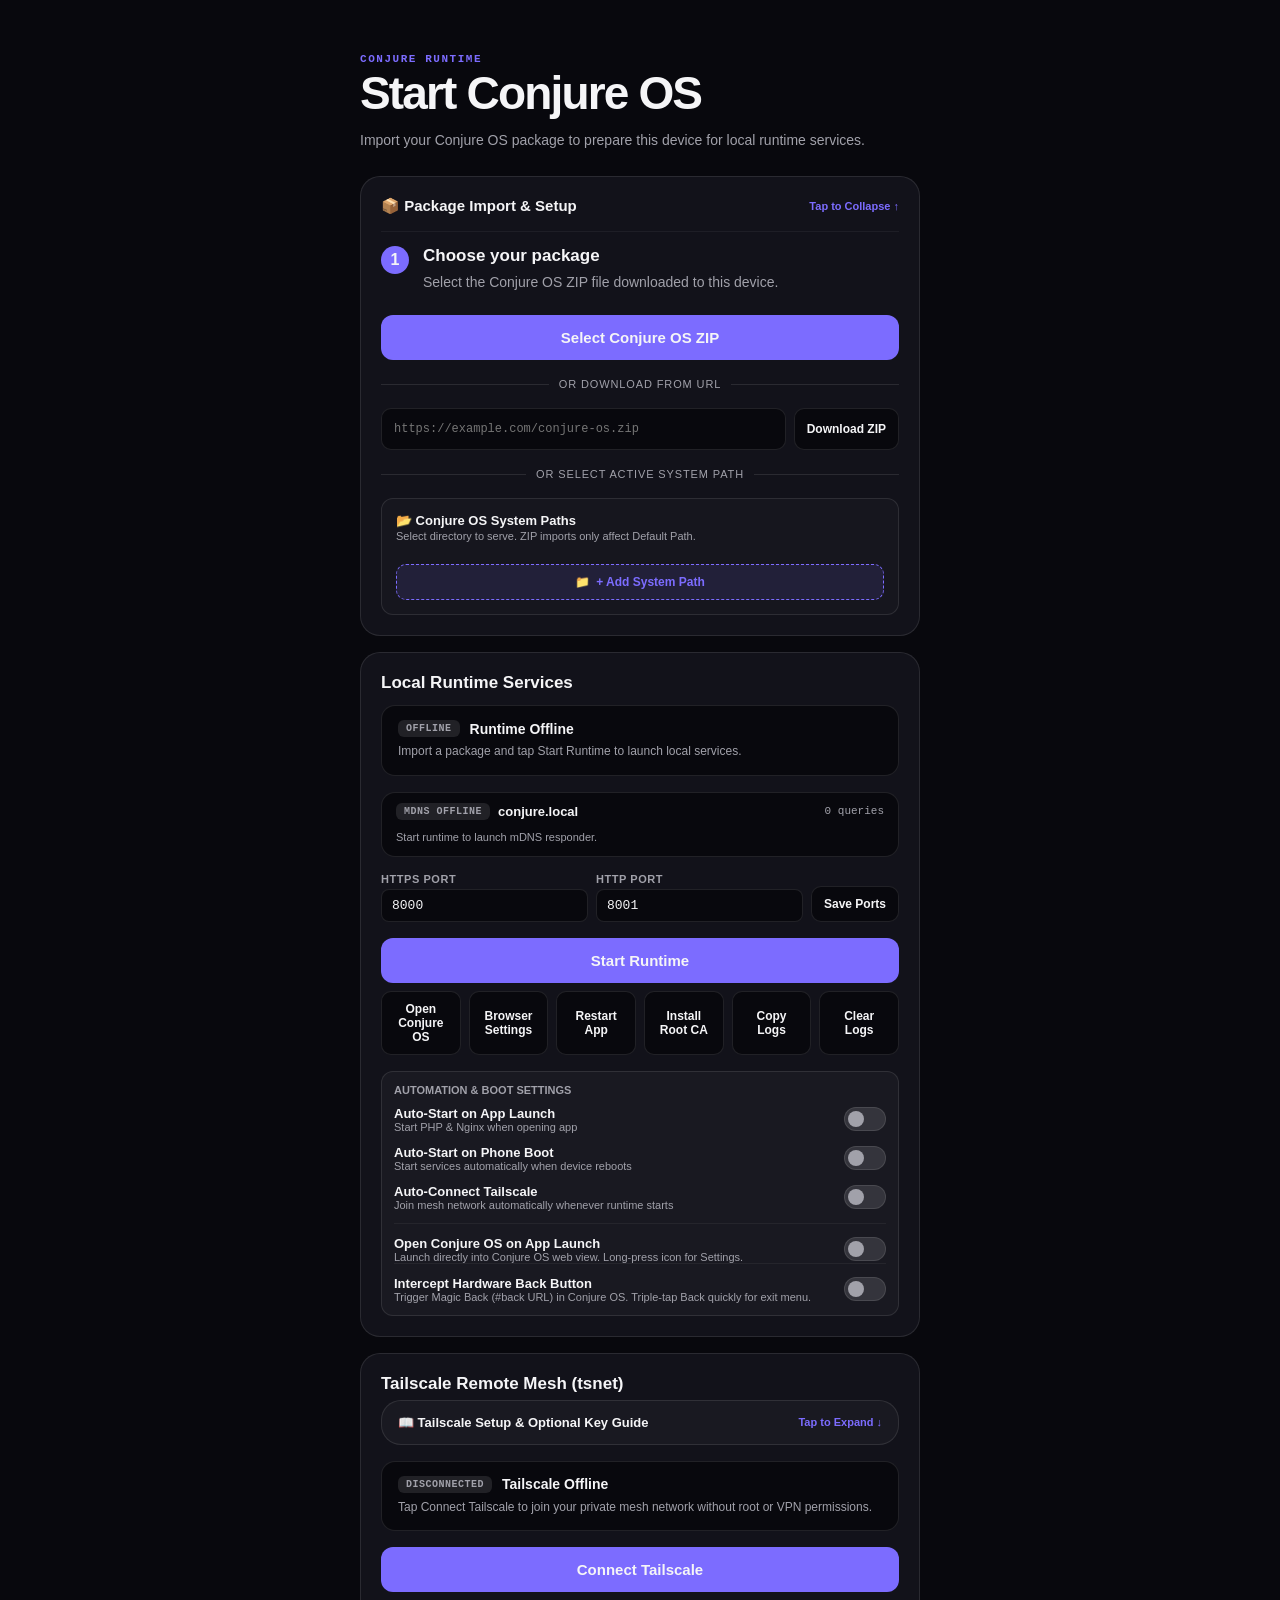
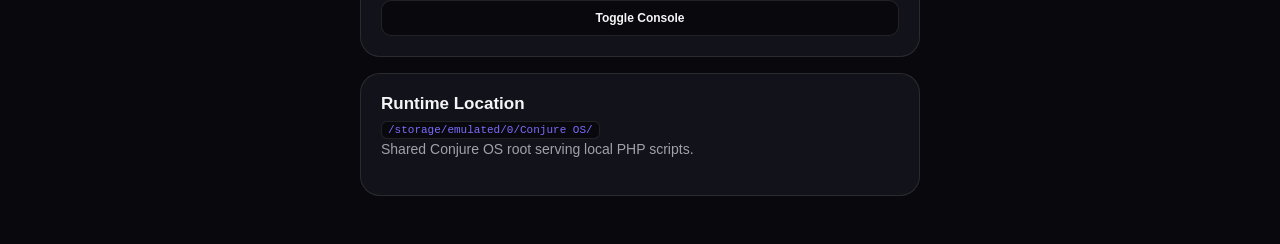
<file: apps/ApkStudio/data/projects/ConjureRuntime/assets/index.html>
<!DOCTYPE html>
<html lang="en">
<head>
    <meta charset="UTF-8">
    <meta name="viewport" content="width=device-width, initial-scale=1.0, maximum-scale=1.0, user-scalable=no">
    <meta name="theme-color" content="#08080d">
    <meta name="apple-mobile-web-app-status-bar-style" content="black-translucent">
    <title>Conjure Runtime</title>
    <link rel="stylesheet" href="css/style.css">
</head>
<body>
    <main class="shell">
        <header class="hero">
            <span class="eyebrow">CONJURE RUNTIME</span>
            <h1>Start Conjure OS</h1>
            <p>Import your Conjure OS package to prepare this device for local runtime services.</p>
        </header>

        <div id="storage-perm-banner" class="status-card warning" style="display: none; margin-bottom: 16px; border-color: #fbbf24; background: rgba(251, 191, 36, 0.08);">
            <div class="status-header">
                <span class="status-badge starting">ACTION REQUIRED</span>
                <strong class="status-title" style="color: #fbbf24;">Storage Permission Required</strong>
            </div>
            <p class="status-message" style="margin-top: 6px;">Conjure OS requires All Files Access to manage and execute web applications at <code>/sdcard/Conjure OS/</code>.</p>
            <button class="primary-action" type="button" onclick="Runtime.requestStoragePermission()" style="margin-top: 10px; background: #fbbf24; color: #000; font-weight: 800;">Grant Storage Permission</button>
        </div>

        <div id="battery-opt-banner" class="status-card warning" style="display: none; margin-bottom: 16px; border-color: #60a5fa; background: rgba(96, 165, 250, 0.08);">
            <div class="status-header">
                <span class="status-badge starting" style="background: rgba(96, 165, 250, 0.2); color: #60a5fa;">RECOMMENDED</span>
                <strong class="status-title" style="color: #60a5fa;">Unrestricted Battery Usage</strong>
            </div>
            <p class="status-message" style="margin-top: 6px;">Exclude Conjure OS from battery optimization to keep PHP, Nginx, and Tailscale active in the background.</p>
            <button class="primary-action" type="button" onclick="Runtime.requestIgnoreBatteryOptimizations()" style="margin-top: 10px; background: #60a5fa; color: #000; font-weight: 800;">Disable Battery Throttling</button>
        </div>

        <!-- Collapsible Package Import Accordion -->
        <details id="pkg-panel-details" class="panel" open style="margin-bottom: 16px; padding: 20px; overflow: hidden;">
            <summary style="font-size: 15px; font-weight: 700; color: var(--text-primary); cursor: pointer; user-select: none; display: flex; justify-content: space-between; align-items: center; list-style: none;">
                <span>📦 Package Import & Setup</span>
                <span id="pkg-panel-badge" style="font-size: 11px; color: var(--primary-accent); font-weight: 600;">Tap to Collapse &uarr;</span>
            </summary>

            <div style="margin-top: 16px; border-top: 1px solid rgba(255, 255, 255, 0.05); padding-top: 14px;">
                <div class="step">
                    <span class="step-number">1</span>
                    <div>
                        <h2>Choose your package</h2>
                        <p>Select the Conjure OS ZIP file downloaded to this device.</p>
                    </div>
                </div>

                <button class="primary-action" type="button" onclick="Runtime.selectPackage()">
                    Select Conjure OS ZIP
                </button>

                <div class="divider"><span>or download from URL</span></div>

                <div class="url-form">
                    <input
                        id="package-url"
                        type="url"
                        inputmode="url"
                        placeholder="https://example.com/conjure-os.zip"
                        autocomplete="off"
                        autocapitalize="none"
                        spellcheck="false">
                    <button class="secondary-action" type="button" onclick="Runtime.downloadPackage()">
                        Download ZIP
                    </button>
                </div>

                <div class="divider"><span>or select active system path</span></div>

                <div class="system-paths-card" style="margin-top: 12px; padding: 14px; background: rgba(255, 255, 255, 0.02); border: 1px solid var(--border-color); border-radius: 12px;">
                    <div style="margin-bottom: 12px;">
                        <strong style="font-size: 13px; color: var(--text-primary); display: flex; align-items: center; gap: 6px;">
                            📂 Conjure OS System Paths
                        </strong>
                        <span style="font-size: 11px; color: var(--text-secondary); display: block; margin-top: 2px;">
                            Select directory to serve. ZIP imports only affect Default Path.
                        </span>
                    </div>

                    <div id="system-paths-list" style="display: flex; flex-direction: column; gap: 8px;">
                        <!-- Dynamically rendered system path cards -->
                    </div>

                    <button class="secondary-action" type="button" onclick="Runtime.openFolderPicker()" style="width: 100%; margin-top: 10px; padding: 10px; font-size: 12px; font-weight: 700; background: rgba(124, 108, 255, 0.12); border: 1px dashed var(--primary-accent); color: var(--primary-accent); display: flex; align-items: center; justify-content: center; gap: 6px;">
                        <span>📁</span> + Add System Path
                    </button>
                </div>
            </div>
        </details>

        <section class="panel secondary-panel">
            <h2>Local Runtime Services</h2>

            <!-- SINGLE SOURCE OF TRUTH MASTER STATUS CARD -->
            <div class="status-card" id="status-card">
                <div class="status-header">
                    <span class="status-badge stopped" id="status-badge">OFFLINE</span>
                    <strong class="status-title" id="status-title">Runtime Offline</strong>
                </div>
                <p id="status-message" class="status-message">Import a package and tap Start Runtime to launch local services.</p>
            </div>

            <!-- DEDICATED MDNS STATUS CARD -->
            <div id="mdns-status-card" class="status-card" style="margin-top: 8px; padding: 10px 14px;">
                <div class="status-header" style="justify-content: space-between; align-items: center;">
                    <div style="display: flex; align-items: center; gap: 8px;">
                        <span class="status-badge offline" id="mdns-status-badge">mDNS OFFLINE</span>
                        <strong class="status-title" id="mdns-status-title" style="font-size: 13px;">conjure.local</strong>
                    </div>
                    <span id="mdns-query-count" style="font-size: 11px; font-family: var(--font-mono); color: var(--text-secondary);">0 queries</span>
                </div>
                <p id="mdns-status-message" class="status-message" style="margin-top: 4px; font-size: 11px;">Start runtime to launch mDNS responder.</p>
            </div>

            <div class="port-config-grid">
                <div class="port-field">
                    <label for="inp-https-port">HTTPS Port</label>
                    <input id="inp-https-port" type="number" min="1024" max="65535" value="8000">
                </div>
                <div class="port-field">
                    <label for="inp-http-port">HTTP Port</label>
                    <input id="inp-http-port" type="number" min="1024" max="65535" value="8001">
                </div>
                <button class="secondary-action btn-save-ports" type="button" onclick="Runtime.savePorts()">Save Ports</button>
            </div>

            <div class="runtime-actions">
                <button class="primary-action" id="btn-toggle-runtime" type="button" onclick="Runtime.toggleRuntime()">Start Runtime</button>
                <button class="secondary-action" type="button" onclick="Runtime.openConjureOsWrapper()">Open Conjure OS</button>
                <button class="secondary-action" type="button" onclick="Runtime.openBrowserSettings()">Browser Settings</button>
                <button class="secondary-action" type="button" onclick="Runtime.restartApp()">Restart App</button>
                <button class="secondary-action" type="button" onclick="Runtime.installRootCa()">Install Root CA</button>
                <button class="secondary-action" type="button" onclick="Runtime.copyLogs()">Copy Logs</button>
                <button class="secondary-action" type="button" onclick="Runtime.clearLogs()">Clear Logs</button>
            </div>

            <!-- Overwrite Package Confirmation Modal -->
            <div id="overwrite-confirm-modal" class="modal-overlay" style="display: none;">
                <div class="modal-card" style="max-width: 440px; text-align: left;">
                    <div class="modal-header">
                        <span class="eyebrow" style="color: #f87171;">⚠️ DANGER ZONE</span>
                        <h2 style="margin: 4px 0 0 0; font-size: 19px; color: var(--text-primary);">Confirm Package Overwrite</h2>
                    </div>

                    <div class="modal-body" style="margin: 16px 0; font-size: 13px; line-height: 1.5; color: var(--text-secondary);">
                        <p style="margin-bottom: 12px; color: var(--text-primary);">
                            An existing Conjure OS installation was detected on this device.
                        </p>

                        <div style="padding: 10px 12px; background: rgba(248, 113, 113, 0.08); border: 1px solid rgba(248, 113, 113, 0.25); border-radius: 10px; margin-bottom: 14px;">
                            <span style="font-size: 11px; font-weight: 700; color: #f87171; text-transform: uppercase; display: block; margin-bottom: 4px;">Target Directory To Be Deleted:</span>
                            <code id="overwrite-target-path" style="font-family: var(--font-mono); font-size: 13px; font-weight: 700; color: #f87171; word-break: break-all;">/sdcard/Conjure OS/</code>
                        </div>

                        <p style="margin-bottom: 10px; font-size: 12px;">
                            To prevent accidental data loss, please type the full folder path above into the box below to confirm complete deletion of the existing installation:
                        </p>

                        <input id="inp-overwrite-path" type="text" placeholder="/sdcard/Conjure OS/" oninput="Runtime.onOverwritePathInput()" style="width: 100%; padding: 12px; border: 1px solid var(--border-color); border-radius: 10px; background: var(--bg-color); color: var(--text-primary); font-family: var(--font-mono); font-size: 13px; outline: none; box-sizing: border-box;" autocomplete="off" autocapitalize="none" spellcheck="false">

                        <div id="overwrite-path-status" style="font-size: 11px; font-weight: 600; margin-top: 6px; min-height: 16px; color: var(--text-secondary);">
                            Awaiting full path entry...
                        </div>
                    </div>

                    <div class="modal-actions" style="display: flex; gap: 8px; justify-content: flex-end; margin-top: 18px;">
                        <button class="secondary-action" type="button" onclick="Runtime.closeOverwriteModal()">Cancel</button>
                        <button id="btn-confirm-overwrite" class="primary-action btn-danger-toggle" type="button" onclick="Runtime.confirmOverwrite()" disabled style="width: auto; padding: 10px 18px; opacity: 0.4; cursor: not-allowed;">Delete & Overwrite</button>
                    </div>
                </div>
            </div>

            <!-- Installation Progress Modal -->
            <div id="import-progress-modal" class="modal-overlay" style="display: none; z-index: 2000;">
                <div class="modal-card" style="text-align: center;">
                    <div class="status-badge starting" id="import-progress-badge" style="display: inline-block; margin-bottom: 12px;">IMPORTING</div>
                    <h2 id="import-progress-title" style="margin: 0 0 8px 0; font-size: 18px;">Preparing Package...</h2>
                    <p id="import-progress-msg" style="font-size: 13px; color: var(--text-secondary); margin-bottom: 16px;">Extracting and staging Conjure OS files into storage...</p>

                    <div class="progress-bar-wrap" style="width: 100%; height: 6px; background: var(--bg-color); border-radius: 3px; overflow: hidden; margin-bottom: 16px; border: 1px solid var(--border-color);">
                        <div id="import-progress-bar" style="width: 15%; height: 100%; background: var(--primary-accent); border-radius: 3px; transition: width 0.3s ease;"></div>
                    </div>

                    <div id="import-modal-actions" style="display: none; justify-content: center; margin-top: 12px;">
                        <button class="primary-action" type="button" onclick="Runtime.closeImportModal()" style="width: auto; padding: 10px 24px;">Done</button>
                    </div>
                </div>
            </div>

            <!-- Install Root CA Overlay Modal -->
            <div id="ca-modal" class="modal-overlay" style="display: none;">
                <div class="modal-card">
                    <div class="modal-header">
                        <span class="eyebrow">ROOT CA INSTALLATION</span>
                        <h2 style="margin: 4px 0 0 0; font-size: 19px;">Install Root Certificate</h2>
                    </div>
                    
                    <div class="modal-body" style="margin: 16px 0; font-size: 13px; line-height: 1.6; color: var(--text-secondary);">
                        <div style="padding: 10px 12px; background: rgba(52, 211, 153, 0.1); border: 1px solid rgba(52, 211, 153, 0.25); border-radius: 10px; margin-bottom: 14px; color: var(--success); font-weight: 600;">
                            ✓ Certificate saved to <code>Downloads/Conjure-Runtime-Root-CA.crt</code>
                        </div>
                        
                        <p style="margin-bottom: 10px; color: var(--text-primary); font-weight: 600;">Follow these steps in System Settings:</p>
                        <ol style="margin: 0; padding-left: 20px; display: flex; flex-direction: column; gap: 8px;">
                            <li>Tap <strong>Open Main Settings</strong> below.</li>
                            <li>Tap the <strong>Search icon / bar</strong> in Settings.</li>
                            <li>Type <code>certificate</code> and select <strong>Install certificate</strong> (or <em>CA Certificate</em>).</li>
                            <li>Select <code>Conjure-Runtime-Root-CA.crt</code> (labeled <strong>Conjure Runtime Root CA</strong>) from Downloads.</li>
                        </ol>
                    </div>

                    <div class="modal-actions" style="display: flex; gap: 8px; justify-content: flex-end; margin-top: 18px;">
                        <button class="secondary-action" type="button" onclick="Runtime.closeCaModal()">Cancel</button>
                        <button class="primary-action" type="button" onclick="Runtime.proceedToSettings()" style="width: auto; padding: 10px 16px;">Open Main Settings &rarr;</button>
                    </div>
                </div>
            </div>

            <div class="form-group" style="margin-top: 16px; padding: 12px; background: rgba(255, 255, 255, 0.03); border: 1px solid var(--border-color); border-radius: 12px;">
                <strong style="display: block; font-size: 11px; text-transform: uppercase; color: var(--text-secondary); margin-bottom: 10px;">Automation & Boot Settings</strong>
                
                <div style="display: flex; align-items: center; justify-content: space-between; margin-bottom: 12px;">
                    <div>
                        <div style="font-size: 13px; font-weight: 600; color: var(--text-primary);">Auto-Start on App Launch</div>
                        <div style="font-size: 11px; color: var(--text-secondary);">Start PHP & Nginx when opening app</div>
                    </div>
                    <label class="switch">
                        <input type="checkbox" id="chk-auto-launch" onchange="Runtime.saveAutoStartSettings()">
                        <span class="switch-slider"></span>
                    </label>
                </div>

                <div style="display: flex; align-items: center; justify-content: space-between; margin-bottom: 12px;">
                    <div>
                        <div style="font-size: 13px; font-weight: 600; color: var(--text-primary);">Auto-Start on Phone Boot</div>
                        <div style="font-size: 11px; color: var(--text-secondary);">Start services automatically when device reboots</div>
                    </div>
                    <label class="switch">
                        <input type="checkbox" id="chk-auto-boot" onchange="Runtime.saveAutoStartSettings()">
                        <span class="switch-slider"></span>
                    </label>
                </div>

                <div style="display: flex; align-items: center; justify-content: space-between; margin-bottom: 12px;">
                    <div>
                        <div style="font-size: 13px; font-weight: 600; color: var(--text-primary);">Auto-Connect Tailscale</div>
                        <div style="font-size: 11px; color: var(--text-secondary);">Join mesh network automatically whenever runtime starts</div>
                    </div>
                    <label class="switch">
                        <input type="checkbox" id="chk-auto-tailscale" onchange="Runtime.saveAutoStartSettings()">
                        <span class="switch-slider"></span>
                    </label>
                </div>

                <div style="display: flex; align-items: center; justify-content: space-between; padding-top: 12px; border-top: 1px solid rgba(255, 255, 255, 0.05);">
                    <div>
                        <div style="font-size: 13px; font-weight: 600; color: var(--text-primary);">Open Conjure OS on App Launch</div>
                        <div style="font-size: 11px; color: var(--text-secondary);">Launch directly into Conjure OS web view. Long-press icon for Settings.</div>
                    </div>
                    <label class="switch">
                        <input type="checkbox" id="chk-open-conjure-default" onchange="Runtime.saveOpenConjureOsByDefault()">
                        <span class="switch-slider"></span>
                    </label>
                </div>

                <div style="display: flex; align-items: center; justify-content: space-between; padding-top: 12px; border-top: 1px solid rgba(255, 255, 255, 0.05);">
                    <div>
                        <div style="font-size: 13px; font-weight: 600; color: var(--text-primary);">Intercept Hardware Back Button</div>
                        <div style="font-size: 11px; color: var(--text-secondary);">Trigger Magic Back (#back URL) in Conjure OS. Triple-tap Back quickly for exit menu.</div>
                    </div>
                    <label class="switch">
                        <input type="checkbox" id="chk-intercept-back" onchange="Runtime.saveInterceptBackButton()">
                        <span class="switch-slider"></span>
                    </label>
                </div>
            </div>

            <div id="active-links-box" class="active-links-box" style="display: none;">
                <strong>Active Access Links</strong>
                <div id="active-links-list"></div>
            </div>
        </section>

        <section class="panel secondary-panel">
            <h2>Tailscale Remote Mesh (tsnet)</h2>

            <!-- Consolidated Collapsible Setup & Key Guide -->
            <details id="ts-guide-details" style="margin-bottom: 16px; background: rgba(255, 255, 255, 0.03); border: 1px solid var(--border-color); border-radius: var(--radius-container); overflow: hidden;">
                <summary style="padding: 14px 16px; font-size: 13px; font-weight: 700; color: var(--text-primary); cursor: pointer; user-select: none; display: flex; justify-content: space-between; align-items: center; list-style: none;">
                    <span>📖 Tailscale Setup & Optional Key Guide</span>
                    <span style="font-size: 11px; color: var(--primary-accent); font-weight: 600;">Tap to Expand &darr;</span>
                </summary>

                <div style="padding: 0 16px 16px 16px; font-size: 12px; color: var(--text-secondary); line-height: 1.6; border-top: 1px solid rgba(255, 255, 255, 0.05);">
                    <p style="margin: 12px 0 14px 0; color: var(--text-primary); font-size: 13px;">
                        <strong>What is Tailscale?</strong> Tailscale provides a free, private, end-to-end encrypted connection to access Conjure OS securely from any device in the world (laptop, tablet, or phone) without opening public ports.
                    </p>

                    <strong style="color: var(--text-primary); display: block; margin-bottom: 4px; font-size: 13px;">Step 1: Enable MagicDNS & HTTPS Certificates</strong>
                    <p style="margin-bottom: 12px; font-size: 12px;">
                        Create an account at <a href="https://tailscale.com" target="_blank" style="color: var(--primary-accent); text-decoration: none; font-weight: 700;">Tailscale.com &rarr;</a>. Then open <a href="https://login.tailscale.com/admin/dns" target="_blank" style="color: var(--primary-accent); text-decoration: none; font-weight: 700;">Tailscale Admin DNS Settings &rarr;</a> and ensure both <strong>MagicDNS</strong> and <strong>HTTPS Certificates</strong> are toggled ON.
                    </p>

                    <strong style="color: var(--text-primary); display: block; margin-bottom: 4px; font-size: 13px;">Step 2: Cross-Device Remote Access</strong>
                    <p style="margin-bottom: 12px; font-size: 12px;">
                        Install the official <a href="https://tailscale.com/download" target="_blank" style="color: var(--primary-accent); text-decoration: none; font-weight: 700;">Tailscale Client App &rarr;</a> on your other devices and log into the same account to access Conjure OS using your unique MagicDNS URL.
                    </p>

                    <strong style="color: var(--text-primary); display: block; margin-bottom: 4px; font-size: 13px;">Step 3: (Optional) Automated Domain Reclaiming Key</strong>
                    <p style="margin-bottom: 12px; font-size: 12px;">
                        An API key (<code>tskey-api-...</code>) or OAuth Secret (<code>tskey-client-...</code>) is completely optional! Entering a key allows Conjure Runtime to automatically purge stale duplicate nodes and reclaim your clean <code>https://conjure.<tailnet>.ts.net</code> domain name on launch.
                    </p>

                    <div style="margin-top: 14px; padding: 12px; background: rgba(0, 0, 0, 0.25); border: 1px solid var(--border-color); border-radius: 12px;">
                        <div style="display: flex; justify-content: space-between; align-items: center; margin-bottom: 6px;">
                            <label for="inp-ts-apikey" style="font-size: 11px; font-weight: 700; color: var(--text-secondary); text-transform: uppercase;">
                                Tailscale API Key / OAuth Secret
                            </label>
                            <a href="https://login.tailscale.com/admin/settings/keys" target="_blank" style="color: var(--primary-accent); font-size: 11px; text-decoration: none; font-weight: 600;">Get Key &rarr;</a>
                        </div>

                        <div style="display: flex; gap: 8px; align-items: center;">
                            <div style="position: relative; flex: 1; display: flex; align-items: center;">
                                <input id="inp-ts-apikey" type="password" placeholder="Paste tskey-api-... or tskey-client-... here" style="width: 100%; padding: 10px 38px 10px 10px; border: 1px solid var(--border-color); border-radius: 8px; background: var(--bg-color); color: var(--text-primary); font-family: var(--font-mono); font-size: 12px;" autocomplete="off" autocapitalize="none" spellcheck="false">
                                <button type="button" id="btn-toggle-key-visibility" onclick="Runtime.toggleKeyVisibility()" title="Show/Hide Key" style="position: absolute; right: 6px; background: none; border: none; color: var(--text-secondary); cursor: pointer; padding: 4px; display: flex; align-items: center; justify-content: center;">
                                    <svg id="eye-icon" xmlns="http://www.w3.org/2000/svg" width="16" height="16" viewBox="0 0 24 24" fill="none" stroke="currentColor" stroke-width="2" stroke-linecap="round" stroke-linejoin="round"><path d="M2 12s3-7 10-7 10 7 10 7-3 7-10 7-10-7-10-7Z"/><circle cx="12" cy="12" r="3"/></svg>
                                </button>
                            </div>
                            <button class="secondary-action" type="button" onclick="Runtime.saveTailscaleApiKey()" style="white-space: nowrap; height: 38px;">Save Key</button>
                        </div>
                        <p id="ts-key-status" style="font-size: 11px; color: var(--text-secondary); margin-top: 6px; margin-bottom: 0;"></p>
                    </div>
                </div>
            </details>

            <!-- Name Collision Warning Banner -->
            <div id="ts-collision-banner" class="status-card warning" style="display: none; margin-bottom: 14px; border-color: #f59e0b; background: rgba(245, 158, 11, 0.08);">
                <div class="status-header" style="justify-content: space-between; align-items: center;">
                    <div style="display: flex; align-items: center; gap: 8px;">
                        <span class="status-badge starting" style="background: rgba(245, 158, 11, 0.2); color: #f59e0b;">NAME COLLISION</span>
                        <strong class="status-title" style="color: #f59e0b; font-size: 13px;">Numbered Domain Created</strong>
                    </div>
                    <button type="button" class="secondary-action btn-sm" onclick="Runtime.dismissCollisionBanner()" title="Dismiss Warning" style="padding: 2px 8px; font-size: 11px;">Dismiss</button>
                </div>
                
                <div class="status-message" style="margin-top: 8px; font-size: 12px; color: var(--text-secondary); line-height: 1.5;">
                    <p style="margin-bottom: 8px;">
                        Tailscale assigned <code id="ts-collision-domain" style="color: #f59e0b;">conjure-1...</code> because an older node named <strong>conjure</strong> already exists on your Tailnet.
                    </p>
                    
                    <strong style="color: var(--text-primary); display: block; margin-bottom: 4px;">To reclaim the clean <code>conjure</code> domain:</strong>
                    <ol style="margin: 0 0 10px 0; padding-left: 20px; display: flex; flex-direction: column; gap: 4px;">
                        <li>Open the <a href="https://login.tailscale.com/admin/machines" target="_blank" style="color: var(--primary-accent); font-weight: 700;">Tailscale Machines Console &rarr;</a></li>
                        <li>Find and <strong>Remove / Delete</strong> the old offline <code>conjure</code> node entry.</li>
                        <li>Tap <strong>Log Out Tailscale</strong> below to clean up local credentials.</li>
                        <li>Tap <strong>Connect Tailscale</strong> to reconnect and bind to <code>conjure</code>.</li>
                    </ol>
                </div>
            </div>

            <div class="status-card" id="ts-status-card">
                <div class="status-header">
                    <span class="status-badge offline" id="ts-status-badge">DISCONNECTED</span>
                    <strong class="status-title" id="ts-status-title">Tailscale Offline</strong>
                </div>
                <p id="ts-status-message" class="status-message">Tap Connect Tailscale to join your private mesh network without root or VPN permissions.</p>
            </div>

            <!-- Tailscale Auth Prompt -->
            <div id="ts-auth-box" class="ts-auth-box" style="display: none;">
                <strong>Authentication Required</strong>
                <p>Your embedded node requires standard Tailscale authorization.</p>
                <button class="primary-action btn-ts-login" type="button" onclick="Runtime.openTailscaleAuthUrl()">
                    Login to Tailscale
                </button>
            </div>

            <!-- Connected Tailnet Links -->
            <div id="ts-links-box" class="active-links-box" style="display: none;">
                <strong>Active Tailnet Link</strong>
                <div class="active-link-row">
                    <span>MagicDNS Domain</span>
                    <span id="ts-dns-val">-</span>
                </div>
            </div>

            <div class="runtime-actions">
                <button class="primary-action" id="btn-toggle-tailscale" type="button" onclick="Runtime.toggleTailscale()">Connect Tailscale</button>
                <button class="secondary-action" type="button" onclick="Runtime.toggleTailscaleConsole()">Toggle Console</button>
                <button class="secondary-action btn-danger-action" id="btn-logout-tailscale" type="button" onclick="Runtime.logoutTailscale()" style="display: none;">Log Out Tailscale</button>
            </div>

            <!-- Tailscale Live Debug Console -->
            <div id="ts-console-wrapper" class="ts-console-wrapper" style="display: none;">
                <div class="ts-console-header">
                    <span>Tailscale Debug Log</span>
                    <div style="display: flex; gap: 6px;">
                        <button class="secondary-action btn-sm" type="button" onclick="Runtime.copyTailscaleLog()">Copy Log</button>
                        <button class="secondary-action btn-sm" type="button" onclick="Runtime.refreshTailscaleConsole()">Refresh Log</button>
                    </div>
                </div>
                <pre id="ts-console-output" class="ts-console-output">Console waiting for Tailscale process...</pre>
            </div>
        </section>

        <section class="panel secondary-panel">
            <h2>Runtime Location</h2>
            <code id="lbl-active-runtime-path">/storage/emulated/0/Conjure OS/</code>
            <p id="lbl-active-runtime-desc">Shared Conjure OS root serving local PHP scripts.</p>
        </section>
    </main>

    <script src="js/app.js"></script>
</body>
</html>
</file>
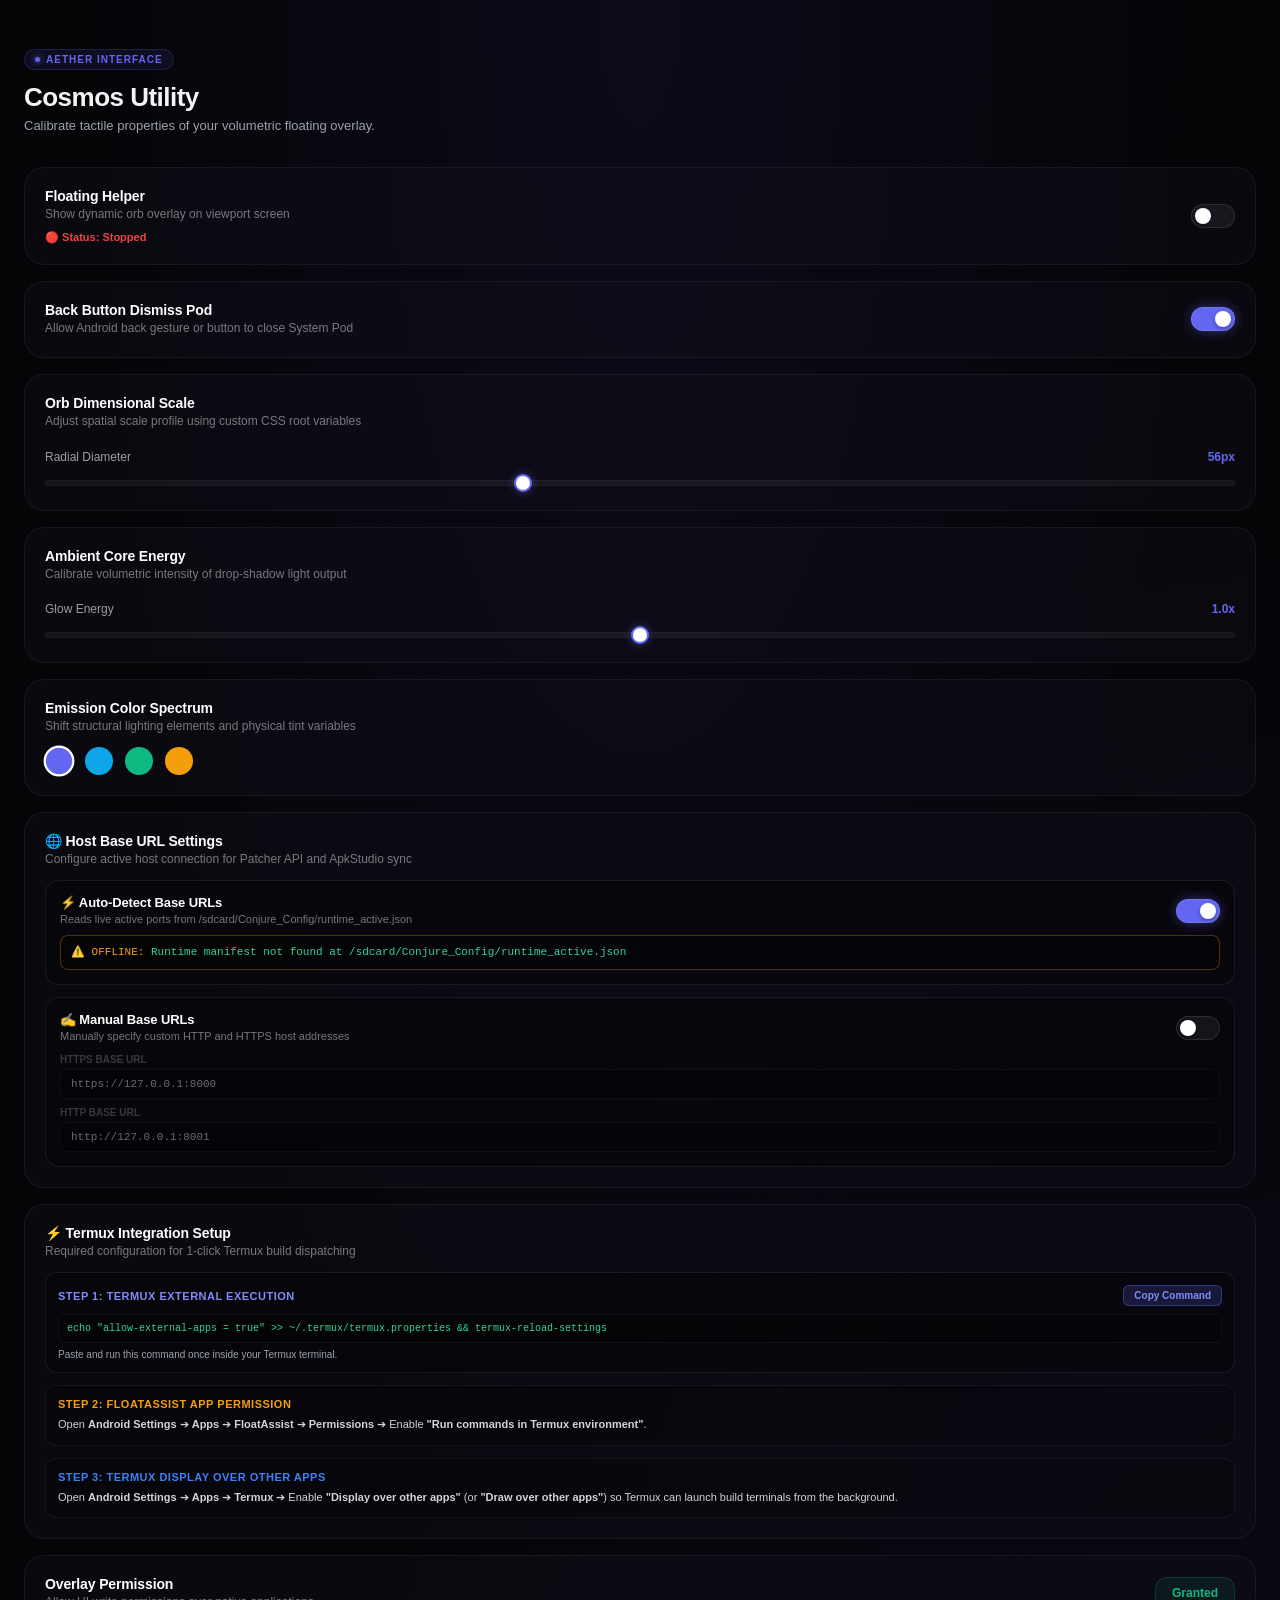
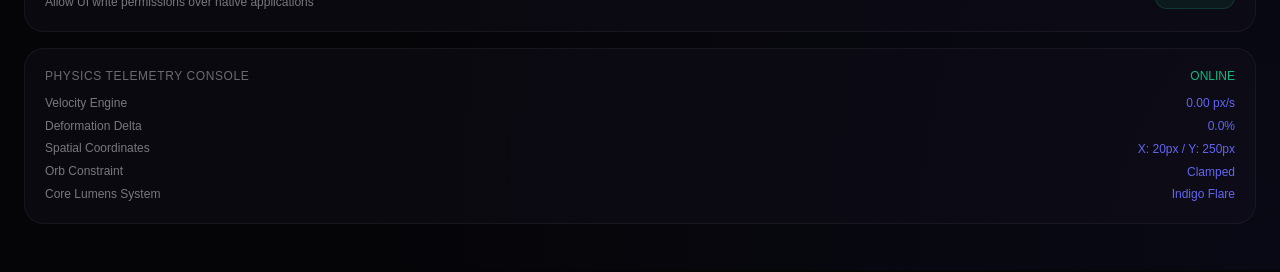
<file: apps/ApkStudio/data/projects/FloatAssist/assets/index.html>
<!DOCTYPE html>
<html lang="en">
<head>
  <meta charset="UTF-8">
  <meta name="viewport" content="width=device-width, initial-scale=1.0, maximum-scale=1.0, user-scalable=no">
  <title>Cosmos Utility</title>
  <link rel="stylesheet" href="css/style.css">
</head>
<body>
  <div class="dash-header">
    <div class="dash-badge">
      <div class="dash-badge-dot"></div>
      Aether Interface
    </div>
    <h1 class="dash-title">Cosmos Utility</h1>
    <p class="dash-desc">Calibrate tactile properties of your volumetric floating overlay.</p>
  </div>

  <!-- Card: Toggle -->
  <div class="dash-card">
    <div class="card-row">
      <div class="card-info">
        <span class="card-title">Floating Helper</span>
        <span class="card-desc">Show dynamic orb overlay on viewport screen</span>
        <span id="txtServiceStatus" style="font-size: 11px; font-weight: bold; color: #ef4444; margin-top: 6px;">🔴 Status: Stopped</span>
      </div>
      <label class="switch">
        <input type="checkbox" id="toggleHelper">
        <span class="switch-slider"></span>
      </label>
    </div>
  </div>

  <!-- Card: Back Gesture Dismiss -->
  <div class="dash-card">
    <div class="card-row">
      <div class="card-info">
        <span class="card-title">Back Button Dismiss Pod</span>
        <span class="card-desc">Allow Android back gesture or button to close System Pod</span>
      </div>
      <label class="switch">
        <input type="checkbox" id="toggleDismissBack" checked>
        <span class="switch-slider"></span>
      </label>
    </div>
  </div>

  <!-- Card: Size -->
  <div class="dash-card">
    <div class="card-info">
      <span class="card-title">Orb Dimensional Scale</span>
      <span class="card-desc">Adjust spatial scale profile using custom CSS root variables</span>
    </div>
    <div class="slider-control">
      <div class="slider-header">
        <span>Radial Diameter</span>
        <span class="slider-value" id="valSize">56px</span>
      </div>
      <input type="range" min="40" max="80" value="56" class="custom-slider" id="sliderSize">
    </div>
  </div>

  <!-- Card: Glow -->
  <div class="dash-card">
    <div class="card-info">
      <span class="card-title">Ambient Core Energy</span>
      <span class="card-desc">Calibrate volumetric intensity of drop-shadow light output</span>
    </div>
    <div class="slider-control">
      <div class="slider-header">
        <span>Glow Energy</span>
        <span class="slider-value" id="valGlow">1.0x</span>
      </div>
      <input type="range" min="0" max="20" value="10" class="custom-slider" id="sliderGlow">
    </div>
  </div>

  <!-- Card: Spectrum -->
  <div class="dash-card">
    <div class="card-info">
      <span class="card-title">Emission Color Spectrum</span>
      <span class="card-desc">Shift structural lighting elements and physical tint variables</span>
    </div>
    <div class="color-row">
      <div class="color-dot" data-color="#6366f1" data-rgb="99, 102, 241" data-name="Indigo Flare" style="background: #6366f1;"></div>
      <div class="color-dot" data-color="#0ea5e9" data-rgb="14, 165, 233" data-name="Aurora Teal" style="background: #0ea5e9;"></div>
      <div class="color-dot" data-color="#10b981" data-rgb="16, 185, 129" data-name="Sol Emerald" style="background: #10b981;"></div>
      <div class="color-dot" data-color="#f59e0b" data-rgb="245, 158, 11" data-name="Amber Nova" style="background: #f59e0b;"></div>
    </div>
  </div>

  <!-- Card: Host Base URL Settings (Dual Exclusive Toggles) -->
  <div class="dash-card">
    <div class="card-info" style="margin-bottom: 12px;">
      <span class="card-title">🌐 Host Base URL Settings</span>
      <span class="card-desc">Configure active host connection for Patcher API and ApkStudio sync</span>
    </div>

    <!-- Subsection 1: Auto-Detect Runtime Base URLs -->
    <div style="background: rgba(0, 0, 0, 0.3); border: 1px solid rgba(255, 255, 255, 0.08); border-radius: 14px; padding: 14px; margin-bottom: 12px;">
      <div class="card-row" style="margin-bottom: 8px;">
        <div class="card-info">
          <span class="card-title" style="font-size: 13px;">⚡ Auto-Detect Base URLs</span>
          <span class="card-desc" style="font-size: 11px;">Reads live active ports from /sdcard/Conjure_Config/runtime_active.json</span>
        </div>
        <label class="switch">
          <input type="checkbox" id="toggleAutoDetectUrls" checked>
          <span class="switch-slider"></span>
        </label>
      </div>
      <div id="boxAutoDetectedUrls" style="font-size: 11px; font-family: monospace; color: #34d399; background: rgba(0,0,0,0.3); padding: 8px 10px; border-radius: 8px; border: 1px solid rgba(52, 211, 153, 0.2); line-height: 1.5; word-break: break-all;">
        Detecting active runtime...
      </div>
    </div>

    <!-- Subsection 2: Manual Base URLs -->
    <div style="background: rgba(0, 0, 0, 0.3); border: 1px solid rgba(255, 255, 255, 0.08); border-radius: 14px; padding: 14px;">
      <div class="card-row" style="margin-bottom: 10px;">
        <div class="card-info">
          <span class="card-title" style="font-size: 13px;">✍️ Manual Base URLs</span>
          <span class="card-desc" style="font-size: 11px;">Manually specify custom HTTP and HTTPS host addresses</span>
        </div>
        <label class="switch">
          <input type="checkbox" id="toggleManualUrls">
          <span class="switch-slider"></span>
        </label>
      </div>

      <div id="boxManualUrlsInputs" style="display: flex; flex-direction: column; gap: 8px; opacity: 0.5; pointer-events: none; transition: opacity 0.2s;">
        <div>
          <label style="display: block; font-size: 10px; font-weight: 700; color: rgba(255,255,255,0.5); margin-bottom: 4px; text-transform: uppercase;">HTTPS Base URL</label>
          <input type="text" id="inpManualHttpsUrl" style="width: 100%; background: rgba(0,0,0,0.4); border: 1px solid rgba(255,255,255,0.1); border-radius: 8px; padding: 8px 10px; color: #ffffff; font-family: monospace; font-size: 11px; outline: none;" placeholder="https://127.0.0.1:8000">
        </div>
        <div>
          <label style="display: block; font-size: 10px; font-weight: 700; color: rgba(255,255,255,0.5); margin-bottom: 4px; text-transform: uppercase;">HTTP Base URL</label>
          <input type="text" id="inpManualHttpUrl" style="width: 100%; background: rgba(0,0,0,0.4); border: 1px solid rgba(255,255,255,0.1); border-radius: 8px; padding: 8px 10px; color: #ffffff; font-family: monospace; font-size: 11px; outline: none;" placeholder="http://127.0.0.1:8001">
        </div>
      </div>
    </div>
  </div>

  <!-- Card: Termux Integration Setup -->
  <div class="dash-card">
    <div class="card-info" style="margin-bottom: 12px;">
      <span class="card-title">⚡ Termux Integration Setup</span>
      <span class="card-desc">Required configuration for 1-click Termux build dispatching</span>
    </div>

    <!-- Step 1: External App Execution Command -->
    <div style="background: rgba(0, 0, 0, 0.4); border: 1px solid rgba(255, 255, 255, 0.08); border-radius: 12px; padding: 12px; margin-bottom: 12px;">
      <div style="display: flex; justify-content: space-between; align-items: center; margin-bottom: 8px;">
        <span style="font-size: 11px; font-weight: 700; color: #818cf8; text-transform: uppercase; letter-spacing: 0.5px;">Step 1: Termux External Execution</span>
        <button id="btnCopyTermuxCmd" style="background: rgba(99, 102, 241, 0.2); border: 1px solid rgba(99, 102, 241, 0.4); color: #818cf8; font-size: 10px; font-weight: 600; padding: 4px 10px; border-radius: 6px; cursor: pointer; transition: all 0.2s;">Copy Command</button>
      </div>
      <pre id="codeTermuxCmd" style="white-space: pre-wrap; word-break: break-all; margin: 0; font-family: monospace; font-size: 10px; color: #34d399; background: rgba(0,0,0,0.3); padding: 8px; border-radius: 6px; border: 1px solid rgba(255,255,255,0.05);">echo "allow-external-apps = true" >> ~/.termux/termux.properties && termux-reload-settings</pre>
      <div style="font-size: 10px; color: #9ca3af; margin-top: 6px;">Paste and run this command once inside your Termux terminal.</div>
    </div>

    <!-- Step 2: FloatAssist Permission -->
    <div style="background: rgba(0, 0, 0, 0.25); border: 1px solid rgba(255, 255, 255, 0.05); border-radius: 12px; padding: 12px; margin-bottom: 12px;">
      <span style="font-size: 11px; font-weight: 700; color: #f59e0b; text-transform: uppercase; letter-spacing: 0.5px; display: block; margin-bottom: 6px;">Step 2: FloatAssist App Permission</span>
      <p style="font-size: 11px; color: #d1d5db; line-height: 1.5; margin: 0;">
        Open <strong>Android Settings</strong> ➔ <strong>Apps</strong> ➔ <strong>FloatAssist</strong> ➔ <strong>Permissions</strong> ➔ Enable <strong>"Run commands in Termux environment"</strong>.
      </p>
    </div>

    <!-- Step 3: Termux Display Over Other Apps -->
    <div style="background: rgba(0, 0, 0, 0.25); border: 1px solid rgba(255, 255, 255, 0.05); border-radius: 12px; padding: 12px;">
      <span style="font-size: 11px; font-weight: 700; color: #3b82f6; text-transform: uppercase; letter-spacing: 0.5px; display: block; margin-bottom: 6px;">Step 3: Termux Display Over Other Apps</span>
      <p style="font-size: 11px; color: #d1d5db; line-height: 1.5; margin: 0;">
        Open <strong>Android Settings</strong> ➔ <strong>Apps</strong> ➔ <strong>Termux</strong> ➔ Enable <strong>"Display over other apps"</strong> (or <strong>"Draw over other apps"</strong>) so Termux can launch build terminals from the background.
      </p>
    </div>
  </div>

  <!-- Card: Permission -->
  <div class="dash-card">
    <div class="card-row">
      <div class="card-info">
        <span class="card-title">Overlay Permission</span>
        <span class="card-desc">Allow UI write permissions over native applications</span>
      </div>
      <button class="permission-btn" id="btnPermission">
        <span id="lblPermission">Request</span>
      </button>
    </div>
  </div>

  <!-- Card: Telemetry -->
  <div class="dash-card">
    <div class="slider-header" style="margin-bottom: 12px;">
      <span style="text-transform: uppercase; letter-spacing: 0.05em; color: rgba(255,255,255,0.4);">Physics Telemetry Console</span>
      <span style="color: #10b981;">ONLINE</span>
    </div>
    <div class="card-row" style="margin-bottom: 6px;">
      <span class="card-desc">Velocity Engine</span>
      <span class="slider-value" id="telVelocity" style="font-size: 12px; font-weight: normal;">0.00 px/s</span>
    </div>
    <div class="card-row" style="margin-bottom: 6px;">
      <span class="card-desc">Deformation Delta</span>
      <span class="slider-value" id="telDeformation" style="font-size: 12px; font-weight: normal;">0.0%</span>
    </div>
    <div class="card-row" style="margin-bottom: 6px;">
      <span class="card-desc">Spatial Coordinates</span>
      <span class="slider-value" id="telCoords" style="font-size: 12px; font-weight: normal;">X: 20px / Y: 250px</span>
    </div>
    <div class="card-row" style="margin-bottom: 6px;">
      <span class="card-desc">Orb Constraint</span>
      <span class="slider-value" id="telConstraint" style="font-size: 12px; font-weight: normal;">Clamped</span>
    </div>
    <div class="card-row">
      <span class="card-desc">Core Lumens System</span>
      <span class="slider-value" id="telSpectral" style="font-size: 12px; font-weight: normal;">Indigo Flare</span>
    </div>
  </div>

  <script src="js/app.js"></script>
</body>
</html>
</file>
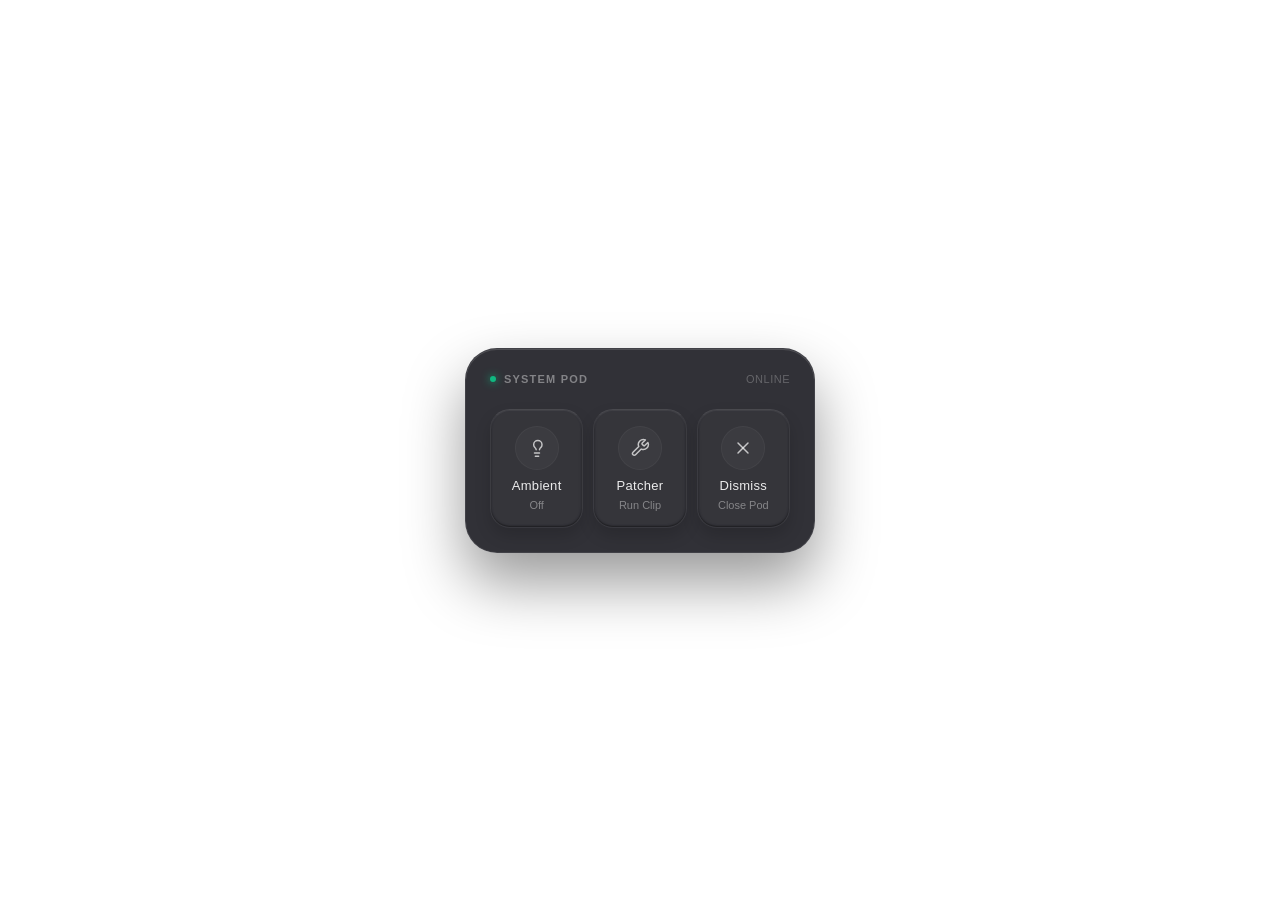
<file: apps/ApkStudio/data/projects/ConjureRuntime/assets/expanded_overlay.html>
<!DOCTYPE html>
<html lang="en">
<head>
  <meta charset="UTF-8">
  <meta name="viewport" content="width=device-width, initial-scale=1.0, maximum-scale=1.0, user-scalable=no">
  <style>
    *, *::before, *::after { box-sizing: border-box; margin: 0; padding: 0; user-select: none; -webkit-tap-highlight-color: transparent; }
    :root {
      --transition-smooth: all 0.3s cubic-bezier(0.25, 1, 0.5, 1);
      --glass-bg: rgba(13, 13, 20, 0.85);
      --glass-border: rgba(255, 255, 255, 0.08);
      --amber-light: #f59e0b;
    }
    body {
      background-color: transparent;
      font-family: -apple-system, BlinkMacSystemFont, "Segoe UI", Roboto, Helvetica, Arial, sans-serif;
      height: 100vh; display: flex; justify-content: center; align-items: center; overflow: hidden;
    }
    .control-pod {
      background: var(--glass-bg);
      border: 1px solid var(--glass-border); border-radius: 32px; padding: 24px; width: 350px;
      box-shadow: 0 30px 60px rgba(0, 0, 0, 0.4), inset 0 1px 0 rgba(255, 255, 255, 0.15);
      transition: border-color 0.6s ease, box-shadow 0.6s ease;
    }
    .pod-header { display: flex; justify-content: space-between; align-items: center; margin-bottom: 24px; }
    .status-indicator { display: flex; align-items: center; gap: 8px; }
    .status-dot { width: 6px; height: 6px; border-radius: 50%; background-color: #10b981; box-shadow: 0 0 8px #10b981; animation: pulseDot 2s infinite ease-in-out; }
    .status-text { font-size: 11px; font-weight: 600; letter-spacing: 1.2px; color: rgba(255, 255, 255, 0.4); text-transform: uppercase; }
    .pod-tag { font-size: 11px; font-weight: 500; color: rgba(255, 255, 255, 0.25); letter-spacing: 0.5px; }
    .tiles-grid { display: grid; grid-template-columns: repeat(3, 1fr); gap: 10px; }
    .tile {
      position: relative; background: rgba(255, 255, 255, 0.02);
      border-top: 1px solid rgba(255, 255, 255, 0.1); border-bottom: 1px solid rgba(255, 255, 255, 0.02); border-left: 1px solid rgba(255, 255, 255, 0.04); border-right: 1px solid rgba(255, 255, 255, 0.04);
      border-radius: 20px; padding: 16px 8px; cursor: pointer; display: flex; flex-direction: column; align-items: center; justify-content: center; gap: 8px; outline: none; color: #ffffff; overflow: hidden;
      box-shadow: inset 0 1px 1px rgba(255, 255, 255, 0.08), inset 0 -1px 2px rgba(0, 0, 0, 0.5), 0 8px 16px rgba(0, 0, 0, 0.15);
      transition: var(--transition-smooth);
    }
    .tile:active { transform: scale(0.95); }
    .tile-light.is-active {
      background: rgba(245, 158, 11, 0.04); border-top-color: rgba(245, 158, 11, 0.3); border-left-color: rgba(245, 158, 11, 0.1); border-right-color: rgba(245, 158, 11, 0.1); border-bottom-color: rgba(245, 158, 11, 0.05);
      animation: tileBreathe 3s infinite ease-in-out;
    }
    .tile-light::before {
      content: ''; position: absolute; inset: 0; background: radial-gradient(circle at center, rgba(245, 158, 11, 0.12) 0%, rgba(245, 158, 11, 0) 80%); opacity: 0; transition: opacity 0.5s ease; pointer-events: none;
    }
    .tile-light.is-active::before { opacity: 1; }
    .tile-close:active {
      transform: scale(0.96, 0.90) translateY(1px); background: rgba(239, 68, 68, 0.15); box-shadow: inset 0 2px 4px rgba(0, 0, 0, 0.5), inset 0 -1px 0 rgba(255, 255, 255, 0.05);
    }
    .icon-wrapper {
      position: relative; width: 44px; height: 44px; border-radius: 50%; background: rgba(255, 255, 255, 0.03); display: flex; align-items: center; justify-content: center; border: 1px solid rgba(255, 255, 255, 0.04); transition: var(--transition-smooth);
    }
    .icon-bulb, .icon-close { width: 20px; height: 20px; stroke: rgba(255, 255, 255, 0.7); stroke-width: 1.75px; fill: none; transition: var(--transition-smooth); }
    .tile-light.is-active .icon-wrapper { background: rgba(245, 158, 11, 0.15); border-color: rgba(245, 158, 11, 0.3); box-shadow: 0 0 15px rgba(245, 158, 11, 0.15); }
    .tile-light.is-active .icon-bulb { stroke: var(--amber-light); fill: rgba(245, 158, 11, 0.1); filter: drop-shadow(0 0 5px rgba(245, 158, 11, 0.5)); }
    .tile-label { font-size: 13px; font-weight: 500; letter-spacing: 0.3px; color: rgba(255, 255, 255, 0.9); transition: var(--transition-smooth); }
    .tile-status { font-size: 11px; font-weight: 400; color: rgba(255, 255, 255, 0.4); margin-top: -2px; transition: var(--transition-smooth); }
    .tile-light.is-active .tile-status { color: var(--amber-light); font-weight: 500; }
    @keyframes pulseDot { 0%, 100% { opacity: 0.5; } 50% { opacity: 1; } }
    @keyframes tileBreathe { 0%, 100% { box-shadow: 0 0 15px rgba(245, 158, 11, 0.15), inset 0 1px 1px rgba(255, 255, 255, 0.12), inset 0 -1px 2px rgba(0, 0, 0, 0.5); border-color: rgba(245, 158, 11, 0.25); } 50% { box-shadow: 0 0 25px rgba(245, 158, 11, 0.3), inset 0 1px 1px rgba(255, 255, 255, 0.2), inset 0 -1px 2px rgba(0, 0, 0, 0.4); border-color: rgba(245, 158, 11, 0.45); } }
  </style>
</head>
<body>
  <div class="control-pod">
    <div class="pod-header">
      <div class="status-indicator"><span class="status-dot"></span><span class="status-text">System Pod</span></div>
      <span class="pod-tag">ONLINE</span>
    </div>
    <div class="tiles-grid">
      <button class="tile tile-light" id="lightToggle">
        <div class="icon-wrapper">
          <svg class="icon-bulb" viewBox="0 0 24 24" stroke-linecap="round" stroke-linejoin="round"><path d="M15 14c.2-1 .7-1.7 1.5-2.5 1-.9 1.5-2.2 1.5-3.5A5 5 0 0 0 8 8c0 1 .3 2.2 1.5 3.5.7.7 1.3 1.5 1.5 2.5"></path><line x1="9" y1="18" x2="15" y2="18"></line><line x1="10" y1="22" x2="14" y2="22"></line></svg>
        </div>
        <span class="tile-label">Ambient</span>
        <span class="tile-status" id="lightStatusText">Off</span>
      </button>
      <button class="tile tile-patcher" id="patcherToggle">
        <div class="icon-wrapper">
          <svg class="icon-patcher" viewBox="0 0 24 24" stroke-linecap="round" stroke-linejoin="round" style="width:20px; height:20px; stroke:rgba(255,255,255,0.7); stroke-width:1.75px; fill:none;"><path d="M14.7 6.3a1 1 0 0 0 0 1.4l1.6 1.4a1 1 0 0 0 1.4 0l3.77-3.77a6 6 0 0 1-7.94 7.94l-6.91 6.91a2.12 2.12 0 0 1-3-3l6.91-6.91a6 6 0 0 1 7.94-7.94l-3.76 3.76z"></path></svg>
        </div>
        <span class="tile-label">Patcher</span>
        <span class="tile-status" id="patcherStatusText">Run Clip</span>
      </button>
      <button class="tile tile-close" id="closePanel">
        <div class="icon-wrapper">
          <svg class="icon-close" viewBox="0 0 24 24" stroke-linecap="round" stroke-linejoin="round"><line x1="18" y1="6" x2="6" y2="18"></line><line x1="6" y1="6" x2="18" y2="18"></line></svg>
        </div>
        <span class="tile-label">Dismiss</span>
        <span class="tile-status">Close Pod</span>
      </button>
    </div>

    <!-- Patcher Response Output Area -->
    <div id="patcherResultBox" style="display: none; margin-top: 16px; background: rgba(0, 0, 0, 0.4); border: 1px solid rgba(255, 255, 255, 0.08); border-radius: 16px; padding: 12px; font-family: monospace; font-size: 11px; color: #e5e7eb;">
      <div style="display: flex; justify-content: space-between; align-items: center; margin-bottom: 8px;">
        <span id="patcherBoxStatus" style="font-weight: 600; color: #818cf8; text-transform: uppercase; font-size: 10px; letter-spacing: 0.5px;">Patcher Response</span>
        <button id="btnCopyPatcherReport" style="background: rgba(99, 102, 241, 0.2); border: 1px solid rgba(99, 102, 241, 0.4); color: #818cf8; font-size: 10px; font-weight: 600; padding: 3px 8px; border-radius: 6px; cursor: pointer;">Copy Report</button>
      </div>
      <pre id="patcherOutputText" style="white-space: pre-wrap; word-break: break-all; max-height: 140px; overflow-y: auto; margin: 0; font-family: inherit; font-size: 10px; color: #d1d5db; line-height: 1.4;"></pre>
    </div>
  </div>

  <script>
  document.addEventListener('DOMContentLoaded', () => {
    const lightToggle = document.getElementById('lightToggle');
    const closePanel = document.getElementById('closePanel');
    const lightStatusText = document.getElementById('lightStatusText');
    const patcherToggle = document.getElementById('patcherToggle');
    const patcherResultBox = document.getElementById('patcherResultBox');
    const patcherBoxStatus = document.getElementById('patcherBoxStatus');
    const patcherOutputText = document.getElementById('patcherOutputText');
    const btnCopyPatcherReport = document.getElementById('btnCopyPatcherReport');

    window.syncFlashlight = function() {
      if (window.Service && typeof window.Service.isFlashlightOn === 'function') {
        if (window.Service.isFlashlightOn()) {
          lightToggle.classList.add('is-active');
          lightStatusText.textContent = 'Active';
        } else {
          lightToggle.classList.remove('is-active');
          lightStatusText.textContent = 'Off';
        }
      }
    };
    window.syncFlashlight();

    if (lightToggle) {
      lightToggle.addEventListener('click', (e) => {
        e.stopPropagation();
        if (window.Service && typeof window.Service.toggleFlashlight === 'function') {
          window.Service.toggleFlashlight();
        }
        setTimeout(window.syncFlashlight, 50);
      });
    }

    function closeOverlay(e) {
      if (e && e.stopPropagation) e.stopPropagation();
      if (window.Service && typeof window.Service.closeConsole === 'function') {
        window.Service.closeConsole();
      }
    }

    if (closePanel) {
      closePanel.addEventListener('click', closeOverlay);
    }

    let currentReportWrapped = '';

    async function fetchWithTimeout(url, options, timeoutMs = 4000) {
      const controller = new AbortController();
      const id = setTimeout(() => controller.abort(), timeoutMs);
      try {
        const response = await fetch(url, { ...options, signal: controller.signal });
        clearTimeout(id);
        return response;
      } catch (err) {
        clearTimeout(id);
        throw err;
      }
    }

    async function runPatcherFromClipboard() {
      if (!patcherResultBox || !patcherBoxStatus || !patcherOutputText) return;
      patcherResultBox.style.display = 'block';
      patcherBoxStatus.style.color = '#818cf8';
      patcherBoxStatus.textContent = 'READING CLIPBOARD...';
      patcherOutputText.textContent = 'Fetching content from clipboard...';

      try {
        let clipText = '';
        if (window.Service && typeof window.Service.getClipboardText === 'function') {
          clipText = window.Service.getClipboardText() || '';
        } else if (navigator.clipboard && navigator.clipboard.readText) {
          try {
            clipText = await navigator.clipboard.readText();
          } catch(e) {}
        }

        if (!clipText || !clipText.trim()) {
          patcherBoxStatus.style.color = '#ef4444';
          patcherBoxStatus.textContent = 'CLIPBOARD EMPTY';
          patcherOutputText.textContent = 'No text found in clipboard.';
          return;
        }

        patcherBoxStatus.style.color = '#f59e0b';
        patcherBoxStatus.textContent = 'EXECUTING PATCH...';

        let httpsPort = 8000;
        let httpPort = 8001;
        if (window.Service && typeof window.Service.getSettingInt === 'function') {
          httpsPort = window.Service.getSettingInt('https_port', 8000);
          httpPort = window.Service.getSettingInt('http_port', 8001);
        }

        const dynamicDefault = `https://127.0.0.1:${httpsPort}/patcher.php`;

        let primaryUrl = dynamicDefault;
        if (window.Service && typeof window.Service.getSettingString === 'function') {
          const savedUrl = window.Service.getSettingString('patcher_url', '');
          if (savedUrl && savedUrl.trim()) {
            primaryUrl = savedUrl.trim();
          }
        }

        const candidateUrls = [
          primaryUrl,
          dynamicDefault,
          `http://127.0.0.1:${httpPort}/patcher.php`,
          `https://localhost:${httpsPort}/patcher.php`,
          `http://localhost:${httpPort}/patcher.php`
        ];

        let res = null;
        let attemptedLog = [];

        for (const targetUrl of candidateUrls) {
          patcherOutputText.textContent = `Connecting to ${targetUrl}...`;
          try {
            const fd = new FormData();
            fd.append('plugin_action', 'cp_agent_execute');
            fd.append('raw_input', clipText.trim());

            const response = await fetchWithTimeout(targetUrl, { method: 'POST', body: fd }, 4000);
            if (response && (response.ok || response.status === 200)) {
              res = response;
              break;
            } else {
              attemptedLog.push(`${targetUrl} -> HTTP ${response ? response.status : 'No Response'}`);
            }
          } catch(e) {
            attemptedLog.push(`${targetUrl} -> ${e.name === 'AbortError' ? 'Timeout (4s)' : e.message}`);
          }
        }

        if (!res) {
          throw new Error('All Patcher API endpoints failed:\n' + attemptedLog.join('\n'));
        }

        const contentType = res.headers.get('content-type') || '';
        let responseReport = '';

        if (contentType.includes('application/json')) {
          const data = await res.json();
          if (data.status === 'exported') {
            responseReport = data.exported_content || data.message || 'Export complete';
          } else if (data.status === 'audit_complete') {
            responseReport = data.audit_report || data.message || 'Audit complete';
          } else if (data.diagnostic_report) {
            responseReport = data.diagnostic_report;
          } else if (data.status === 'committed') {
            responseReport = `STATUS: COMMITTED\nMessage: ${data.message || 'Batch applied'}\nFiles Updated: ${(data.files_updated || []).join(', ') || 'None'}`;
          } else {
            responseReport = `STATUS: ${(data.status || 'UNKNOWN').toUpperCase()}\nMessage: ${data.message || data.error || JSON.stringify(data)}`;
          }
        } else {
          responseReport = await res.text();
        }

        if (responseReport.trim().startsWith('~~~') && responseReport.trim().endsWith('~~~')) {
          currentReportWrapped = responseReport.trim();
        } else {
          currentReportWrapped = '~~~\n' + responseReport.trim() + '\n~~~';
        }

        patcherBoxStatus.style.color = '#10b981';
        patcherBoxStatus.textContent = 'PATCH COMPLETE';
        patcherOutputText.textContent = currentReportWrapped;

        if (window.Service && typeof window.Service.copyToClipboard === 'function') {
          window.Service.copyToClipboard(currentReportWrapped);
        } else if (navigator.clipboard && navigator.clipboard.writeText) {
          navigator.clipboard.writeText(currentReportWrapped);
        }

      } catch (err) {
        currentReportWrapped = '~~~\nERROR:\n' + err.message + '\n~~~';
        patcherBoxStatus.style.color = '#ef4444';
        patcherBoxStatus.textContent = 'REQUEST FAILED';
        patcherOutputText.textContent = currentReportWrapped;

        if (window.Service && typeof window.Service.copyToClipboard === 'function') {
          window.Service.copyToClipboard(currentReportWrapped);
        }
      }
    }

    if (patcherToggle) {
      patcherToggle.addEventListener('click', (e) => {
        e.stopPropagation();
        runPatcherFromClipboard();
      });
    }

    if (btnCopyPatcherReport) {
      btnCopyPatcherReport.addEventListener('click', (e) => {
        e.stopPropagation();
        if (!currentReportWrapped) return;
        if (window.Service && typeof window.Service.copyToClipboard === 'function') {
          window.Service.copyToClipboard(currentReportWrapped);
        } else if (navigator.clipboard && navigator.clipboard.writeText) {
          navigator.clipboard.writeText(currentReportWrapped);
        }
        const origText = btnCopyPatcherReport.textContent;
        btnCopyPatcherReport.textContent = 'Copied!';
        setTimeout(() => { btnCopyPatcherReport.textContent = origText; }, 1500);
      });
    }

    document.body.addEventListener('click', closeOverlay);

    const podEl = document.querySelector('.control-pod');
    if (podEl) {
      podEl.addEventListener('click', (e) => e.stopPropagation());
    }
  });
</script>
</body>
</html>
</file>
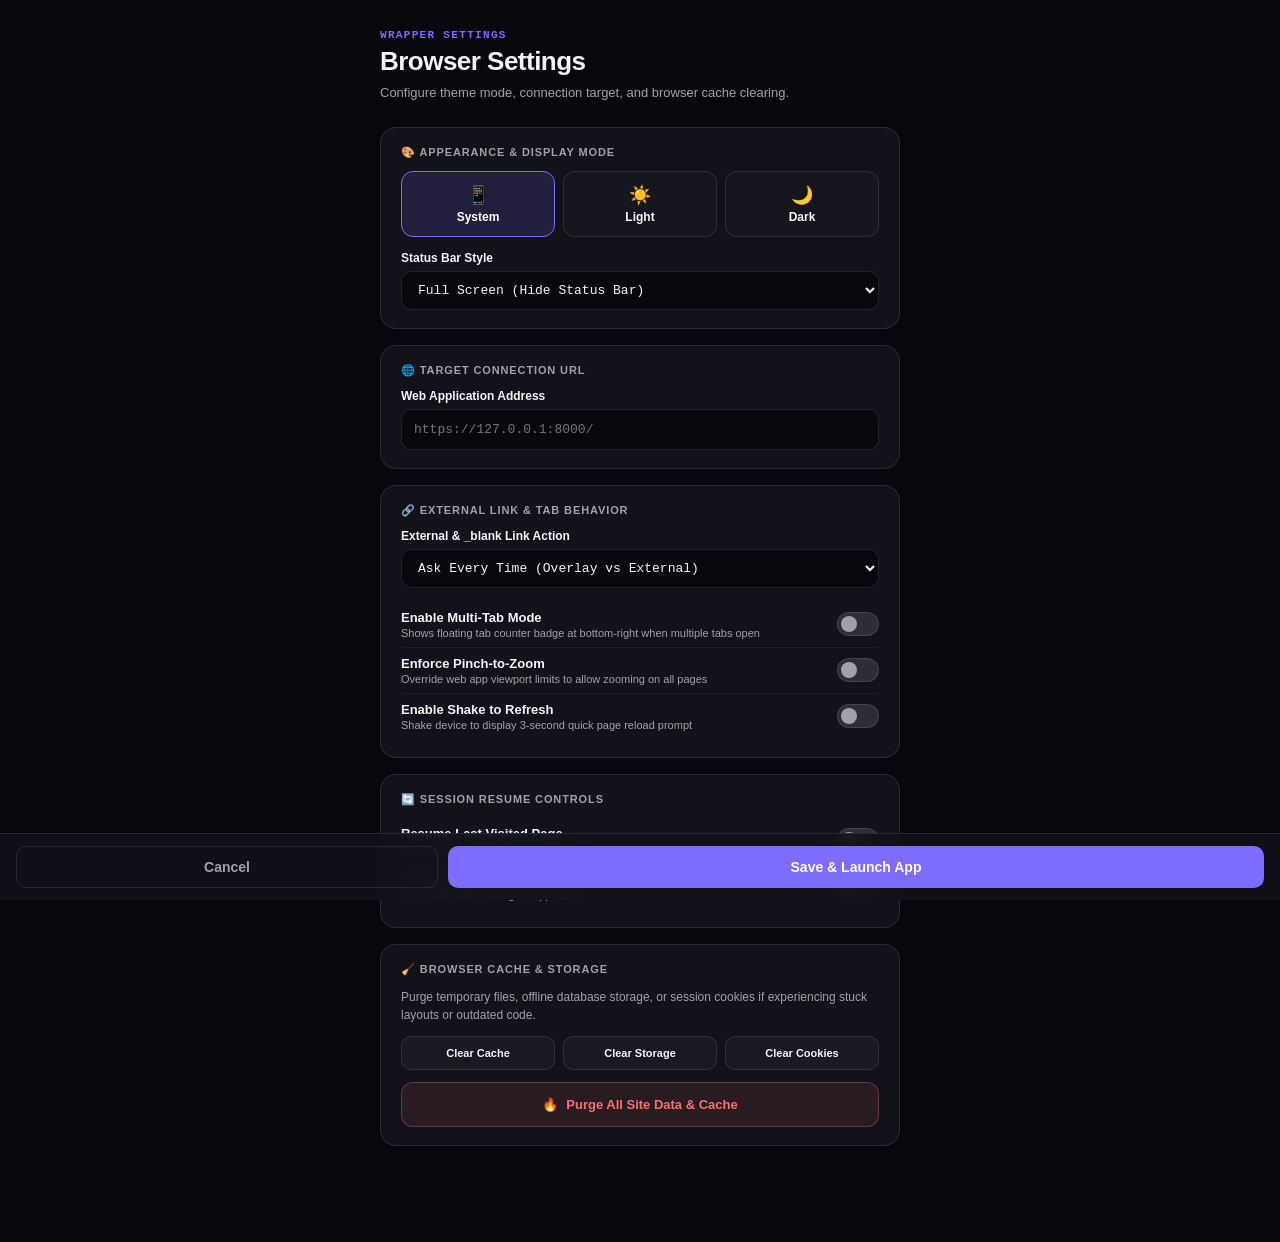
<file: apps/ApkStudio/data/projects/ConjureRuntime/assets/settings.html>
<!--
============================================================================
⚠️ WARNING: DO NOT EDIT THIS FILE DIRECTLY!
This is a dynamically synchronized child template.
All modifications must be made strictly to the master template at:
apps/ApkStudio/templates/settings.html.tpl
============================================================================
-->

<!DOCTYPE html>
<html lang="en">
<head>
    <meta charset="UTF-8">
    <meta name="viewport" content="width=device-width, initial-scale=1.0, maximum-scale=1.0, user-scalable=no">
    <title>Wrapper Settings</title>
    <style>
        :root {
            --bg-color: #08080d;
            --card-bg: #12121a;
            --text-primary: #f5f5f7;
            --text-secondary: #a1a1aa;
            --primary-accent: #7c6cff;
            --primary-accent-strong: #5f52e8;
            --success: #34d399;
            --danger: #f87171;
            --border-color: rgba(255, 255, 255, 0.1);
            --font-main: -apple-system, BlinkMacSystemFont, "Segoe UI", Roboto, sans-serif;
            --font-mono: ui-monospace, SFMono-Regular, Menlo, monospace;
            --radius-container: 16px;
        }

        * { box-sizing: border-box; margin: 0; padding: 0; }

        body {
            background: var(--bg-color);
            color: var(--text-primary);
            font-family: var(--font-main);
            min-height: 100vh;
            padding: 24px 16px 80px 16px;
            -webkit-font-smoothing: antialiased;
        }

        .shell {
            max-width: 520px;
            margin: 0 auto;
        }

        .header {
            margin-bottom: 24px;
        }

        .eyebrow {
            color: var(--primary-accent);
            font-family: var(--font-mono);
            font-size: 11px;
            font-weight: 700;
            letter-spacing: 0.12em;
            text-transform: uppercase;
        }

        h1 {
            font-size: 26px;
            font-weight: 800;
            margin: 4px 0 6px 0;
            letter-spacing: -0.02em;
        }

        p.desc {
            color: var(--text-secondary);
            font-size: 13px;
            line-height: 1.5;
        }

        .section-card {
            background: var(--card-bg);
            border: 1px solid var(--border-color);
            border-radius: var(--radius-container);
            padding: 18px 20px;
            margin-bottom: 16px;
        }

        .section-title {
            font-size: 11px;
            font-weight: 700;
            text-transform: uppercase;
            letter-spacing: 0.08em;
            color: var(--text-secondary);
            margin-bottom: 12px;
            display: flex;
            align-items: center;
            gap: 6px;
        }

        .theme-options {
            display: grid;
            grid-template-columns: repeat(3, 1fr);
            gap: 8px;
        }

        .theme-card {
            border: 1px solid var(--border-color);
            border-radius: 12px;
            padding: 12px 8px;
            text-align: center;
            cursor: pointer;
            background: rgba(255, 255, 255, 0.02);
            transition: all 0.2s ease;
            user-select: none;
        }

        .theme-card.active {
            border-color: var(--primary-accent);
            background: rgba(124, 108, 255, 0.15);
            color: #ffffff;
        }

        .theme-card span {
            display: block;
            font-size: 12px;
            font-weight: 600;
            margin-top: 4px;
        }

        .form-group {
            margin-bottom: 14px;
        }

        .form-group:last-child { margin-bottom: 0; }

        .form-group label {
            display: block;
            font-size: 12px;
            font-weight: 600;
            color: var(--text-primary);
            margin-bottom: 6px;
        }

        .form-input {
            width: 100%;
            padding: 12px;
            border: 1px solid var(--border-color);
            border-radius: 10px;
            background: var(--bg-color);
            color: var(--text-primary);
            font-family: var(--font-mono);
            font-size: 13px;
            outline: none;
        }

        .form-input:focus {
            border-color: var(--primary-accent);
        }

        .toggle-row {
            display: flex;
            align-items: center;
            justify-content: space-between;
            padding: 8px 0;
            border-bottom: 1px solid rgba(255, 255, 255, 0.05);
        }

        .toggle-row:last-child { border-bottom: none; }

        .toggle-label {
            font-size: 13px;
            font-weight: 600;
            color: var(--text-primary);
        }

        .toggle-sub {
            font-size: 11px;
            color: var(--text-secondary);
            margin-top: 2px;
        }

        .switch {
            position: relative;
            display: inline-block;
            width: 42px;
            height: 24px;
            flex-shrink: 0;
        }

        .switch input { opacity: 0; width: 0; height: 0; }

        .switch-slider {
            position: absolute;
            cursor: pointer;
            top: 0; left: 0; right: 0; bottom: 0;
            background-color: rgba(255, 255, 255, 0.12);
            transition: 0.25s ease;
            border-radius: 24px;
            border: 1px solid var(--border-color);
        }

        .switch-slider::before {
            content: "";
            position: absolute;
            height: 16px;
            width: 16px;
            left: 3px;
            bottom: 3px;
            background-color: var(--text-secondary);
            transition: 0.25s ease;
            border-radius: 50%;
        }

        input:checked + .switch-slider {
            background-color: var(--primary-accent);
            border-color: var(--primary-accent);
        }

        input:checked + .switch-slider::before {
            transform: translateX(18px);
            background-color: #ffffff;
        }

        .btn-grid {
            display: grid;
            grid-template-columns: repeat(3, 1fr);
            gap: 8px;
            margin-bottom: 12px;
        }

        .action-btn {
            padding: 10px 8px;
            border: 1px solid var(--border-color);
            border-radius: 10px;
            background: rgba(255, 255, 255, 0.03);
            color: var(--text-primary);
            font-size: 11px;
            font-weight: 600;
            cursor: pointer;
            transition: all 0.2s;
            text-align: center;
        }

        .action-btn:active {
            border-color: var(--primary-accent);
            color: var(--primary-accent);
        }

        .btn-purge-master {
            width: 100%;
            padding: 14px;
            border: 1px solid rgba(248, 113, 113, 0.3);
            border-radius: 12px;
            background: rgba(248, 113, 113, 0.1);
            color: var(--danger);
            font-size: 13px;
            font-weight: 700;
            cursor: pointer;
            display: flex;
            align-items: center;
            justify-content: center;
            gap: 8px;
            transition: all 0.2s;
        }

        .btn-purge-master:active {
            background: rgba(248, 113, 113, 0.25);
        }

        .footer-bar {
            position: fixed;
            bottom: 0; left: 0; right: 0;
            background: rgba(18, 18, 26, 0.92);
            backdrop-filter: blur(12px);
            -webkit-backdrop-filter: blur(12px);
            border-top: 1px solid var(--border-color);
            padding: 12px 16px;
            display: flex;
            gap: 10px;
            z-index: 100;
        }

        .btn-footer-primary {
            flex: 2;
            padding: 12px;
            border: none;
            border-radius: 10px;
            background: var(--primary-accent);
            color: #ffffff;
            font-size: 14px;
            font-weight: 700;
            cursor: pointer;
        }

        .btn-footer-secondary {
            flex: 1;
            padding: 12px;
            border: 1px solid var(--border-color);
            border-radius: 10px;
            background: transparent;
            color: var(--text-secondary);
            font-size: 14px;
            font-weight: 600;
            cursor: pointer;
        }

        .toast {
            position: fixed;
            top: 16px; left: 50%;
            transform: translateX(-50%) translateY(-60px);
            background: rgba(18, 18, 26, 0.95);
            border: 1px solid var(--success);
            color: var(--success);
            padding: 10px 18px;
            border-radius: 30px;
            font-size: 12px;
            font-weight: 600;
            box-shadow: 0 10px 25px rgba(0,0,0,0.5);
            transition: all 0.3s cubic-bezier(0.16, 1, 0.3, 1);
            opacity: 0;
            pointer-events: none;
            z-index: 1000;
        }

        .toast.active {
            transform: translateX(-50%) translateY(0);
            opacity: 1;
        }
    </style>
</head>
<body>
    <div id="toast" class="toast">Action Complete</div>

    <div class="shell">
        <header class="header">
            <span class="eyebrow">WRAPPER SETTINGS</span>
            <h1>Browser Settings</h1>
            <p class="desc">Configure theme mode, connection target, and browser cache clearing.</p>
        </header>

        <!-- Section 1: Appearance -->
        <div class="section-card">
            <div class="section-title">🎨 Appearance & Display Mode</div>
            <div class="theme-options" style="margin-bottom: 14px;">
                <div class="theme-card active" data-theme="system" onclick="selectTheme('system')">
                    <div style="font-size: 18px;">📱</div>
                    <span>System</span>
                </div>
                <div class="theme-card" data-theme="light" onclick="selectTheme('light')">
                    <div style="font-size: 18px;">☀️</div>
                    <span>Light</span>
                </div>
                <div class="theme-card" data-theme="dark" onclick="selectTheme('dark')">
                    <div style="font-size: 18px;">🌙</div>
                    <span>Dark</span>
                </div>
            </div>
            <div class="form-group">
                <label for="sel-statusbar-mode">Status Bar Style</label>
                <select id="sel-statusbar-mode" class="form-input" style="background: var(--bg-color); color: var(--text-primary); border: 1px solid var(--border-color); border-radius: 10px; padding: 10px 12px; outline: none; width: 100%;">
                    <option value="fullscreen">Full Screen (Hide Status Bar)</option>
                    <option value="transparent">Transparent Overlay (Content Under Icons)</option>
                    <option value="solid">Standard Solid Status Bar</option>
                </select>
            </div>
        </div>

        <!-- Section 2: Target URL -->
        <div class="section-card">
            <div class="section-title">🌐 Target Connection URL</div>
            <div class="form-group">
                <label for="inp-url">Web Application Address</label>
                <input type="url" id="inp-url" class="form-input" placeholder="https://127.0.0.1:8000/" autocomplete="off" autocapitalize="none" spellcheck="false">
            </div>
        </div>

        <!-- Section: External Link & Tab Management -->
        <div class="section-card">
            <div class="section-title">🔗 External Link & Tab Behavior</div>
            
            <div class="form-group" style="margin-bottom: 14px;">
                <label for="sel-link-mode">External & _blank Link Action</label>
                <select id="sel-link-mode" class="form-input" style="background: var(--bg-color); color: var(--text-primary); border: 1px solid var(--border-color); border-radius: 10px; padding: 10px 12px; outline: none; width: 100%;">
                    <option value="prompt">Ask Every Time (Overlay vs External)</option>
                    <option value="overlay">Always Open in Overlay Tab</option>
                    <option value="external">Always Open in External Browser</option>
                </select>
            </div>

            <div class="toggle-row">
                <div>
                    <div class="toggle-label">Enable Multi-Tab Mode</div>
                    <div class="toggle-sub">Shows floating tab counter badge at bottom-right when multiple tabs open</div>
                </div>
                <label class="switch">
                    <input type="checkbox" id="chk-multitab">
                    <span class="switch-slider"></span>
                </label>
            </div>

            <div class="toggle-row">
                <div>
                    <div class="toggle-label">Enforce Pinch-to-Zoom</div>
                    <div class="toggle-sub">Override web app viewport limits to allow zooming on all pages</div>
                </div>
                <label class="switch">
                    <input type="checkbox" id="chk-forcezoom">
                    <span class="switch-slider"></span>
                </label>
            </div>

            <div class="toggle-row">
                <div>
                    <div class="toggle-label">Enable Shake to Refresh</div>
                    <div class="toggle-sub">Shake device to display 3-second quick page reload prompt</div>
                </div>
                <label class="switch">
                    <input type="checkbox" id="chk-shake">
                    <span class="switch-slider"></span>
                </label>
            </div>
        </div>

        <!-- Section 3: Session Resume -->
        <div class="section-card">
            <div class="section-title">🔄 Session Resume Controls</div>
            <div class="toggle-row">
                <div>
                    <div class="toggle-label">Resume Last Visited Page</div>
                    <div class="toggle-sub">Reopen exact URL where you left off</div>
                </div>
                <label class="switch">
                    <input type="checkbox" id="chk-resume" onchange="updateResumeSubState()">
                    <span class="switch-slider"></span>
                </label>
            </div>
            <div class="toggle-row" id="row-confirm">
                <div>
                    <div class="toggle-label">Confirm Before Resuming</div>
                    <div class="toggle-sub">Ask confirmation dialog on app launch</div>
                </div>
                <label class="switch">
                    <input type="checkbox" id="chk-confirm">
                    <span class="switch-slider"></span>
                </label>
            </div>
        </div>

        <!-- Section 4: Data & Cache Management -->
        <div class="section-card">
            <div class="section-title">🧹 Browser Cache & Storage</div>
            <p class="desc" style="margin-bottom: 12px; font-size: 12px;">Purge temporary files, offline database storage, or session cookies if experiencing stuck layouts or outdated code.</p>
            
            <div class="btn-grid">
                <button type="button" class="action-btn" onclick="clearCacheOnly()">Clear Cache</button>
                <button type="button" class="action-btn" onclick="clearWebStorageOnly()">Clear Storage</button>
                <button type="button" class="action-btn" onclick="clearCookiesOnly()">Clear Cookies</button>
            </div>

            <button type="button" class="btn-purge-master" onclick="confirmPurgeAll()">
                <span>🔥</span> Purge All Site Data & Cache
            </button>
        </div>
    </div>

    <!-- Fixed Footer Bar -->
    <div class="footer-bar">
        <button type="button" class="btn-footer-secondary" onclick="cancelSettings()">Cancel</button>
        <button type="button" class="btn-footer-primary" onclick="saveSettings()">Save & Launch App</button>
    </div>

    <script>
        let selectedTheme = 'system';

        function showToast(msg) {
            const toast = document.getElementById('toast');
            toast.textContent = msg;
            toast.classList.add('active');
            setTimeout(() => toast.classList.remove('active'), 2500);
        }

        function selectTheme(theme) {
            selectedTheme = theme;
            document.querySelectorAll('.theme-card').forEach(card => {
                card.classList.toggle('active', card.getAttribute('data-theme') === theme);
            });
            if (window.Android && window.Android.vibrate) {
                window.Android.vibrate(15);
            }
        }

        function updateResumeSubState() {
            const chkResume = document.getElementById('chk-resume');
            const chkConfirm = document.getElementById('chk-confirm');
            const rowConfirm = document.getElementById('row-confirm');
            if (chkResume && rowConfirm && chkConfirm) {
                const isChecked = chkResume.checked;
                chkConfirm.disabled = !isChecked;
                rowConfirm.style.opacity = isChecked ? '1' : '0.4';
            }
        }

        function loadSettings() {
            if (!window.Android) return;

            let rawJson = "";
            if (typeof window.Android.getWrapperSettingsJson === 'function') {
                rawJson = window.Android.getWrapperSettingsJson();
            } else if (typeof window.Android.getWrapperSettings === 'function') {
                rawJson = window.Android.getWrapperSettings();
            }

            if (!rawJson) return;

            try {
                const data = typeof rawJson === 'string' ? JSON.parse(rawJson) : rawJson;
                if (data) {
                    if (data.theme) selectTheme(data.theme);
                    if (data.custom_url) document.getElementById('inp-url').value = data.custom_url;
                    if (data.resume_last_url !== undefined) document.getElementById('chk-resume').checked = !!data.resume_last_url;
                    if (data.confirm_resume !== undefined) document.getElementById('chk-confirm').checked = !!data.confirm_resume;
                    if (data.link_mode) document.getElementById('sel-link-mode').value = data.link_mode;
                    if (data.status_bar_mode) document.getElementById('sel-statusbar-mode').value = data.status_bar_mode;
                    if (data.multi_tab_mode !== undefined) document.getElementById('chk-multitab').checked = !!data.multi_tab_mode;
                    if (data.force_zoom !== undefined) document.getElementById('chk-forcezoom').checked = !!data.force_zoom;
                    if (data.shake_to_refresh !== undefined) document.getElementById('chk-shake').checked = !!data.shake_to_refresh;
                    updateResumeSubState();
                }
            } catch (e) {
                console.error("Failed to parse settings JSON", e);
            }
        }

        function clearCacheOnly() {
            if (window.Android && typeof window.Android.clearCacheOnly === 'function') {
                window.Android.clearCacheOnly();
                showToast("HTTP Cache Cleared");
            }
        }

        function clearWebStorageOnly() {
            if (window.Android && typeof window.Android.clearWebStorageOnly === 'function') {
                window.Android.clearWebStorageOnly();
                showToast("LocalStorage & WebSQL Cleared");
            }
        }

        function clearCookiesOnly() {
            if (window.Android && typeof window.Android.clearCookiesOnly === 'function') {
                window.Android.clearCookiesOnly();
                showToast("Session Cookies Cleared");
            }
        }

        function confirmPurgeAll() {
            if (confirm("Purge ALL site data, local storage, session cookies, and browser cache?")) {
                if (window.Android && typeof window.Android.clearAllSiteData === 'function') {
                    window.Android.clearAllSiteData();
                    showToast("✨ All Site Data & Cache Cleared!");
                }
            }
        }

        function cancelSettings() {
            if (window.Android) {
                if (typeof window.Android.closeChildOverlay === 'function') {
                    window.Android.closeChildOverlay();
                } else if (typeof window.Android.openConjureOsWrapper === 'function') {
                    window.Android.openConjureOsWrapper();
                } else if (typeof window.Android.loadTargetUrl === 'function') {
                    const urlInp = document.getElementById('inp-url');
                    const targetUrl = urlInp ? urlInp.value.trim() : '';
                    window.Android.loadTargetUrl(targetUrl);
                }
            }
        }

        function saveSettings() {
            const btn = document.querySelector('.btn-footer-primary');
            if (btn) {
                btn.disabled = true;
                btn.textContent = 'Launching...';
            }
            const urlInp = document.getElementById('inp-url');
            const targetUrl = urlInp ? urlInp.value.trim() : '';
            const chkResume = document.getElementById('chk-resume').checked;
            const chkConfirm = document.getElementById('chk-confirm').checked;
            const linkMode = document.getElementById('sel-link-mode').value;
            const statusBarMode = document.getElementById('sel-statusbar-mode').value;
            const chkMultiTab = document.getElementById('chk-multitab').checked;
            const chkForceZoom = document.getElementById('chk-forcezoom').checked;
            const chkShake = document.getElementById('chk-shake').checked;

            if (window.Android && typeof window.Android.saveWrapperSettings === 'function') {
                window.Android.saveWrapperSettings(selectedTheme, targetUrl, chkResume, chkConfirm, linkMode, statusBarMode, chkMultiTab, chkForceZoom, chkShake);
            } else {
                cancelSettings();
            }
        }

        document.addEventListener('DOMContentLoaded', () => {
            loadSettings();
        });
    </script>
</body>
</html>
</file>
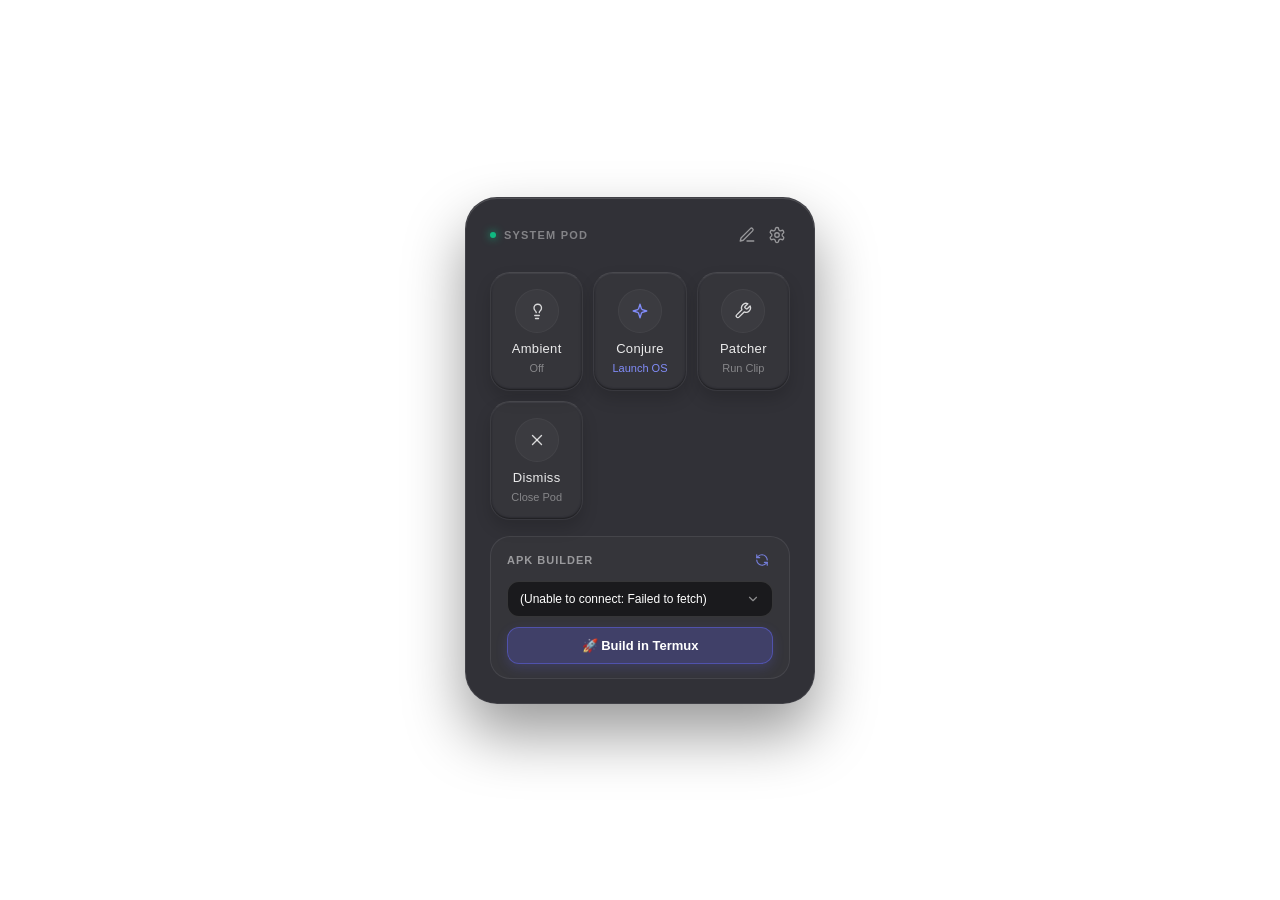
<file: apps/ApkStudio/data/projects/FloatAssist/assets/expanded_overlay.html>
<!DOCTYPE html>
<html lang="en">
<head>
  <meta charset="UTF-8">
  <meta name="viewport" content="width=device-width, initial-scale=1.0, maximum-scale=1.0, user-scalable=no">
  <style>
    *, *::before, *::after { box-sizing: border-box; margin: 0; padding: 0; user-select: none; -webkit-user-select: none; -webkit-tap-highlight-color: transparent; }
    #shortcutModal, #shortcutModal *, input, textarea {
      user-select: text !important;
      -webkit-user-select: text !important;
      -webkit-touch-callout: default !important;
    }
    :root {
      --transition-smooth: all 0.3s cubic-bezier(0.25, 1, 0.5, 1);
      --glass-bg: rgba(13, 13, 20, 0.85);
      --glass-border: rgba(255, 255, 255, 0.08);
      --amber-light: #f59e0b;
    }
    body {
      background-color: transparent;
      font-family: -apple-system, BlinkMacSystemFont, "Segoe UI", Roboto, Helvetica, Arial, sans-serif;
      height: 100vh; display: flex; justify-content: center; align-items: center; overflow: hidden;
      transition: opacity 0.25s cubic-bezier(0.4, 0, 0.2, 1);
      animation: podFadeIn 0.25s cubic-bezier(0.16, 1, 0.3, 1) forwards;
    }
    .control-pod {
      background: var(--glass-bg);
      border: 1px solid var(--glass-border); border-radius: 32px; padding: 24px; width: 350px;
      box-shadow: 0 30px 60px rgba(0, 0, 0, 0.4), inset 0 1px 0 rgba(255, 255, 255, 0.15);
      transition: transform 0.25s cubic-bezier(0.4, 0, 0.2, 1), opacity 0.25s cubic-bezier(0.4, 0, 0.2, 1);
      animation: podScaleIn 0.25s cubic-bezier(0.16, 1, 0.3, 1) forwards;
    }
    body.is-closing {
      opacity: 0 !important;
    }
    body.is-closing .control-pod {
      opacity: 0 !important;
      transform: scale(0.92) translateY(8px) !important;
    }
    @keyframes podFadeIn {
      from { opacity: 0; }
      to { opacity: 1; }
    }
    @keyframes podScaleIn {
      from { opacity: 0; transform: scale(0.92) translateY(10px); }
      to { opacity: 1; transform: scale(1) translateY(0); }
    }
    .pod-header { display: flex; justify-content: space-between; align-items: center; margin-bottom: 24px; }
    .status-indicator { display: flex; align-items: center; gap: 8px; }
    .status-dot { width: 6px; height: 6px; border-radius: 50%; background-color: #10b981; box-shadow: 0 0 8px #10b981; animation: pulseDot 2s infinite ease-in-out; }
    .status-text { font-size: 11px; font-weight: 600; letter-spacing: 1.2px; color: rgba(255, 255, 255, 0.4); text-transform: uppercase; }
    .settings-btn { background: transparent; border: none; cursor: pointer; display: flex; align-items: center; justify-content: center; padding: 4px; border-radius: 8px; transition: var(--transition-smooth); }
    .settings-btn:hover, .settings-btn:active { background: rgba(255, 255, 255, 0.1); transform: scale(1.08); }
    .settings-btn.is-active { background: rgba(99, 102, 241, 0.25); }
    .settings-btn.is-active .icon-settings { stroke: #818cf8; }
    .icon-settings { width: 18px; height: 18px; stroke: rgba(255, 255, 255, 0.5); stroke-width: 1.75px; fill: none; transition: var(--transition-smooth); }
    .settings-btn:hover .icon-settings { stroke: #ffffff; }
    .tiles-grid { display: grid; grid-template-columns: repeat(3, 1fr); gap: 10px; }
    .tiles-grid.primary-grid { grid-template-columns: repeat(4, 1fr); gap: 6px; }
    .primary-grid .tile { padding: 12px 4px; gap: 6px; }
    .primary-grid .icon-wrapper { width: 38px; height: 38px; }
    .primary-grid .tile-label { font-size: 11px; }
    .primary-grid .tile-status { font-size: 9.5px; }
    .tile {
      position: relative; background: rgba(255, 255, 255, 0.02);
      border-top: 1px solid rgba(255, 255, 255, 0.1); border-bottom: 1px solid rgba(255, 255, 255, 0.02); border-left: 1px solid rgba(255, 255, 255, 0.04); border-right: 1px solid rgba(255, 255, 255, 0.04);
      border-radius: 20px; padding: 16px 8px; cursor: pointer; display: flex; flex-direction: column; align-items: center; justify-content: center; gap: 8px; outline: none; color: #ffffff; overflow: hidden;
      box-shadow: inset 0 1px 1px rgba(255, 255, 255, 0.08), inset 0 -1px 2px rgba(0, 0, 0, 0.5), 0 8px 16px rgba(0, 0, 0, 0.15);
      transition: var(--transition-smooth);
    }
    .tile:active { transform: scale(0.95); }
    .tile-light.is-active {
      background: rgba(245, 158, 11, 0.04); border-top-color: rgba(245, 158, 11, 0.3); border-left-color: rgba(245, 158, 11, 0.1); border-right-color: rgba(245, 158, 11, 0.1); border-bottom-color: rgba(245, 158, 11, 0.05);
      animation: tileBreathe 3s infinite ease-in-out;
    }
    .tile-light::before {
      content: ''; position: absolute; inset: 0; background: radial-gradient(circle at center, rgba(245, 158, 11, 0.12) 0%, rgba(245, 158, 11, 0) 80%); opacity: 0; transition: opacity 0.5s ease; pointer-events: none;
    }
    .tile-light.is-active::before { opacity: 1; }
    .tile-close:active {
      transform: scale(0.96, 0.90) translateY(1px); background: rgba(239, 68, 68, 0.15); box-shadow: inset 0 2px 4px rgba(0, 0, 0, 0.5), inset 0 -1px 0 rgba(255, 255, 255, 0.05);
    }
    .icon-wrapper {
      position: relative; width: 44px; height: 44px; border-radius: 50%; background: rgba(255, 255, 255, 0.03); display: flex; align-items: center; justify-content: center; border: 1px solid rgba(255, 255, 255, 0.04); transition: var(--transition-smooth);
    }
    .icon-bulb, .icon-close { width: 20px; height: 20px; stroke: rgba(255, 255, 255, 0.7); stroke-width: 1.75px; fill: none; transition: var(--transition-smooth); }
    .tile-light.is-active .icon-wrapper { background: rgba(245, 158, 11, 0.15); border-color: rgba(245, 158, 11, 0.3); box-shadow: 0 0 15px rgba(245, 158, 11, 0.15); }
    .tile-light.is-active .icon-bulb { stroke: var(--amber-light); fill: rgba(245, 158, 11, 0.1); filter: drop-shadow(0 0 5px rgba(245, 158, 11, 0.5)); }
    .tile-label { font-size: 13px; font-weight: 500; letter-spacing: 0.3px; color: rgba(255, 255, 255, 0.9); transition: var(--transition-smooth); }
    .tile-status { font-size: 11px; font-weight: 400; color: rgba(255, 255, 255, 0.4); margin-top: -2px; transition: var(--transition-smooth); }
    .tile-light.is-active .tile-status { color: var(--amber-light); font-weight: 500; }
    @keyframes pulseDot { 0%, 100% { opacity: 0.5; } 50% { opacity: 1; } }
    @keyframes tileBreathe { 0%, 100% { box-shadow: 0 0 15px rgba(245, 158, 11, 0.15), inset 0 1px 1px rgba(255, 255, 255, 0.12), inset 0 -1px 2px rgba(0, 0, 0, 0.5); border-color: rgba(245, 158, 11, 0.25); } 50% { box-shadow: 0 0 25px rgba(245, 158, 11, 0.3), inset 0 1px 1px rgba(255, 255, 255, 0.2), inset 0 -1px 2px rgba(0, 0, 0, 0.4); border-color: rgba(245, 158, 11, 0.45); } }
    .switch { position: relative; display: inline-block; width: 38px; height: 20px; cursor: pointer; flex-shrink: 0; }
    .switch input { opacity: 0; width: 0; height: 0; }
    .switch-slider {
      position: absolute; top: 0; left: 0; right: 0; bottom: 0;
      background: rgba(255, 255, 255, 0.12); border: 1px solid rgba(255, 255, 255, 0.15);
      border-radius: 20px; transition: all 0.25s ease;
    }
    .switch-slider::before {
      content: ""; position: absolute; height: 14px; width: 14px; left: 2px; bottom: 2px;
      background-color: #a1a1aa; border-radius: 50%; transition: all 0.25s ease;
    }
    .switch input:checked + .switch-slider { background: #6366f1; border-color: #6366f1; }
    .switch input:checked + .switch-slider::before { transform: translateX(18px); background-color: #ffffff; }
  </style>
</head>
<body>
  <div id="podToast" style="display: none; position: fixed; top: calc(16px + env(safe-area-inset-top, 0px)); left: 50%; transform: translateX(-50%) translateY(-32px); background: rgba(18, 18, 26, 0.95); border: 1px solid rgba(255, 255, 255, 0.15); border-radius: 20px; padding: 8px 16px; font-size: 11px; font-weight: 600; color: #f5f5f7; box-shadow: 0 10px 25px rgba(0,0,0,0.5); z-index: 500; pointer-events: none; transition: all 0.3s cubic-bezier(0.16, 1, 0.3, 1); opacity: 0; white-space: nowrap;">
    <span id="podToastMsg">Close Pod with Dismiss button</span>
  </div>

  <div class="control-pod">
    <div class="pod-header">
      <div class="status-indicator"><span class="status-dot"></span><span class="status-text">System Pod</span></div>
      <div style="display: flex; align-items: center; gap: 4px;">
        <button class="settings-btn" id="toggleEditModeBtn" title="Edit Shortcuts">
          <svg class="icon-settings" viewBox="0 0 24 24" stroke-linecap="round" stroke-linejoin="round"><path d="M12 20h9"></path><path d="M16.5 3.5a2.12 2.12 0 0 1 3 3L7 19l-4 1 1-4Z"></path></svg>
        </button>
        <button class="settings-btn" id="openSettingsBtn" title="Open Settings">
          <svg class="icon-settings" viewBox="0 0 24 24" stroke-linecap="round" stroke-linejoin="round"><path d="M12.22 2h-.44a2 2 0 0 0-2 2v.18a2 2 0 0 1-1 1.73l-.43.25a2 2 0 0 1-2 0l-.15-.08a2 2 0 0 0-2.73.73l-.22.38a2 2 0 0 0 .73 2.73l.15.1a2 2 0 0 1 1 1.72v.51a2 2 0 0 1-1 1.74l-.15.09a2 2 0 0 0-.73 2.73l.22.38a2 2 0 0 0 2.73.73l.15-.08a2 2 0 0 1 2 0l.43.25a2 2 0 0 1 1 1.73V20a2 2 0 0 0 2 2h.44a2 2 0 0 0 2-2v-.18a2 2 0 0 1 1-1.73l.43-.25a2 2 0 0 1 2 0l.15.08a2 2 0 0 0 2.73-.73l.22-.39a2 2 0 0 0-.73-2.73l-.15-.08a2 2 0 0 1-1-1.74v-.5a2 2 0 0 1 1-1.74l.15-.09a2 2 0 0 0 .73-2.73l-.22-.38a2 2 0 0 0-2.73-.73l-.15.08a2 2 0 0 1-2 0l-.43-.25a2 2 0 0 1-1-1.73V4a2 2 0 0 0-2-2z"></path><circle cx="12" cy="12" r="3"></circle></svg>
        </button>
      </div>
    </div>
    <!-- Unified System Shortcuts Grid -->
    <div class="shortcuts-section">
      <div class="tiles-grid" id="shortcutsGrid">
        <!-- Rendered dynamically -->
      </div>
    </div>

    <!-- APK Builder Section -->
    <div class="apk-builder-section" style="margin-top: 16px; background: rgba(255, 255, 255, 0.02); border: 1px solid var(--glass-border); border-radius: 20px; padding: 14px 16px;">
      <div style="display: flex; justify-content: space-between; align-items: center; margin-bottom: 12px;">
        <span style="font-size: 11px; font-weight: 700; letter-spacing: 1px; color: rgba(255, 255, 255, 0.5); text-transform: uppercase;">APK Builder</span>
        <button id="btnRefreshApps" title="Sync Apps" style="background: transparent; border: none; color: #818cf8; cursor: pointer; padding: 2px 4px; opacity: 0.85; transition: opacity 0.2s; display: flex; align-items: center; justify-content: center;">
          <svg viewBox="0 0 24 24" width="14" height="14" stroke="currentColor" stroke-width="2" fill="none" stroke-linecap="round" stroke-linejoin="round"><path d="M21 12a9 9 0 0 0-9-9 9.75 9.75 0 0 0-6.74 2.74L3 8"></path><path d="M3 3v5h5"></path><path d="M3 12a9 9 0 0 0 9 9 9.75 9.75 0 0 0 6.74-2.74L21 16"></path><path d="M16 16h5v5"></path></svg>
        </button>
      </div>
      
      <!-- Custom Select Component (Full Width) -->
      <div class="custom-select-container" id="customAppSelect" style="position: relative; width: 100%; margin-bottom: 10px;">
        <div class="select-trigger" id="selectTrigger" style="display: flex; align-items: center; justify-content: space-between; background: rgba(0, 0, 0, 0.5); border: 1px solid rgba(255, 255, 255, 0.12); border-radius: 12px; padding: 10px 12px; cursor: pointer; color: #ffffff; font-size: 12px;">
          <span id="selectedAppText" style="white-space: nowrap; overflow: hidden; text-overflow: ellipsis; max-width: 250px;">Connecting to ApkStudio...</span>
          <svg id="selectChevron" xmlns="http://www.w3.org/2000/svg" width="14" height="14" viewBox="0 0 24 24" fill="none" stroke="currentColor" stroke-width="2" stroke-linecap="round" stroke-linejoin="round" style="transition: transform 0.2s; color: rgba(255,255,255,0.5); flex-shrink: 0; margin-left: 6px;"><polyline points="6 9 12 15 18 9"/></svg>
        </div>
        
        <div class="select-options-list" id="selectOptionsList" style="display: none; position: absolute; top: calc(100% + 6px); left: 0; right: 0; background: #12121a; border: 1px solid rgba(255, 255, 255, 0.18); border-radius: 12px; max-height: 180px; overflow-y: auto; z-index: 200; box-shadow: 0 12px 30px rgba(0,0,0,0.8);">
        </div>
      </div>

      <!-- Full Width Build Action Button -->
      <button id="btnBuildTermux" style="width: 100%; background: rgba(99, 102, 241, 0.25); border: 1px solid rgba(99, 102, 241, 0.5); color: #ffffff; border-radius: 12px; padding: 10px 14px; font-size: 13px; font-weight: 700; cursor: pointer; display: flex; align-items: center; justify-content: center; gap: 8px; transition: all 0.2s; box-shadow: 0 4px 12px rgba(99, 102, 241, 0.2);">
        🚀 Build in Termux
      </button>
    </div>

    <!-- Build Console Output Area -->
    <div id="buildConsoleBox" style="display: none; margin-top: 12px; background: rgba(0, 0, 0, 0.6); border: 1px solid rgba(255, 255, 255, 0.08); border-radius: 16px; padding: 12px; font-family: monospace; font-size: 11px; color: #e5e7eb;">
      <div style="display: flex; justify-content: space-between; align-items: center; margin-bottom: 8px;">
        <span id="buildConsoleStatus" style="font-weight: 600; color: #f59e0b; text-transform: uppercase; font-size: 10px; letter-spacing: 0.5px;">BUILD CONSOLE</span>
        <button id="btnCopyBuildConsole" style="background: rgba(99, 102, 241, 0.2); border: 1px solid rgba(99, 102, 241, 0.4); color: #818cf8; font-size: 10px; font-weight: 600; padding: 3px 8px; border-radius: 6px; cursor: pointer;">Copy Console</button>
      </div>
      <pre id="buildConsoleText" style="white-space: pre-wrap; word-break: break-all; max-height: 140px; overflow-y: auto; margin: 0; font-family: inherit; font-size: 10px; color: #d1d5db; line-height: 1.4;"></pre>
    </div>

    <!-- Patcher Response Output Area -->
    <div id="patcherResultBox" style="display: none; margin-top: 16px; background: rgba(0, 0, 0, 0.4); border: 1px solid rgba(255, 255, 255, 0.08); border-radius: 16px; padding: 12px; font-family: monospace; font-size: 11px; color: #e5e7eb;">
      <div style="display: flex; justify-content: space-between; align-items: center; margin-bottom: 8px;">
        <span id="patcherBoxStatus" style="font-weight: 600; color: #818cf8; text-transform: uppercase; font-size: 10px; letter-spacing: 0.5px;">Patcher Response</span>
        <div style="display: flex; align-items: center; gap: 6px;">
          <button id="btnClearPatcherBox" title="Clear Response" style="background: rgba(255, 255, 255, 0.05); border: 1px solid rgba(255, 255, 255, 0.1); color: rgba(255, 255, 255, 0.5); font-size: 10px; font-weight: 600; padding: 3px 6px; border-radius: 6px; cursor: pointer; display: flex; align-items: center; justify-content: center;">
            <svg viewBox="0 0 24 24" width="11" height="11" stroke="currentColor" stroke-width="2" fill="none" stroke-linecap="round" stroke-linejoin="round"><line x1="18" y1="6" x2="6" y2="18"></line><line x1="6" y1="6" x2="18" y2="18"></line></svg>
          </button>
          <button id="btnCopyPatcherReport" style="background: rgba(99, 102, 241, 0.2); border: 1px solid rgba(99, 102, 241, 0.4); color: #818cf8; font-size: 10px; font-weight: 600; padding: 3px 8px; border-radius: 6px; cursor: pointer; display: flex; align-items: center; gap: 4px;">
            <svg viewBox="0 0 24 24" width="12" height="12" stroke="currentColor" stroke-width="2" fill="none" stroke-linecap="round" stroke-linejoin="round"><rect width="8" height="4" x="8" y="2" rx="1" ry="1"></rect><path d="M16 4h2a2 2 0 0 1 2 2v14a2 2 0 0 1-2 2H6a2 2 0 0 1-2-2V6a2 2 0 0 1 2-2h2"></path></svg>
            <span id="txtCopyReportLabel">Report</span>
          </button>
        </div>
      </div>
      <pre id="patcherOutputText" style="white-space: pre-wrap; word-break: break-all; max-height: 140px; overflow-y: auto; margin: 0; font-family: inherit; font-size: 10px; color: #d1d5db; line-height: 1.4;"></pre>
    </div>

    <!-- Affected / Unmatched Files Area -->
    <div id="patcherFilesBox" style="display: none; margin-top: 10px; background: rgba(0, 0, 0, 0.4); border: 1px solid rgba(255, 255, 255, 0.08); border-radius: 16px; padding: 12px; font-family: monospace; font-size: 11px; color: #e5e7eb;">
      <div style="display: flex; justify-content: space-between; align-items: center; margin-bottom: 8px;">
        <span id="patcherFilesHeader" style="font-weight: 600; color: #10b981; text-transform: uppercase; font-size: 10px; letter-spacing: 0.5px;">AFFECTED FILES</span>
        <div style="display: flex; align-items: center; gap: 6px;">
          <button id="btnClearFilesBox" title="Clear Files List" style="background: rgba(255, 255, 255, 0.05); border: 1px solid rgba(255, 255, 255, 0.1); color: rgba(255, 255, 255, 0.5); font-size: 10px; font-weight: 600; padding: 3px 6px; border-radius: 6px; cursor: pointer; display: flex; align-items: center; justify-content: center;">
            <svg viewBox="0 0 24 24" width="11" height="11" stroke="currentColor" stroke-width="2" fill="none" stroke-linecap="round" stroke-linejoin="round"><line x1="18" y1="6" x2="6" y2="18"></line><line x1="6" y1="6" x2="18" y2="18"></line></svg>
          </button>
          <button id="btnFetchFailedContext" style="display: none; background: rgba(245, 158, 11, 0.2); border: 1px solid rgba(245, 158, 11, 0.4); color: #f59e0b; font-size: 10px; font-weight: 600; padding: 3px 8px; border-radius: 6px; cursor: pointer; align-items: center; gap: 4px;">
            <svg viewBox="0 0 24 24" width="12" height="12" stroke="currentColor" stroke-width="2" fill="none" stroke-linecap="round" stroke-linejoin="round"><rect width="8" height="4" x="8" y="2" rx="1" ry="1"></rect><path d="M16 4h2a2 2 0 0 1 2 2v14a2 2 0 0 1-2 2H6a2 2 0 0 1-2-2V6a2 2 0 0 1 2-2h2"></path></svg>
            <span id="txtFetchContextLabel">Context (1)</span>
          </button>
        </div>
      </div>
      <div id="patcherFilesList" style="display: flex; flex-direction: column; gap: 4px; max-height: 120px; overflow-y: auto;"></div>
    </div>
  </div>

  <!-- Shortcut Creator/Editor Modal -->
  <div id="shortcutModal" style="display: none; position: fixed; inset: 0; background: rgba(0,0,0,0.8); backdrop-filter: blur(12px); -webkit-backdrop-filter: blur(12px); z-index: 300; justify-content: center; align-items: center; padding: calc(10px + env(safe-area-inset-top, 0px)) 16px 16px 16px;">
    <div style="background: rgba(18, 18, 26, 0.95); border: 1px solid rgba(255, 255, 255, 0.12); border-radius: 24px; padding: 20px; width: 100%; max-width: 320px; box-shadow: 0 20px 40px rgba(0,0,0,0.6); display: flex; flex-direction: column; gap: 12px;">
      <div style="display: flex; justify-content: space-between; align-items: center;">
        <span id="shortcutModalTitle" style="font-size: 13px; font-weight: 700; color: #ffffff; text-transform: uppercase; letter-spacing: 0.5px;">Add Custom Shortcut</span>
        <button id="btnCloseShortcutModal" style="background: none; border: none; color: #a1a1aa; font-size: 16px; cursor: pointer; padding: 2px 6px;">✕</button>
      </div>

      <div style="display: flex; gap: 10px; align-items: center;">
        <div style="flex-shrink: 0; text-align: center;">
          <label style="display: block; font-size: 10px; color: rgba(255,255,255,0.5); margin-bottom: 4px; font-weight: 600;">EMOJI</label>
          <input type="text" id="inpShortcutEmoji" value="⚡" maxlength="2" style="width: 48px; height: 40px; text-align: center; font-size: 20px; background: rgba(0,0,0,0.4); border: 1px solid rgba(255,255,255,0.12); border-radius: 10px; color: #fff; outline: none;">
        </div>
        <div style="flex: 1;">
          <label style="display: block; font-size: 10px; color: rgba(255,255,255,0.5); margin-bottom: 4px; font-weight: 600;">SHORTCUT NAME</label>
          <input type="text" id="inpShortcutName" placeholder="e.g. Flashlight Rule" style="width: 100%; height: 40px; background: rgba(0,0,0,0.4); border: 1px solid rgba(255,255,255,0.12); border-radius: 10px; padding: 0 10px; color: #fff; font-size: 12px; outline: none;">
        </div>
      </div>

      <div>
        <label style="display: block; font-size: 10px; color: rgba(255,255,255,0.5); margin-bottom: 4px; font-weight: 600;">SUBTITLE / DESCRIPTION</label>
        <input type="text" id="inpShortcutDesc" placeholder="e.g. KeyMapper Trigger" style="width: 100%; height: 36px; background: rgba(0,0,0,0.4); border: 1px solid rgba(255,255,255,0.12); border-radius: 10px; padding: 0 10px; color: #fff; font-size: 11px; outline: none;">
      </div>

      <!-- Action Tab Switcher (Tap vs Long Press) -->
      <div style="display: flex; gap: 4px; background: rgba(0,0,0,0.4); border: 1px solid rgba(255,255,255,0.08); padding: 3px; border-radius: 12px;">
        <button type="button" id="tabBtnTapAction" onclick="switchShortcutActionTab('tap')" style="flex: 1; padding: 8px 4px; font-size: 11px; font-weight: 700; border: none; background: rgba(99,102,241,0.3); color: #fff; border-radius: 9px; cursor: pointer; transition: all 0.2s;">
          👆 Tap Action
        </button>
        <button type="button" id="tabBtnLongAction" onclick="switchShortcutActionTab('long')" style="flex: 1; padding: 8px 4px; font-size: 11px; font-weight: 700; border: none; background: transparent; color: rgba(255,255,255,0.5); border-radius: 9px; cursor: pointer; transition: all 0.2s;">
          ⏱️ Long Press Action
        </button>
      </div>

      <!-- Tab Pane: Tap Action -->
      <div id="paneTapAction" style="display: flex; flex-direction: column; gap: 10px;">
        <div>
          <div style="display: flex; justify-content: space-between; align-items: center; margin-bottom: 4px;">
            <label style="font-size: 10px; color: rgba(255,255,255,0.5); font-weight: 600;">TAP COMMAND / URI / INTENT</label>
            <div style="display: flex; align-items: center; gap: 6px;">
              <button type="button" id="btnPasteTapCmd" title="Paste Clipboard" style="background: transparent; border: none; color: #34d399; cursor: pointer; padding: 2px; opacity: 0.85; transition: opacity 0.2s; display: flex; align-items: center; justify-content: center;">
                <svg viewBox="0 0 24 24" width="14" height="14" stroke="currentColor" stroke-width="2" fill="none" stroke-linecap="round" stroke-linejoin="round"><rect width="8" height="4" x="8" y="2" rx="1" ry="1"></rect><path d="M16 4h2a2 2 0 0 1 2 2v14a2 2 0 0 1-2 2H6a2 2 0 0 1-2-2V6a2 2 0 0 1 2-2h2"></path></svg>
              </button>
              <button type="button" id="btnCopyTapCmd" title="Select All & Copy" style="background: transparent; border: none; color: #a1a1aa; cursor: pointer; padding: 2px; opacity: 0.85; transition: opacity 0.2s; display: flex; align-items: center; justify-content: center;">
                <svg viewBox="0 0 24 24" width="14" height="14" stroke="currentColor" stroke-width="2" fill="none" stroke-linecap="round" stroke-linejoin="round"><rect width="14" height="14" x="8" y="8" rx="2" ry="2"></rect><path d="M4 16c-1.1 0-2-.9-2-2V4c0-1.1.9-2 2-2h10c1.1 0 2 .9 2 2"></path></svg>
              </button>
              <button type="button" id="btnClearTapCmd" title="Clear Text" style="background: transparent; border: none; color: rgba(255,255,255,0.4); cursor: pointer; padding: 2px; opacity: 0.85; transition: opacity 0.2s; display: flex; align-items: center; justify-content: center;">
                <svg viewBox="0 0 24 24" width="13" height="13" stroke="currentColor" stroke-width="2" fill="none" stroke-linecap="round" stroke-linejoin="round"><line x1="18" y1="6" x2="6" y2="18"></line><line x1="6" y1="6" x2="18" y2="18"></line></svg>
              </button>
            </div>
          </div>
          <textarea id="inpShortcutTapCmd" rows="3" placeholder='Command for single tap, e.g.: am broadcast -a com.conjure.keymapper.TRIGGER -p com.conjure.keymapper --es rule "flashlight"' style="width: 100%; background: rgba(0,0,0,0.5); border: 1px solid rgba(255,255,255,0.12); border-radius: 10px; padding: 8px 10px; color: #34d399; font-family: monospace; font-size: 10px; outline: none; resize: none;"></textarea>
        </div>

        <div style="display: flex; justify-content: space-between; align-items: center; background: rgba(0,0,0,0.3); border: 1px solid rgba(255,255,255,0.08); padding: 8px 12px; border-radius: 12px;">
          <div>
            <div style="font-size: 11px; font-weight: 600; color: #f5f5f7;">Enable Tap Action</div>
            <div style="font-size: 9px; color: rgba(255,255,255,0.4);">Execute command on single tap</div>
          </div>
          <label class="switch">
            <input type="checkbox" id="chkShortcutTapEnabled" checked>
            <span class="switch-slider"></span>
          </label>
        </div>

        <div style="display: flex; justify-content: space-between; align-items: center; background: rgba(0,0,0,0.3); border: 1px solid rgba(255,255,255,0.08); padding: 8px 12px; border-radius: 12px;">
          <div>
            <div style="font-size: 11px; font-weight: 600; color: #f5f5f7;">Auto-Close on Tap</div>
            <div style="font-size: 9px; color: rgba(255,255,255,0.4);">Dismiss overlay after single tap action</div>
          </div>
          <label class="switch">
            <input type="checkbox" id="chkShortcutTapAutoClose" checked>
            <span class="switch-slider"></span>
          </label>
        </div>
      </div>

      <!-- Tab Pane: Long Press Action -->
      <div id="paneLongAction" style="display: none; flex-direction: column; gap: 10px;">
        <div>
          <div style="display: flex; justify-content: space-between; align-items: center; margin-bottom: 4px;">
            <label style="font-size: 10px; color: rgba(255,255,255,0.5); font-weight: 600;">LONG PRESS COMMAND / URI / INTENT (OPTIONAL)</label>
            <div style="display: flex; align-items: center; gap: 6px;">
              <button type="button" id="btnPasteLongCmd" title="Paste Clipboard" style="background: transparent; border: none; color: #60a5fa; cursor: pointer; padding: 2px; opacity: 0.85; transition: opacity 0.2s; display: flex; align-items: center; justify-content: center;">
                <svg viewBox="0 0 24 24" width="14" height="14" stroke="currentColor" stroke-width="2" fill="none" stroke-linecap="round" stroke-linejoin="round"><rect width="8" height="4" x="8" y="2" rx="1" ry="1"></rect><path d="M16 4h2a2 2 0 0 1 2 2v14a2 2 0 0 1-2 2H6a2 2 0 0 1-2-2V6a2 2 0 0 1 2-2h2"></path></svg>
              </button>
              <button type="button" id="btnCopyLongCmd" title="Select All & Copy" style="background: transparent; border: none; color: #a1a1aa; cursor: pointer; padding: 2px; opacity: 0.85; transition: opacity 0.2s; display: flex; align-items: center; justify-content: center;">
                <svg viewBox="0 0 24 24" width="14" height="14" stroke="currentColor" stroke-width="2" fill="none" stroke-linecap="round" stroke-linejoin="round"><rect width="14" height="14" x="8" y="8" rx="2" ry="2"></rect><path d="M4 16c-1.1 0-2-.9-2-2V4c0-1.1.9-2 2-2h10c1.1 0 2 .9 2 2"></path></svg>
              </button>
              <button type="button" id="btnClearLongCmd" title="Clear Text" style="background: transparent; border: none; color: rgba(255,255,255,0.4); cursor: pointer; padding: 2px; opacity: 0.85; transition: opacity 0.2s; display: flex; align-items: center; justify-content: center;">
                <svg viewBox="0 0 24 24" width="13" height="13" stroke="currentColor" stroke-width="2" fill="none" stroke-linecap="round" stroke-linejoin="round"><line x1="18" y1="6" x2="6" y2="18"></line><line x1="6" y1="6" x2="18" y2="18"></line></svg>
              </button>
            </div>
          </div>
          <textarea id="inpShortcutLongCmd" rows="3" placeholder='Command for long press (hold). Leave blank to open edit modal on hold.' style="width: 100%; background: rgba(0,0,0,0.5); border: 1px solid rgba(255,255,255,0.12); border-radius: 10px; padding: 8px 10px; color: #60a5fa; font-family: monospace; font-size: 10px; outline: none; resize: none;"></textarea>
        </div>

        <div style="display: flex; justify-content: space-between; align-items: center; background: rgba(0,0,0,0.3); border: 1px solid rgba(255,255,255,0.08); padding: 8px 12px; border-radius: 12px;">
          <div>
            <div style="font-size: 11px; font-weight: 600; color: #f5f5f7;">Enable Long Press Action</div>
            <div style="font-size: 9px; color: rgba(255,255,255,0.4);">Execute command on long press (500ms hold)</div>
          </div>
          <label class="switch">
            <input type="checkbox" id="chkShortcutLongEnabled" checked>
            <span class="switch-slider"></span>
          </label>
        </div>

        <div style="display: flex; justify-content: space-between; align-items: center; background: rgba(0,0,0,0.3); border: 1px solid rgba(255,255,255,0.08); padding: 8px 12px; border-radius: 12px;">
          <div>
            <div style="font-size: 11px; font-weight: 600; color: #f5f5f7;">Auto-Close on Long Press</div>
            <div style="font-size: 9px; color: rgba(255,255,255,0.4);">Dismiss overlay after long press action</div>
          </div>
          <label class="switch">
            <input type="checkbox" id="chkShortcutLongAutoClose" checked>
            <span class="switch-slider"></span>
          </label>
        </div>
      </div>

      <!-- Enable Entire Shortcut Toggle Switch Row -->
      <div style="display: flex; justify-content: space-between; align-items: center; background: rgba(0,0,0,0.3); border: 1px solid rgba(255,255,255,0.08); padding: 8px 12px; border-radius: 12px;">
        <div>
          <div style="font-size: 11px; font-weight: 600; color: #f5f5f7;">Enable Entire Shortcut</div>
          <div style="font-size: 9px; color: rgba(255,255,255,0.4);">Master tile activation toggle</div>
        </div>
        <label class="switch">
          <input type="checkbox" id="chkShortcutEnabled" checked>
          <span class="switch-slider"></span>
        </label>
      </div>

      <div style="display: flex; gap: 8px; margin-top: 4px;">
        <button id="btnDeleteShortcut" style="display: none; flex: 1; background: rgba(239, 68, 68, 0.15); border: 1px solid rgba(239, 68, 68, 0.3); color: #f87171; border-radius: 10px; padding: 10px; font-size: 11px; font-weight: 700; cursor: pointer;">Delete</button>
        <button id="btnSaveShortcut" style="flex: 2; background: rgba(99, 102, 241, 0.3); border: 1px solid rgba(99, 102, 241, 0.6); color: #ffffff; border-radius: 10px; padding: 10px; font-size: 12px; font-weight: 700; cursor: pointer;">Save Shortcut</button>
      </div>
    </div>
  </div>

  <!-- Patcher Long-Press Context Menu Modal -->
  <div id="patcherMenuModal" style="display: none; position: fixed; inset: 0; background: rgba(0,0,0,0.8); backdrop-filter: blur(12px); -webkit-backdrop-filter: blur(12px); z-index: 350; justify-content: center; align-items: center; padding: calc(10px + env(safe-area-inset-top, 0px)) 16px 16px 16px;">
    <div style="background: rgba(18, 18, 26, 0.95); border: 1px solid rgba(255, 255, 255, 0.12); border-radius: 24px; padding: 20px; width: 100%; max-width: 320px; box-shadow: 0 20px 40px rgba(0,0,0,0.6); display: flex; flex-direction: column; gap: 10px;">
      <div style="display: flex; justify-content: space-between; align-items: center; margin-bottom: 4px;">
        <span style="font-size: 12px; font-weight: 700; color: #ffffff; text-transform: uppercase; letter-spacing: 0.5px;">⚡ Patcher Options</span>
        <button id="btnClosePatcherMenu" style="background: none; border: none; color: #a1a1aa; font-size: 16px; cursor: pointer; padding: 2px 6px;">✕</button>
      </div>

      <button id="btnMenuExportFoundation" style="display: flex; align-items: center; justify-content: space-between; background: rgba(99, 102, 241, 0.15); border: 1px solid rgba(99, 102, 241, 0.35); border-radius: 14px; padding: 12px 14px; color: #ffffff; font-size: 12px; font-weight: 600; cursor: pointer; transition: all 0.2s;">
        <div style="display: flex; align-items: center; gap: 10px;">
          <span style="font-size: 16px;">📄</span>
          <div style="text-align: left;">
            <div style="color: #ffffff; font-weight: 700;">Export Foundation Context</div>
            <div style="font-size: 10px; color: rgba(255,255,255,0.5);">Download & copy foundation context</div>
          </div>
        </div>
        <span style="font-size: 12px; color: #818cf8;">➔</span>
      </button>

      <button id="btnMenuQuickCheckpoint" style="display: flex; align-items: center; justify-content: space-between; background: rgba(16, 185, 129, 0.15); border: 1px solid rgba(16, 185, 129, 0.35); border-radius: 14px; padding: 12px 14px; color: #ffffff; font-size: 12px; font-weight: 600; cursor: pointer; transition: all 0.2s;">
        <div style="display: flex; align-items: center; gap: 10px;">
          <span style="font-size: 16px;">⚡</span>
          <div style="text-align: left;">
            <div style="color: #ffffff; font-weight: 700;">Create Quick Checkpoint</div>
            <div style="font-size: 10px; color: rgba(255,255,255,0.5);">Differential system snapshot</div>
          </div>
        </div>
        <span style="font-size: 12px; color: #34d399;">➔</span>
      </button>

      <button id="btnMenuMajorCheckpoint" style="display: flex; align-items: center; justify-content: space-between; background: rgba(245, 158, 11, 0.15); border: 1px solid rgba(245, 158, 11, 0.35); border-radius: 14px; padding: 12px 14px; color: #ffffff; font-size: 12px; font-weight: 600; cursor: pointer; transition: all 0.2s;">
        <div style="display: flex; align-items: center; gap: 10px;">
          <span style="font-size: 16px;">🛡️</span>
          <div style="text-align: left;">
            <div style="color: #ffffff; font-weight: 700;">Create Major Checkpoint</div>
            <div style="font-size: 10px; color: rgba(255,255,255,0.5);">Full baseline snapshot</div>
          </div>
        </div>
        <span style="font-size: 12px; color: #fbbf24;">➔</span>
      </button>

      <button id="btnMenuViewPendingLogs" style="display: flex; align-items: center; justify-content: space-between; background: rgba(239, 68, 68, 0.15); border: 1px solid rgba(239, 68, 68, 0.35); border-radius: 14px; padding: 12px 14px; color: #ffffff; font-size: 12px; font-weight: 600; cursor: pointer; transition: all 0.2s;">
        <div style="display: flex; align-items: center; gap: 10px;">
          <span style="font-size: 16px;">📝</span>
          <div style="text-align: left;">
            <div style="color: #ffffff; font-weight: 700;">View Pending Edit Logs</div>
            <div style="font-size: 10px; color: rgba(255,255,255,0.5);">Unsecured system changes</div>
          </div>
        </div>
        <span id="txtPendingLogsCountPill" style="font-size: 11px; font-weight: 800; background: #ef4444; color: #ffffff; padding: 2px 8px; border-radius: 10px;">0 Pending</span>
      </button>
    </div>
  </div>

  <!-- Isolated Worker Console Overlay Modal -->
  <div id="workerConsoleModal" style="display: none; position: fixed; inset: 0; background: rgba(5, 5, 10, 0.95); backdrop-filter: blur(16px); -webkit-backdrop-filter: blur(16px); z-index: 400; flex-direction: column; padding: calc(10px + env(safe-area-inset-top, 0px)) 16px 16px 16px;">
    <div style="display: flex; justify-content: space-between; align-items: center; padding: 8px 4px 12px 4px; border-bottom: 1px solid rgba(255,255,255,0.1); margin-bottom: 12px;">
      <div style="display: flex; align-items: center; gap: 8px;">
        <span style="width: 8px; height: 8px; border-radius: 50%; background: #10b981; box-shadow: 0 0 10px #10b981;"></span>
        <span id="workerModalTitle" style="font-size: 12px; font-weight: 800; color: #ffffff; text-transform: uppercase; letter-spacing: 0.8px;">SYSTEM WORKER CONSOLE</span>
      </div>
      <button id="btnCloseWorkerModal" style="background: rgba(255, 255, 255, 0.1); border: 1px solid rgba(255, 255, 255, 0.2); color: #ffffff; font-size: 11px; font-weight: 700; padding: 6px 14px; border-radius: 10px; cursor: pointer;">Close Console</button>
    </div>
    <div style="flex: 1; border-radius: 16px; overflow: hidden; border: 1px solid rgba(255,255,255,0.1); background: #000000; position: relative;">
      <iframe id="workerConsoleIframe" style="width: 100%; height: 100%; border: none; background: #0d1117;"></iframe>
    </div>
  </div>

  <script>
  document.addEventListener('DOMContentLoaded', () => {
    const lightToggle = document.getElementById('lightToggle');
    const conjureToggle = document.getElementById('conjureToggle');
    const closePanel = document.getElementById('closePanel');
    const openSettingsBtn = document.getElementById('openSettingsBtn');
    const lightStatusText = document.getElementById('lightStatusText');
    const patcherToggle = document.getElementById('patcherToggle');
    const patcherResultBox = document.getElementById('patcherResultBox');
    const patcherBoxStatus = document.getElementById('patcherBoxStatus');
    const patcherOutputText = document.getElementById('patcherOutputText');
    const btnCopyPatcherReport = document.getElementById('btnCopyPatcherReport');

    const selectTrigger = document.getElementById('selectTrigger');
    const selectedAppText = document.getElementById('selectedAppText');
    const selectChevron = document.getElementById('selectChevron');
    const selectOptionsList = document.getElementById('selectOptionsList');
    const btnRefreshApps = document.getElementById('btnRefreshApps');
    const btnBuildTermux = document.getElementById('btnBuildTermux');
    const buildConsoleBox = document.getElementById('buildConsoleBox');
    const buildConsoleStatus = document.getElementById('buildConsoleStatus');
    const buildConsoleText = document.getElementById('buildConsoleText');
    const btnCopyBuildConsole = document.getElementById('btnCopyBuildConsole');

    let projectList = [];
    let selectedProjectId = null;
    let workingApkUrl = null;

    function toggleSelectDropdown(forceClose) {
      if (!selectOptionsList) return;
      const isVisible = (selectOptionsList.style.display === 'block');
      if (forceClose || isVisible) {
        selectOptionsList.style.display = 'none';
        if (selectChevron) selectChevron.style.transform = 'rotate(0deg)';
      } else {
        selectOptionsList.style.display = 'block';
        if (selectChevron) selectChevron.style.transform = 'rotate(180deg)';
      }
    }

    if (selectTrigger) {
      selectTrigger.addEventListener('click', (e) => {
        e.stopPropagation();
        toggleSelectDropdown();
      });
    }

    document.addEventListener('click', (e) => {
      const container = document.getElementById('customAppSelect');
      if (container && !container.contains(e.target)) {
        toggleSelectDropdown(true);
      }
    });

    function selectProjectItem(p) {
      selectedProjectId = p.id;
      try {
        localStorage.setItem('float_selected_app_id', p.id);
        if (window.Service && typeof window.Service.saveSettingInt === 'function') {
          window.Service.saveSettingInt('selected_app_id', p.id);
        }
      } catch(e) {}
      if (selectedAppText) {
        selectedAppText.innerHTML = `<strong style="color: #ffffff;">${p.name}</strong> <span style="color: rgba(255,255,255,0.5); font-size: 11px;">(${p.package_name})</span>`;
      }
    }

    function renderAppSelect(projects) {
      projectList = projects;
      if (!selectOptionsList || !selectedAppText) return;

      selectOptionsList.innerHTML = '';

      if (!projects || projects.length === 0) {
        selectedAppText.textContent = '(No projects found in ApkStudio)';
        selectedProjectId = null;
        return;
      }

      projects.forEach((p) => {
        const item = document.createElement('div');
        item.style.padding = '10px 12px';
        item.style.borderBottom = '1px solid rgba(255, 255, 255, 0.05)';
        item.style.cursor = 'pointer';
        item.style.transition = 'background 0.15s';
        item.style.display = 'flex';
        item.style.flexDirection = 'column';
        item.style.gap = '2px';

        item.innerHTML = `
          <div style="font-size: 12px; font-weight: 600; color: #ffffff;">${p.name}</div>
          <div style="font-size: 10px; color: rgba(255,255,255,0.45); font-family: monospace;">${p.package_name}</div>
        `;

        item.addEventListener('mouseenter', () => item.style.background = 'rgba(99, 102, 241, 0.2)');
        item.addEventListener('mouseleave', () => item.style.background = 'transparent');

        item.addEventListener('click', (e) => {
          e.stopPropagation();
          selectProjectItem(p);
          toggleSelectDropdown(true);
        });

        selectOptionsList.appendChild(item);
      });

      let savedId = null;
      if (window.Service && typeof window.Service.getSettingInt === 'function') {
        savedId = window.Service.getSettingInt('selected_app_id', 0);
      }
      if (!savedId) {
        try {
          savedId = parseInt(localStorage.getItem('float_selected_app_id'));
        } catch(e) {}
      }

      const activeProj = projects.find(p => p.id === (selectedProjectId || savedId)) || projects[0];
      selectProjectItem(activeProj);
    }

    async function loadApkProjects() {
      if (selectedAppText && !selectedProjectId) {
        selectedAppText.textContent = 'Connecting to ApkStudio...';
      }

      const baseUrls = getActiveBaseUrls();
      const candidateUrls = [];

      if (workingApkUrl) {
        candidateUrls.push(workingApkUrl);
      }

      baseUrls.forEach(b => {
        const u = `${b}/apps/ApkStudio/index.php?ajax=get_projects`;
        if (!candidateUrls.includes(u)) candidateUrls.push(u);
      });

      let lastError = '';

      for (const url of candidateUrls) {
        try {
          const res = await fetchWithTimeout(url, { method: 'GET' }, 2000);
          if (res && (res.ok || res.status === 200)) {
            const data = await res.json();
            if (data.success && Array.isArray(data.projects)) {
              workingApkUrl = url;
              renderAppSelect(data.projects);
              return;
            }
          } else {
            lastError = `HTTP ${res ? res.status : 'No response'}`;
          }
        } catch(e) {
          lastError = e.message || 'Fetch failed';
        }
      }

      if (selectedAppText && !selectedProjectId) {
        selectedAppText.textContent = `(Unable to connect: ${lastError})`;
      }
    }

    if (btnRefreshApps) {
      btnRefreshApps.addEventListener('click', async (e) => {
        e.stopPropagation();
        btnRefreshApps.style.transform = 'rotate(180deg)';
        btnRefreshApps.style.transition = 'transform 0.4s ease';
        await loadApkProjects();
        setTimeout(() => { btnRefreshApps.style.transform = ''; }, 400);
      });
    }

    function saveBuildConsoleState() {
      try {
        const isVisible = buildConsoleBox && buildConsoleBox.style.display !== 'none';
        localStorage.setItem('float_build_visible', isVisible ? '1' : '0');
        localStorage.setItem('float_build_status', buildConsoleStatus ? buildConsoleStatus.textContent : '');
        localStorage.setItem('float_build_color', buildConsoleStatus ? buildConsoleStatus.style.color : '');
        localStorage.setItem('float_build_text', buildConsoleText ? buildConsoleText.textContent : '');
      } catch(e) {}
    }

    function restoreBuildConsoleState() {
      try {
        const isVisible = localStorage.getItem('float_build_visible') === '1';
        const text = localStorage.getItem('float_build_text');
        if (isVisible && text && buildConsoleBox && buildConsoleText && buildConsoleStatus) {
          buildConsoleStatus.textContent = localStorage.getItem('float_build_status') || 'BUILD CONSOLE';
          buildConsoleStatus.style.color = localStorage.getItem('float_build_color') || '#f59e0b';
          buildConsoleText.textContent = text;
          buildConsoleBox.style.display = 'block';
          buildConsoleText.scrollTop = buildConsoleText.scrollHeight;
        }
      } catch(e) {}
    }

    function savePatcherState(statusText, outputText, wrappedReport, statusColor, isVisible) {
      try {
        localStorage.setItem('float_patcher_visible', isVisible ? '1' : '0');
        localStorage.setItem('float_patcher_status', statusText || '');
        localStorage.setItem('float_patcher_output', outputText || '');
        localStorage.setItem('float_patcher_wrapped', wrappedReport || '');
        localStorage.setItem('float_patcher_color', statusColor || '');
      } catch(e) {}
    }

    function restorePatcherState() {
      try {
        const isVisible = localStorage.getItem('float_patcher_visible') === '1';
        if (isVisible && patcherResultBox && patcherOutputText && patcherBoxStatus) {
          patcherBoxStatus.textContent = localStorage.getItem('float_patcher_status') || 'Patcher Response';
          patcherBoxStatus.style.color = localStorage.getItem('float_patcher_color') || '#818cf8';
          patcherOutputText.textContent = localStorage.getItem('float_patcher_output') || '';
          currentReportWrapped = localStorage.getItem('float_patcher_wrapped') || '';
          patcherResultBox.style.display = 'block';
        }
      } catch(e) {}
    }

    function appendConsoleLine(line) {
      if (!buildConsoleText) return;
      buildConsoleText.textContent += line + '\n';
      buildConsoleText.scrollTop = buildConsoleText.scrollHeight;
      saveBuildConsoleState();
    }

    async function triggerTermuxBuild() {
      if (!selectedProjectId) return;

      const proj = projectList.find(p => p.id === selectedProjectId);
      if (!proj) return;

      buildConsoleText.textContent = '';
      buildConsoleBox.style.display = 'block';
      buildConsoleStatus.textContent = 'BUILDING: ' + proj.name.toUpperCase();
      buildConsoleStatus.style.color = '#f59e0b';

      appendConsoleLine(`[SYSTEM POD] Target: ${proj.name} (${proj.package_name})`);
      appendConsoleLine(`[SYSTEM POD] Session initialized. Console cleared.`);
      appendConsoleLine(`[SYSTEM POD] Dispatching command to Termux...`);

      let termuxSuccess = false;

      // 1. Dispatch to Termux native bridge and verify result
      if (window.Service && typeof window.Service.executeTermuxCommand === 'function') {
        const result = window.Service.executeTermuxCommand(proj.build_command);
        appendConsoleLine(`[SYSTEM POD] ${result}`);

        if (result && result.startsWith('SUCCESS')) {
          termuxSuccess = true;
        } else {
          appendConsoleLine(`\n[TERMUX SETUP REQUIRED]`);
          appendConsoleLine(`1. In Termux terminal run: echo "allow-external-apps = true" >> ~/.termux/termux.properties && termux-reload-settings`);
          appendConsoleLine(`2. In Android Settings -> Apps -> FloatAssist -> Permissions -> Enable "Run commands in Termux environment"`);
        }
      } else {
        appendConsoleLine(`[SYSTEM POD] Notice: Native Termux bridge not active in web browser preview mode.`);
      }

      // If launched successfully into Termux, clear saved build console state and auto-dismiss System Pod overlay
      if (termuxSuccess) {
        try {
          localStorage.setItem('float_build_visible', '0');
          if (buildConsoleBox) buildConsoleBox.style.display = 'none';
        } catch(e) {}

        setTimeout(() => {
          closeOverlay();
        }, 300);
        return;
      }

      // 2. Fallback: Connect to BuildKernel daemon if online and Termux bridge unavailable
      try {
        appendConsoleLine(`[SYSTEM POD] Checking for local BuildDaemon on port 8089...`);

        const daemonPorts = [8089, 8090, 8091, 8092];
        let activeDaemonPort = null;
        for (const port of daemonPorts) {
          try {
            const checkRes = await fetchWithTimeout(`http://localhost:${port}/status`, { method: 'GET' }, 800);
            if (checkRes && checkRes.ok) {
              activeDaemonPort = port;
              break;
            }
          } catch(e) {}
        }

        if (activeDaemonPort) {
          appendConsoleLine(`[SYSTEM POD] Fetching project source archive...`);
          const zipRes = await fetchWithTimeout(proj.download_url, { method: 'GET' }, 5000);
          if (zipRes && zipRes.ok) {
            const zipBlob = await zipRes.blob();
            appendConsoleLine(`[SYSTEM POD] Connected to BuildDaemon on port ${activeDaemonPort}. Streaming build output...`);
            const compileRes = await fetch(`http://localhost:${activeDaemonPort}/compile?name=${encodeURIComponent(proj.name)}`, {
              method: 'POST',
              body: zipBlob
            });

            if (compileRes && compileRes.ok) {
              const reader = compileRes.body.getReader();
              const decoder = new TextDecoder("UTF-8");
              let buffer = '';
              while (true) {
                const { value, done } = await reader.read();
                if (done) break;
                buffer += decoder.decode(value, { stream: true });
                const lines = buffer.split('\n');
                buffer = lines.pop();
                for (const line of lines) {
                  if (line.trim()) appendConsoleLine(line);
                }
              }
              if (buffer.trim()) appendConsoleLine(buffer);
              buildConsoleStatus.textContent = 'BUILD COMPLETE: ' + proj.name.toUpperCase();
              buildConsoleStatus.style.color = '#10b981';
              return;
            }
          }
        }
      } catch (err) {
        appendConsoleLine(`[SYSTEM POD] Status: ${err.message}`);
      }

      buildConsoleStatus.textContent = 'DISPATCH FAILED';
      buildConsoleStatus.style.color = '#ef4444';
    }

    if (btnBuildTermux) {
      btnBuildTermux.addEventListener('click', (e) => {
        e.stopPropagation();
        triggerTermuxBuild();
      });
    }

    if (btnCopyBuildConsole) {
      btnCopyBuildConsole.addEventListener('click', (e) => {
        e.stopPropagation();
        if (!buildConsoleText) return;
        const text = buildConsoleText.textContent || '';
        const formatted = "```text\n" + text.trim() + "\n```";

        if (window.Service && typeof window.Service.copyToClipboard === 'function') {
          window.Service.copyToClipboard(formatted);
        } else if (navigator.clipboard && navigator.clipboard.writeText) {
          navigator.clipboard.writeText(formatted);
        }

        const origText = btnCopyBuildConsole.textContent;
        btnCopyBuildConsole.textContent = 'Copied!';
        setTimeout(() => { btnCopyBuildConsole.textContent = origText; }, 1500);
      });
    }

    function escapeHtml(str) {
      if (!str) return '';
      return String(str).replace(/&/g, '&amp;').replace(/</g, '&lt;').replace(/>/g, '&gt;').replace(/"/g, '&quot;').replace(/'/g, '&#039;');
    }

    const defaultBuiltinShortcuts = [
      { id: 'builtin_ambient', type: 'builtin', builtinId: 'ambient', name: 'Ambient', emoji: '💡', desc: 'Flashlight', enabled: true },
      { id: 'builtin_conjure', type: 'builtin', builtinId: 'conjure', name: 'Conjure', emoji: '✨', desc: 'Launch OS', enabled: true },
      { id: 'builtin_patcher', type: 'builtin', builtinId: 'patcher', name: 'Patcher', emoji: '🔧', desc: 'Run Clip', enabled: true },
      { id: 'builtin_dismiss', type: 'builtin', builtinId: 'dismiss', name: 'Dismiss', emoji: '✕', desc: 'Close Pod', enabled: true }
    ];

    function loadCustomShortcutsArray() {
      let shortcuts = [];
      let loadedFromJava = false;

      if (window.Service && typeof window.Service.getShortcutsJson === 'function') {
        try {
          const raw = window.Service.getShortcutsJson();
          if (raw && raw !== '[]') {
            shortcuts = JSON.parse(raw);
            loadedFromJava = true;
          }
        } catch(e) {}
      }

      if (!loadedFromJava || !shortcuts || shortcuts.length === 0) {
        try {
          const localRaw = localStorage.getItem('float_custom_shortcuts');
          if (localRaw) {
            shortcuts = JSON.parse(localRaw);
          }
        } catch(e) {}
      }

      if (!Array.isArray(shortcuts)) shortcuts = [];

      // Ensure built-in shortcuts exist in queue
      const existingIds = shortcuts.map(s => s.id);
      defaultBuiltinShortcuts.forEach((b, bIdx) => {
        if (!existingIds.includes(b.id)) {
          shortcuts.splice(bIdx, 0, { ...b });
        }
      });

      return shortcuts;
    }

    window.moveShortcutOrder = function(id, direction) {
      let shortcuts = loadCustomShortcutsArray();
      const idx = shortcuts.findIndex(s => s.id === id);
      if (idx === -1) return;
      const targetIdx = idx + direction;
      if (targetIdx < 0 || targetIdx >= shortcuts.length) return;

      const temp = shortcuts[idx];
      shortcuts[idx] = shortcuts[targetIdx];
      shortcuts[targetIdx] = temp;

      saveCustomShortcutsArray(shortcuts);
      renderCustomShortcuts();
    };

    function saveCustomShortcutsArray(shortcuts) {
      const jsonStr = JSON.stringify(shortcuts || []);
      try {
        localStorage.setItem('float_custom_shortcuts', jsonStr);
      } catch(e) {}

      if (window.Service && typeof window.Service.saveShortcutsJson === 'function') {
        try {
          window.Service.saveShortcutsJson(jsonStr);
        } catch(e) {}
      }
    }

    let isShortcutEditMode = false;
    let editingShortcutId = null;
    let activeActionTab = 'tap';

    window.switchShortcutActionTab = function(tab) {
      activeActionTab = tab || 'tap';
      const btnTap = document.getElementById('tabBtnTapAction');
      const btnLong = document.getElementById('tabBtnLongAction');
      const paneTap = document.getElementById('paneTapAction');
      const paneLong = document.getElementById('paneLongAction');

      if (tab === 'tap') {
        if (btnTap) { btnTap.style.background = 'rgba(99,102,241,0.3)'; btnTap.style.color = '#fff'; }
        if (btnLong) { btnLong.style.background = 'transparent'; btnLong.style.color = 'rgba(255,255,255,0.5)'; }
        if (paneTap) paneTap.style.display = 'flex';
        if (paneLong) paneLong.style.display = 'none';
      } else {
        if (btnLong) { btnLong.style.background = 'rgba(99,102,241,0.3)'; btnLong.style.color = '#fff'; }
        if (btnTap) { btnTap.style.background = 'transparent'; btnTap.style.color = 'rgba(255,255,255,0.5)'; }
        if (paneLong) paneLong.style.display = 'flex';
        if (paneTap) paneTap.style.display = 'none';
      }
    };

    function renderCustomShortcuts() {
      const container = document.getElementById('shortcutsGrid');
      if (!container) return;
      container.innerHTML = '';

      let shortcuts = loadCustomShortcutsArray();
      const visibleShortcuts = isShortcutEditMode ? shortcuts : shortcuts.filter(s => s.enabled !== false);

      visibleShortcuts.forEach((s, idx) => {
        const tile = document.createElement('button');
        tile.className = 'tile tile-shortcut';
        tile.setAttribute('data-id', s.id);

        const isBuiltin = (s.type === 'builtin');
        if (isBuiltin) tile.setAttribute('data-builtin', s.builtinId || s.id);

        const isMasterEnabled = (s.enabled !== false);
        const isTapActive = isMasterEnabled && (s.tapEnabled !== false) && !!(s.tapCmd || s.cmd);
        const isLongActive = isMasterEnabled && (s.longPressEnabled !== false) && !!(s.longPressCmd && s.longPressCmd.trim());

        if (!isMasterEnabled) {
          tile.style.opacity = '0.45';
          tile.style.border = '1px dashed rgba(255, 255, 255, 0.2)';
        } else if (isShortcutEditMode) {
          tile.style.borderColor = 'rgba(99, 102, 241, 0.4)';
        }

        let statusText = isMasterEnabled ? escapeHtml(s.desc || ((isTapActive && isLongActive) ? 'Tap / Hold' : (isLongActive ? 'Hold Only' : 'Shortcut'))) : 'Disabled';
        if (isShortcutEditMode) {
          statusText = isMasterEnabled ? 'Enabled' : 'Disabled';
        }

        let iconInner = escapeHtml(s.emoji || '⚡');
        if (isBuiltin) {
          if (s.builtinId === 'ambient') {
            iconInner = `<svg class="icon-bulb" viewBox="0 0 24 24" stroke-linecap="round" stroke-linejoin="round" style="width:18px; height:18px; stroke:rgba(255,255,255,0.8); stroke-width:1.8px; fill:none;"><path d="M15 14c.2-1 .7-1.7 1.5-2.5 1-.9 1.5-2.2 1.5-3.5A5 5 0 0 0 8 8c0 1 .3 2.2 1.5 3.5.7.7 1.3 1.5 1.5 2.5"></path><line x1="9" y1="18" x2="15" y2="18"></line><line x1="10" y1="22" x2="14" y2="22"></line></svg>`;
            if (!isShortcutEditMode && window.Service && typeof window.Service.isFlashlightOn === 'function' && window.Service.isFlashlightOn()) {
              statusText = 'Active';
              tile.classList.add('is-active');
            } else if (!isShortcutEditMode) {
              statusText = 'Off';
            }
          } else if (s.builtinId === 'conjure') {
            iconInner = `<svg viewBox="0 0 24 24" style="width:18px; height:18px; stroke:#818cf8; stroke-width:1.8px; fill:rgba(99,102,241,0.15);" stroke-linecap="round" stroke-linejoin="round"><path d="m12 3-1.912 5.813a2 2 0 0 1-1.275 1.275L3 12l5.813 1.912a2 2 0 0 1 1.275 1.275L12 21l1.912-5.813a2 2 0 0 1 1.275-1.275L21 12l-5.813-1.912a2 2 0 0 1-1.275-1.275L12 3z"></path></svg>`;
            if (!isShortcutEditMode) statusText = 'Launch OS';
          } else if (s.builtinId === 'patcher') {
            iconInner = `<svg class="icon-patcher" viewBox="0 0 24 24" stroke-linecap="round" stroke-linejoin="round" style="width:18px; height:18px; stroke:rgba(255,255,255,0.8); stroke-width:1.8px; fill:none;"><path d="M14.7 6.3a1 1 0 0 0 0 1.4l1.6 1.4a1 1 0 0 0 1.4 0l3.77-3.77a6 6 0 0 1-7.94 7.94l-6.91 6.91a2.12 2.12 0 0 1-3-3l6.91-6.91a6 6 0 0 1 7.94-7.94l-3.76 3.76z"></path></svg>`;
            if (!isShortcutEditMode) statusText = 'Run Clip';
          } else if (s.builtinId === 'dismiss') {
            iconInner = `<svg class="icon-close" viewBox="0 0 24 24" stroke-linecap="round" stroke-linejoin="round" style="width:18px; height:18px; stroke:rgba(255,255,255,0.8); stroke-width:1.8px; fill:none;"><line x1="18" y1="6" x2="6" y2="18"></line><line x1="6" y1="6" x2="18" y2="18"></line></svg>`;
            if (!isShortcutEditMode) statusText = 'Close Pod';
          }
        }

        let patcherBadgeHtml = '';
        if (isBuiltin && s.builtinId === 'patcher') {
          patcherBadgeHtml = `<span id="patcherPendingBadge" style="display: none; position: absolute; top: 4px; right: 4px; background: #ef4444; color: #ffffff; font-size: 8.5px; font-weight: 800; padding: 1px 4px; border-radius: 8px; border: 1px solid rgba(255,255,255,0.2); box-shadow: 0 2px 6px rgba(0,0,0,0.4); z-index: 12;">0</span>`;
        }

        let reorderHtml = '';
        if (isShortcutEditMode) {
          reorderHtml = `
            <div style="display: flex; justify-content: space-between; width: 100%; position: absolute; top: 3px; left: 0; right: 0; padding: 0 3px; z-index: 15; pointer-events: auto;">
              ${idx > 0 ? `<button class="btn-reorder-left" onclick="event.stopPropagation(); window.moveShortcutOrder('${s.id}', -1)" style="background: rgba(99,102,241,0.5); border: none; color: #fff; font-size: 9px; font-weight: 800; border-radius: 5px; width: 18px; height: 18px; cursor: pointer; display: flex; align-items: center; justify-content: center;">◄</button>` : '<span></span>'}
              ${idx < visibleShortcuts.length - 1 ? `<button class="btn-reorder-right" onclick="event.stopPropagation(); window.moveShortcutOrder('${s.id}', 1)" style="background: rgba(99,102,241,0.5); border: none; color: #fff; font-size: 9px; font-weight: 800; border-radius: 5px; width: 18px; height: 18px; cursor: pointer; display: flex; align-items: center; justify-content: center;">►</button>` : '<span></span>'}
            </div>
          `;
        }

        tile.innerHTML = `
          ${reorderHtml}
          ${patcherBadgeHtml}
          <div class="icon-wrapper" style="font-size: 18px; ${!isMasterEnabled ? 'opacity: 0.6;' : ''}">
            ${iconInner}
          </div>
          <span class="tile-label" style="white-space: nowrap; overflow: hidden; text-overflow: ellipsis; max-width: 70px; ${!isMasterEnabled ? 'color: rgba(255,255,255,0.5);' : ''}">${escapeHtml(s.name)}</span>
          <span class="tile-status" id="${s.builtinId === 'ambient' ? 'lightStatusText' : ''}" style="white-space: nowrap; overflow: hidden; text-overflow: ellipsis; max-width: 80px; ${!isMasterEnabled ? 'color: rgba(255,255,255,0.3);' : (s.builtinId === 'conjure' ? 'color:#818cf8;' : '')}">${statusText}</span>
        `;

        let pressTimer = null;
        let isLongPressExecuted = false;

        tile.addEventListener('pointerdown', (e) => {
          isLongPressExecuted = false;
          pressTimer = setTimeout(() => {
            isLongPressExecuted = true;
            if (navigator.vibrate) navigator.vibrate(35);

            if (isShortcutEditMode) {
              if (isBuiltin) {
                let allShortcuts = loadCustomShortcutsArray();
                const target = allShortcuts.find(item => item.id === s.id);
                if (target) {
                  target.enabled = (target.enabled === false);
                  saveCustomShortcutsArray(allShortcuts);
                  renderCustomShortcuts();
                  if (window.showPodToast) {
                    window.showPodToast(`${s.name} ${target.enabled ? 'Enabled' : 'Disabled'}`);
                  }
                }
              } else {
                openShortcutModal(s.id);
              }
            } else {
              if (isBuiltin && s.builtinId === 'patcher') {
                openPatcherMenuModal();
              } else if (isLongActive) {
                let res = 'Executed';
                const activeLongCmd = s.longPressCmd.trim();
                if (window.Service && typeof window.Service.executeSmartCommand === 'function') {
                  res = window.Service.executeSmartCommand(activeLongCmd);
                }

                const isKeyMapper = activeLongCmd && (
                  activeLongCmd.toLowerCase().includes('com.conjure.keymapper') ||
                  activeLongCmd.toLowerCase().startsWith('keymapper://')
                );

                if (s.longPressAutoClose !== false) {
                  closeOverlay();
                } else {
                  tile.style.transform = 'scale(0.92)';
                  setTimeout(() => { tile.style.transform = ''; }, 150);
                  if (window.showPodToast && !isKeyMapper) {
                    const shortMsg = res && res.startsWith('SUCCESS') ? `${s.name} (Hold) Executed` : (res || 'Executed');
                    window.showPodToast(shortMsg);
                  }
                }
              } else if (!isBuiltin) {
                openShortcutModal(s.id);
              }
            }
          }, 500);
        });

        tile.addEventListener('pointerup', () => {
          if (pressTimer) clearTimeout(pressTimer);
        });

        tile.addEventListener('pointerleave', () => {
          if (pressTimer) clearTimeout(pressTimer);
        });

        tile.addEventListener('contextmenu', (e) => {
          e.preventDefault();
        });

        tile.addEventListener('click', (e) => {
          e.stopPropagation();
          if (isLongPressExecuted) {
            isLongPressExecuted = false;
            return;
          }

          // Strict Edit Mode Guard: Never trigger actions in Edit Mode
          if (isShortcutEditMode) {
            if (isBuiltin) {
              let allShortcuts = loadCustomShortcutsArray();
              const target = allShortcuts.find(item => item.id === s.id);
              if (target) {
                target.enabled = (target.enabled === false);
                saveCustomShortcutsArray(allShortcuts);
                renderCustomShortcuts();
                if (window.showPodToast) {
                  window.showPodToast(`${s.name} ${target.enabled ? 'Enabled' : 'Disabled'}`);
                }
              }
            } else {
              openShortcutModal(s.id);
            }
            return;
          }

          if (!isMasterEnabled) {
            tile.style.transform = 'scale(0.95)';
            setTimeout(() => { tile.style.transform = ''; }, 150);
            if (window.showPodToast) {
              window.showPodToast(`${s.name} is disabled`);
            }
            return;
          }

          // Execute Built-in or Custom Action
          if (isBuiltin) {
            if (s.builtinId === 'ambient') {
              if (window.Service && typeof window.Service.toggleFlashlight === 'function') {
                window.Service.toggleFlashlight();
              }
              setTimeout(() => {
                window.syncFlashlight();
                if (window.Service && typeof window.Service.isFlashlightOn === 'function') {
                  const isOn = window.Service.isFlashlightOn();
                  if (window.showPodToast) {
                    window.showPodToast(isOn ? '💡 Ambient Light ON' : '💡 Ambient Light OFF');
                  }
                }
              }, 50);
            } else if (s.builtinId === 'conjure') {
              if (window.Service && typeof window.Service.openConjureOs === 'function') {
                window.Service.openConjureOs();
              } else if (window.Service && typeof window.Service.executeSmartCommand === 'function') {
                window.Service.executeSmartCommand('am start -n com.conjure.runtime/.MainActivity');
                closeOverlay();
              } else {
                if (window.showPodToast) window.showPodToast('Opening Conjure OS...');
                closeOverlay();
              }
            } else if (s.builtinId === 'patcher') {
              runPatcherFromClipboard();
            } else if (s.builtinId === 'dismiss') {
              closeOverlay();
            }
          } else if (isTapActive) {
            const activeTapCmd = s.tapCmd || s.cmd || '';
            let res = 'Executed';
            if (activeTapCmd && window.Service && typeof window.Service.executeSmartCommand === 'function') {
              res = window.Service.executeSmartCommand(activeTapCmd);
            }

            const isKeyMapper = activeTapCmd && (
              activeTapCmd.toLowerCase().includes('com.conjure.keymapper') ||
              activeTapCmd.toLowerCase().startsWith('keymapper://')
            );

            const shouldAutoClose = (s.tapAutoClose !== undefined) ? s.tapAutoClose : (s.autoClose !== false);
            if (shouldAutoClose) {
              closeOverlay();
            } else {
              tile.style.transform = 'scale(0.92)';
              setTimeout(() => { tile.style.transform = ''; }, 150);
              if (window.showPodToast && !isKeyMapper) {
                const shortMsg = res && res.startsWith('SUCCESS') ? `${s.name} Executed` : (res || 'Executed');
                window.showPodToast(shortMsg);
              }
            }
          } else {
            tile.style.transform = 'scale(0.95)';
            setTimeout(() => { tile.style.transform = ''; }, 150);
            if (window.showPodToast) {
              window.showPodToast(`Tap action disabled for ${s.name}`);
            }
          }
        });

        container.appendChild(tile);
      });

      if (isShortcutEditMode) {
        const addTile = document.createElement('button');
        addTile.className = 'tile tile-add-shortcut';
        addTile.id = 'btnAddShortcut';
        addTile.style.borderColor = 'rgba(99, 102, 241, 0.5)';
        addTile.innerHTML = `
          <div class="icon-wrapper" style="border-style: dashed; color: #818cf8; font-size: 18px; font-weight: 700;">
            +
          </div>
          <span class="tile-label" style="color: #818cf8;">Shortcut</span>
          <span class="tile-status">Add New</span>
        `;
        addTile.addEventListener('click', (e) => {
          e.stopPropagation();
          openShortcutModal(null);
        });

        container.appendChild(addTile);
      } else if (visibleShortcuts.length === 0) {
        const emptyHint = document.createElement('div');
        emptyHint.style.gridColumn = '1 / -1';
        emptyHint.style.textAlign = 'center';
        emptyHint.style.padding = '12px';
        emptyHint.style.fontSize = '11px';
        emptyHint.style.color = 'rgba(255,255,255,0.3)';
        emptyHint.textContent = 'No active shortcuts. Tap edit button ✏️ above to manage.';
        container.appendChild(emptyHint);
      }
    }

    function openShortcutModal(id) {
      editingShortcutId = id;
      const modal = document.getElementById('shortcutModal');
      const modalTitle = document.getElementById('shortcutModalTitle');
      const btnDelete = document.getElementById('btnDeleteShortcut');
      const inpEmoji = document.getElementById('inpShortcutEmoji');
      const inpName = document.getElementById('inpShortcutName');
      const inpDesc = document.getElementById('inpShortcutDesc');

      if (!modal) return;
      switchShortcutActionTab('tap');

      if (id) {
        let shortcuts = loadCustomShortcutsArray();
        const target = shortcuts.find(s => s.id === id);
        if (target) {
          if (modalTitle) modalTitle.textContent = 'Edit Custom Shortcut';
          if (inpEmoji) inpEmoji.value = target.emoji || '⚡';
          if (inpName) inpName.value = target.name || '';
          if (inpDesc) inpDesc.value = target.desc || '';

          const inpTapCmd = document.getElementById('inpShortcutTapCmd');
          if (inpTapCmd) inpTapCmd.value = target.tapCmd || target.cmd || '';

          const chkTapEnabled = document.getElementById('chkShortcutTapEnabled');
          if (chkTapEnabled) chkTapEnabled.checked = (target.tapEnabled !== false);

          const chkTapAutoClose = document.getElementById('chkShortcutTapAutoClose');
          if (chkTapAutoClose) chkTapAutoClose.checked = (target.tapAutoClose !== undefined) ? target.tapAutoClose : (target.autoClose !== false);

          const inpLongCmd = document.getElementById('inpShortcutLongCmd');
          if (inpLongCmd) inpLongCmd.value = target.longPressCmd || '';

          const chkLongEnabled = document.getElementById('chkShortcutLongEnabled');
          if (chkLongEnabled) chkLongEnabled.checked = (target.longPressEnabled !== undefined) ? target.longPressEnabled : !!(target.longPressCmd && target.longPressCmd.trim());

          const chkLongAutoClose = document.getElementById('chkShortcutLongAutoClose');
          if (chkLongAutoClose) chkLongAutoClose.checked = (target.longPressAutoClose !== false);

          const chkEnabled = document.getElementById('chkShortcutEnabled');
          if (chkEnabled) chkEnabled.checked = (target.enabled !== false);

          if (btnDelete) btnDelete.style.display = 'block';
        }
      } else {
        if (modalTitle) modalTitle.textContent = 'Add Custom Shortcut';
        if (inpEmoji) inpEmoji.value = '⚡';
        if (inpName) inpName.value = '';
        if (inpDesc) inpDesc.value = '';

        const inpTapCmd = document.getElementById('inpShortcutTapCmd');
        if (inpTapCmd) inpTapCmd.value = '';

        const chkTapEnabled = document.getElementById('chkShortcutTapEnabled');
        if (chkTapEnabled) chkTapEnabled.checked = true;

        const chkTapAutoClose = document.getElementById('chkShortcutTapAutoClose');
        if (chkTapAutoClose) chkTapAutoClose.checked = true;

        const inpLongCmd = document.getElementById('inpShortcutLongCmd');
        if (inpLongCmd) inpLongCmd.value = '';

        const chkLongEnabled = document.getElementById('chkShortcutLongEnabled');
        if (chkLongEnabled) chkLongEnabled.checked = false;

        const chkLongAutoClose = document.getElementById('chkShortcutLongAutoClose');
        if (chkLongAutoClose) chkLongAutoClose.checked = true;

        const chkEnabled = document.getElementById('chkShortcutEnabled');
        if (chkEnabled) chkEnabled.checked = true;

        if (btnDelete) btnDelete.style.display = 'none';
      }

      modal.style.display = 'flex';
    }

    function closeShortcutModal() {
      const modal = document.getElementById('shortcutModal');
      if (modal) modal.style.display = 'none';
      editingShortcutId = null;
    }

    function saveShortcutFromModal() {
      const emoji = (document.getElementById('inpShortcutEmoji').value || '⚡').trim();
      const name = (document.getElementById('inpShortcutName').value || '').trim();
      const desc = (document.getElementById('inpShortcutDesc').value || '').trim();

      const tapCmd = (document.getElementById('inpShortcutTapCmd').value || '').trim();
      const chkTapEnabled = document.getElementById('chkShortcutTapEnabled');
      const tapEnabled = chkTapEnabled ? chkTapEnabled.checked : true;
      const chkTapAutoClose = document.getElementById('chkShortcutTapAutoClose');
      const tapAutoClose = chkTapAutoClose ? chkTapAutoClose.checked : true;

      const longPressCmd = (document.getElementById('inpShortcutLongCmd').value || '').trim();
      const chkLongEnabled = document.getElementById('chkShortcutLongEnabled');
      const longPressEnabled = chkLongEnabled ? chkLongEnabled.checked : false;
      const chkLongAutoClose = document.getElementById('chkShortcutLongAutoClose');
      const longPressAutoClose = chkLongAutoClose ? chkLongAutoClose.checked : true;

      const chkEnabled = document.getElementById('chkShortcutEnabled');
      const enabled = chkEnabled ? chkEnabled.checked : true;

      if (!name || (!tapCmd && !longPressCmd)) {
        alert('Please enter a Shortcut Name and at least one action command (Tap or Long Press).');
        return;
      }

      let shortcuts = loadCustomShortcutsArray();

      const updatedObj = {
        id: editingShortcutId || ('sc_' + Date.now() + '_' + Math.random().toString(36).substr(2, 4)),
        emoji,
        name,
        desc,
        cmd: tapCmd || longPressCmd,
        autoClose: tapAutoClose,
        tapCmd,
        tapEnabled,
        tapAutoClose,
        longPressCmd,
        longPressEnabled,
        longPressAutoClose,
        enabled
      };

      if (editingShortcutId) {
        const idx = shortcuts.findIndex(s => s.id === editingShortcutId);
        if (idx >= 0) {
          shortcuts[idx] = updatedObj;
        }
      } else {
        shortcuts.push(updatedObj);
      }

      saveCustomShortcutsArray(shortcuts);
      closeShortcutModal();
      renderCustomShortcuts();
    }

    function deleteShortcutFromModal() {
      if (!editingShortcutId) return;
      let shortcuts = loadCustomShortcutsArray();
      shortcuts = shortcuts.filter(s => s.id !== editingShortcutId);
      saveCustomShortcutsArray(shortcuts);
      closeShortcutModal();
      renderCustomShortcuts();
    }

    const shortcutModal = document.getElementById('shortcutModal');
    if (shortcutModal) {
      shortcutModal.addEventListener('click', (e) => e.stopPropagation());
    }

    document.querySelectorAll('#shortcutModal input, #shortcutModal textarea').forEach(el => {
      el.addEventListener('contextmenu', (e) => {
        e.stopPropagation();
      });
    });

    const btnPasteTapCmd = document.getElementById('btnPasteTapCmd');
    if (btnPasteTapCmd) {
      btnPasteTapCmd.addEventListener('click', async (e) => {
        e.stopPropagation();
        const inp = document.getElementById('inpShortcutTapCmd');
        if (!inp) return;

        let clipText = '';
        if (window.Service && typeof window.Service.getClipboardText === 'function') {
          clipText = window.Service.getClipboardText() || '';
        } else if (navigator.clipboard && navigator.clipboard.readText) {
          try { clipText = await navigator.clipboard.readText(); } catch(err) {}
        }

        if (clipText && clipText.trim()) {
          inp.value = clipText.trim();
          btnPasteTapCmd.style.color = '#10b981';
          setTimeout(() => { btnPasteTapCmd.style.color = '#34d399'; }, 1000);
        } else {
          alert('Clipboard is empty.');
        }
      });
    }

    const btnPasteLongCmd = document.getElementById('btnPasteLongCmd');
    if (btnPasteLongCmd) {
      btnPasteLongCmd.addEventListener('click', async (e) => {
        e.stopPropagation();
        const inp = document.getElementById('inpShortcutLongCmd');
        if (!inp) return;

        let clipText = '';
        if (window.Service && typeof window.Service.getClipboardText === 'function') {
          clipText = window.Service.getClipboardText() || '';
        } else if (navigator.clipboard && navigator.clipboard.readText) {
          try { clipText = await navigator.clipboard.readText(); } catch(err) {}
        }

        if (clipText && clipText.trim()) {
          inp.value = clipText.trim();
          btnPasteLongCmd.style.color = '#10b981';
          setTimeout(() => { btnPasteLongCmd.style.color = '#60a5fa'; }, 1000);
        } else {
          alert('Clipboard is empty.');
        }
      });
    }

    const btnCopyTapCmd = document.getElementById('btnCopyTapCmd');
    if (btnCopyTapCmd) {
      btnCopyTapCmd.addEventListener('click', (e) => {
        e.stopPropagation();
        const inp = document.getElementById('inpShortcutTapCmd');
        if (!inp || !inp.value.trim()) return;
        inp.focus();
        inp.select();
        if (window.Service && typeof window.Service.copyToClipboard === 'function') {
          window.Service.copyToClipboard(inp.value.trim());
        } else if (navigator.clipboard && navigator.clipboard.writeText) {
          navigator.clipboard.writeText(inp.value.trim());
        }
        btnCopyTapCmd.style.color = '#34d399';
        setTimeout(() => { btnCopyTapCmd.style.color = '#a1a1aa'; }, 1000);
      });
    }

    const btnClearTapCmd = document.getElementById('btnClearTapCmd');
    if (btnClearTapCmd) {
      btnClearTapCmd.addEventListener('click', (e) => {
        e.stopPropagation();
        const inp = document.getElementById('inpShortcutTapCmd');
        if (inp) inp.value = '';
      });
    }

    const btnCopyLongCmd = document.getElementById('btnCopyLongCmd');
    if (btnCopyLongCmd) {
      btnCopyLongCmd.addEventListener('click', (e) => {
        e.stopPropagation();
        const inp = document.getElementById('inpShortcutLongCmd');
        if (!inp || !inp.value.trim()) return;
        inp.focus();
        inp.select();
        if (window.Service && typeof window.Service.copyToClipboard === 'function') {
          window.Service.copyToClipboard(inp.value.trim());
        } else if (navigator.clipboard && navigator.clipboard.writeText) {
          navigator.clipboard.writeText(inp.value.trim());
        }
        btnCopyLongCmd.style.color = '#60a5fa';
        setTimeout(() => { btnCopyLongCmd.style.color = '#a1a1aa'; }, 1000);
      });
    }

    const btnClearLongCmd = document.getElementById('btnClearLongCmd');
    if (btnClearLongCmd) {
      btnClearLongCmd.addEventListener('click', (e) => {
        e.stopPropagation();
        const inp = document.getElementById('inpShortcutLongCmd');
        if (inp) inp.value = '';
      });
    }
    const btnCloseShortcutModal = document.getElementById('btnCloseShortcutModal');
    if (btnCloseShortcutModal) {
      btnCloseShortcutModal.addEventListener('click', (e) => {
        e.stopPropagation();
        closeShortcutModal();
      });
    }
    const btnSaveShortcut = document.getElementById('btnSaveShortcut');
    if (btnSaveShortcut) {
      btnSaveShortcut.addEventListener('click', (e) => {
        e.stopPropagation();
        saveShortcutFromModal();
      });
    }
    const btnDeleteShortcut = document.getElementById('btnDeleteShortcut');
    if (btnDeleteShortcut) {
      btnDeleteShortcut.addEventListener('click', (e) => {
        e.stopPropagation();
        deleteShortcutFromModal();
      });
    }
    const tabBtnTapAction = document.getElementById('tabBtnTapAction');
    if (tabBtnTapAction) {
      tabBtnTapAction.addEventListener('click', (e) => {
        e.stopPropagation();
        window.switchShortcutActionTab('tap');
      });
    }
    const tabBtnLongAction = document.getElementById('tabBtnLongAction');
    if (tabBtnLongAction) {
      tabBtnLongAction.addEventListener('click', (e) => {
        e.stopPropagation();
        window.switchShortcutActionTab('long');
      });
    }

    function savePatcherFilesState(type, files) {
      try {
        localStorage.setItem('float_patcher_files_type', type || 'none');
        localStorage.setItem('float_patcher_files_json', JSON.stringify(files || []));
      } catch(e) {}
    }

    function restorePatcherFilesState() {
      try {
        const type = localStorage.getItem('float_patcher_files_type');
        const jsonStr = localStorage.getItem('float_patcher_files_json');
        if (type && type !== 'none' && jsonStr) {
          const files = JSON.parse(jsonStr);
          if (Array.isArray(files) && files.length > 0) {
            renderAffectedFiles(type, files);
          }
        }
      } catch(e) {}
    }

    function renderAffectedFiles(type, files) {
      const box = document.getElementById('patcherFilesBox');
      const list = document.getElementById('patcherFilesList');
      const header = document.getElementById('patcherFilesHeader');
      const btnFetch = document.getElementById('btnFetchFailedContext');
      const txtFetchLabel = document.getElementById('txtFetchContextLabel');

      if (!box || !list || !header) return;

      if (!files || !Array.isArray(files) || files.length === 0) {
        box.style.display = 'none';
        list.innerHTML = '';
        return;
      }

      const isSuccess = (type === 'success');
      header.textContent = isSuccess ? 'UPDATED FILES' : 'UNMATCHED FILES';
      header.style.color = isSuccess ? '#10b981' : '#f59e0b';

      if (btnFetch && txtFetchLabel) {
        if (!isSuccess) {
          txtFetchLabel.textContent = `Context (${files.length})`;
          btnFetch.style.display = 'flex';
        } else {
          btnFetch.style.display = 'none';
        }
      }

      list.innerHTML = files.map((file) => `
        <div style="background: rgba(255,255,255,0.03); border: 1px solid rgba(255,255,255,0.05); border-radius: 8px; padding: 4px 8px; font-size: 9.5px; font-family: monospace; color: #d1d5db; text-align: left; line-height: 1.25; overflow-wrap: anywhere; word-break: normal;">
          ${escapeHtml(file).replace(/\//g, '/&#8203;')}
        </div>
      `).join('');

      box.style.display = 'block';
    }

    function copyFilePath(filePath, btn) {
      if (!filePath) return;
      if (window.Service && typeof window.Service.copyToClipboard === 'function') {
        window.Service.copyToClipboard(filePath);
      } else if (navigator.clipboard && navigator.clipboard.writeText) {
        navigator.clipboard.writeText(filePath);
      }
      if (btn) {
        const span = btn.querySelector('span');
        if (span) {
          const orig = span.textContent;
          span.textContent = 'Copied!';
          setTimeout(() => { span.textContent = orig; }, 1200);
        }
      }
    }

    async function fetchSingleFileContext(filePath, btn) {
      if (!filePath) return;
      const span = btn ? btn.querySelector('span') : null;
      const orig = span ? span.textContent : '';
      if (span) span.textContent = 'Fetching...';

      const exportBlock = `~~~Patcher Export: File Context\n#ACTION: file_export\n#PATCH_ID: export_file_0\n#FILE: ${filePath}\n#END\n~~~`;

      const candidateUrls = getPatcherCandidateUrls();
      let res = null;
      for (const targetUrl of candidateUrls) {
        try {
          const fd = new FormData();
          fd.append('plugin_action', 'cp_agent_execute');
          fd.append('raw_input', exportBlock);

          const response = await fetchWithTimeout(targetUrl, { method: 'POST', body: fd }, 5000);
          if (response && (response.ok || response.status === 200)) {
            res = response;
            break;
          }
        } catch(e) {}
      }

      if (!res) {
        if (span) span.textContent = 'Failed';
        setTimeout(() => { if (span) span.textContent = orig; }, 1500);
        return;
      }

      try {
        const data = await res.json();
        let exportedText = data.exported_content || data.message || 'Exported context';
        if (data.status === 'exported') {
          if (patcherBoxStatus) {
            patcherBoxStatus.style.color = '#10b981';
            patcherBoxStatus.textContent = 'CONTEXT EXPORTED';
          }
          if (patcherOutputText) patcherOutputText.textContent = exportedText;
          currentReportWrapped = exportedText;

          if (window.Service && typeof window.Service.copyToClipboard === 'function') {
            window.Service.copyToClipboard(exportedText);
          } else if (navigator.clipboard && navigator.clipboard.writeText) {
            navigator.clipboard.writeText(exportedText);
          }

          savePatcherState('CONTEXT EXPORTED', exportedText, exportedText, '#10b981', true);
          if (span) span.textContent = 'Copied!';
          setTimeout(() => { if (span) span.textContent = orig; }, 1500);
        } else {
          if (span) span.textContent = 'Error';
          setTimeout(() => { if (span) span.textContent = orig; }, 1500);
        }
      } catch(err) {
        if (span) span.textContent = 'Error';
        setTimeout(() => { if (span) span.textContent = orig; }, 1500);
      }
    }

    // Restore saved DOM state for build console, patcher reports, and affected files
    restorePatcherState();
    restorePatcherFilesState();
    restoreBuildConsoleState();

    // Auto-load project list and custom shortcuts on overlay open
    loadApkProjects();
    renderCustomShortcuts();

    window.syncFlashlight = function() {
      if (window.Service && typeof window.Service.isFlashlightOn === 'function') {
        const ambientTile = document.querySelector('[data-builtin="ambient"]');
        const lightStatusText = document.getElementById('lightStatusText');
        if (ambientTile) {
          if (window.Service.isFlashlightOn()) {
            ambientTile.classList.add('is-active');
            if (lightStatusText) lightStatusText.textContent = 'Active';
          } else {
            ambientTile.classList.remove('is-active');
            if (lightStatusText) lightStatusText.textContent = 'Off';
          }
        }
      }
    };
    window.syncFlashlight();

    if (conjureToggle) {
      conjureToggle.addEventListener('click', (e) => {
        e.stopPropagation();
        if (window.Service && typeof window.Service.openConjureOs === 'function') {
          window.Service.openConjureOs();
        } else if (window.Service && typeof window.Service.executeSmartCommand === 'function') {
          window.Service.executeSmartCommand('am start -n com.conjure.runtime/.MainActivity');
          closeOverlay();
        } else {
          if (window.showPodToast) window.showPodToast('Opening Conjure OS...');
          closeOverlay();
        }
      });
    }

    let isClosingPod = false;

    window.onPodExpand = function() {
  isClosingPod = false;
  closePatcherMenuModal();
  closeShortcutModal();
  document.body.classList.remove('is-closing');
  document.body.style.animation = 'none';
  void document.body.offsetHeight;
  document.body.style.animation = 'podFadeIn 0.25s cubic-bezier(0.16, 1, 0.3, 1) forwards';

  const podEl = document.querySelector('.control-pod');
  if (podEl) {
    podEl.style.animation = 'none';
    void podEl.offsetHeight;
    podEl.style.animation = 'podScaleIn 0.25s cubic-bezier(0.16, 1, 0.3, 1) forwards';
  }

  loadApkProjects();
  renderCustomShortcuts();
  checkPendingEditLogs();
};

function closeOverlay(e) {
  if (e && e.stopPropagation) e.stopPropagation();
  if (isClosingPod) return;
  isClosingPod = true;

  closePatcherMenuModal();
  closeShortcutModal();

  document.body.classList.add('is-closing');if (window.Service && typeof window.Service.animateCollapse === 'function') {
        window.Service.animateCollapse(250);
      } else if (window.Service && typeof window.Service.closeConsole === 'function') {
        setTimeout(() => {
          window.Service.closeConsole();
          document.body.classList.remove('is-closing');
          isClosingPod = false;
        }, 250);
      }
    }

    window.closeOverlay = closeOverlay;

    window.showPodToast = function(msg, durationMs = 2500) {
      const toast = document.getElementById('podToast');
      const toastMsg = document.getElementById('podToastMsg');
      if (!toast || !toastMsg) return;

      toastMsg.textContent = msg || '';
      toast.style.display = 'block';

      void toast.offsetWidth;

      toast.style.opacity = '1';
      toast.style.transform = 'translateX(-50%) translateY(0)';

      if (window.podToastTimer) clearTimeout(window.podToastTimer);
      window.podToastTimer = setTimeout(() => {
        toast.style.opacity = '0';
        toast.style.transform = 'translateX(-50%) translateY(-32px)';
        setTimeout(() => {
          if (toast.style.opacity === '0') toast.style.display = 'none';
        }, 300);
      }, durationMs);
    };

    if (closePanel) {
      closePanel.addEventListener('click', closeOverlay);
    }

    if (openSettingsBtn) {
      openSettingsBtn.addEventListener('click', (e) => {
        e.stopPropagation();
        if (window.Service && typeof window.Service.openSettings === 'function') {
          window.Service.openSettings();
        }
      });
    }

    const toggleEditModeBtn = document.getElementById('toggleEditModeBtn');
    if (toggleEditModeBtn) {
      toggleEditModeBtn.addEventListener('click', (e) => {
        e.stopPropagation();
        isShortcutEditMode = !isShortcutEditMode;
        toggleEditModeBtn.classList.toggle('is-active', isShortcutEditMode);
        renderCustomShortcuts();
      });
    }

    let currentReportWrapped = '';

async function fetchWithTimeout(url, options, timeoutMs = 4000) {
  const controller = new AbortController();
  const id = setTimeout(() => controller.abort(), timeoutMs);
  try {
    const response = await fetch(url, { ...options, signal: controller.signal });
    clearTimeout(id);
    return response;
  } catch (err) {
    clearTimeout(id);
    throw err;
  }
}

function getActiveBaseUrls() {
  let isAutoDetect = true;
  let isManual = false;
  let manualHttps = 'https://127.0.0.1:8000';
  let manualHttp = 'http://127.0.0.1:8001';

  if (window.Service && typeof window.Service.getSettingInt === 'function') {
    isAutoDetect = (window.Service.getSettingInt('auto_detect_urls', 1) === 1);
    isManual = (window.Service.getSettingInt('manual_urls_enabled', 0) === 1);
    manualHttps = window.Service.getSettingString('manual_https_url', 'https://127.0.0.1:8000');
    manualHttp = window.Service.getSettingString('manual_http_url', 'http://127.0.0.1:8001');
  }

  const baseUrls = [];

  if (isAutoDetect && window.Service && typeof window.Service.getRuntimeActiveJson === 'function') {
    try {
      const raw = window.Service.getRuntimeActiveJson();
      if (raw && raw !== '{}') {
        const manifest = JSON.parse(raw);
        if (manifest.https_url) baseUrls.push(manifest.https_url.replace(/\/+$/, ''));
        if (manifest.http_url) baseUrls.push(manifest.http_url.replace(/\/+$/, ''));
      }
    } catch(e) {}
  }

  if (isManual || baseUrls.length === 0) {
    if (manualHttps) baseUrls.push(manualHttps.replace(/\/+$/, ''));
    if (manualHttp) baseUrls.push(manualHttp.replace(/\/+$/, ''));
  }

  // Fallbacks
  const fallbacks = ['https://127.0.0.1:8000', 'http://127.0.0.1:8001', 'http://127.0.0.1:8002'];
  fallbacks.forEach(fb => {
    if (!baseUrls.includes(fb)) baseUrls.push(fb);
  });

  return baseUrls;
}

function getPatcherCandidateUrls() {
  const baseUrls = getActiveBaseUrls();
  return baseUrls.map(b => `${b}/patcher.php`);
}

async function runPatcherFromClipboard() {
  if (!patcherResultBox || !patcherBoxStatus || !patcherOutputText) return;
  patcherResultBox.style.display = 'block';
  patcherBoxStatus.style.color = '#818cf8';
  patcherBoxStatus.textContent = 'READING CLIPBOARD...';
  patcherOutputText.textContent = 'Fetching content from clipboard...';

  try {
    let clipText = '';
    if (window.Service && typeof window.Service.getClipboardText === 'function') {
      clipText = window.Service.getClipboardText() || '';
    } else if (navigator.clipboard && navigator.clipboard.readText) {
      try {
        clipText = await navigator.clipboard.readText();
      } catch(e) {}
    }

    if (!clipText || !clipText.trim()) {
      patcherBoxStatus.style.color = '#ef4444';
      patcherBoxStatus.textContent = 'CLIPBOARD EMPTY';
      patcherOutputText.textContent = 'No text found in clipboard.';
      return;
    }

    patcherBoxStatus.style.color = '#f59e0b';
    patcherBoxStatus.textContent = 'EXECUTING PATCH...';

    const candidateUrls = getPatcherCandidateUrls();
    let res = null;
    let attemptedLog = [];

    for (const targetUrl of candidateUrls) {
      patcherOutputText.textContent = `Connecting to ${targetUrl}...`;
      try {
        const fd = new FormData();
        fd.append('plugin_action', 'cp_agent_execute');
        fd.append('raw_input', clipText.trim());

        const response = await fetchWithTimeout(targetUrl, { method: 'POST', body: fd }, 4000);
        if (response && (response.ok || response.status === 200)) {
          res = response;
          break;
        } else {
          attemptedLog.push(`${targetUrl} -> HTTP ${response ? response.status : 'No Response'}`);
        }
      } catch(e) {
        attemptedLog.push(`${targetUrl} -> ${e.name === 'AbortError' ? 'Timeout (4s)' : e.message}`);
      }
    }

    if (!res) {
      throw new Error('All Patcher API endpoints failed:\n' + attemptedLog.join('\n'));
    }

    const contentType = res.headers.get('content-type') || '';
let responseReport = '';
currentFailedFiles = [];

if (contentType.includes('application/json')) {
  const data = await res.json();
  if (Array.isArray(data.failed_files) && data.failed_files.length > 0) {
    currentFailedFiles = data.failed_files;
    renderAffectedFiles('failed', currentFailedFiles);
    savePatcherFilesState('failed', currentFailedFiles);
  } else if (Array.isArray(data.success_files || data.files_updated) && (data.success_files || data.files_updated).length > 0) {
    const successList = data.success_files || data.files_updated;
    currentFailedFiles = [];
    renderAffectedFiles('success', successList);
    savePatcherFilesState('success', successList);
  } else {
    currentFailedFiles = [];
    renderAffectedFiles('none', []);
    savePatcherFilesState('none', []);
  }

  if (data.status === 'exported') {
    responseReport = data.exported_content || data.message || 'Export complete';
  } else if (data.status === 'audit_complete') {
    responseReport = data.audit_report || data.message || 'Audit complete';
  } else if (data.diagnostic_report) {
    responseReport = data.diagnostic_report;
  } else if (data.status === 'committed') {
    responseReport = `STATUS: COMMITTED\nMessage: ${data.message || 'Batch applied'}\nFiles Updated: ${(data.files_updated || []).join(', ') || 'None'}`;
  } else {
    responseReport = `STATUS: ${(data.status || 'UNKNOWN').toUpperCase()}\nMessage: ${data.message || data.error || JSON.stringify(data)}`;
  }
} else {
  responseReport = await res.text();
}const btnFetchFailedContext = document.getElementById('btnFetchFailedContext');
const txtFetchContextLabel = document.getElementById('txtFetchContextLabel');
if (btnFetchFailedContext) {
  if (currentFailedFiles.length > 0) {
    if (txtFetchContextLabel) {
      txtFetchContextLabel.textContent = `Context (${currentFailedFiles.length})`;
    }
    btnFetchFailedContext.style.display = 'flex';
  } else {
    btnFetchFailedContext.style.display = 'none';
  }
}if (responseReport.trim().startsWith('~~~~') && responseReport.trim().endsWith('~~~~')) {
  currentReportWrapped = responseReport.trim();
} else if (responseReport.trim().startsWith('~~~') && responseReport.trim().endsWith('~~~') && !responseReport.trim().slice(3, -3).includes('~~~')) {
  currentReportWrapped = responseReport.trim();
} else {
  currentReportWrapped = '~~~~\n' + responseReport.trim() + '\n~~~~';
}patcherBoxStatus.style.color = '#10b981';
    patcherBoxStatus.textContent = 'PATCH COMPLETE';
    patcherOutputText.textContent = currentReportWrapped;
    savePatcherState('PATCH COMPLETE', currentReportWrapped, currentReportWrapped, '#10b981', true);

    if (window.Service && typeof window.Service.copyToClipboard === 'function') {
      window.Service.copyToClipboard(currentReportWrapped);
    } else if (navigator.clipboard && navigator.clipboard.writeText) {
      navigator.clipboard.writeText(currentReportWrapped);
    }

  } catch (err) {
    currentReportWrapped = '~~~~\nERROR:\n' + err.message + '\n~~~~';
    patcherBoxStatus.style.color = '#ef4444';
    patcherBoxStatus.textContent = 'REQUEST FAILED';
    patcherOutputText.textContent = currentReportWrapped;
    savePatcherState('REQUEST FAILED', currentReportWrapped, currentReportWrapped, '#ef4444', true);

    if (window.Service && typeof window.Service.copyToClipboard === 'function') {
      window.Service.copyToClipboard(currentReportWrapped);
    }
  }
}function openPatcherMenuModal() {
  const modal = document.getElementById('patcherMenuModal');
  if (modal) {
    modal.style.display = 'flex';
    checkPendingEditLogs();
  }
}

function closePatcherMenuModal() {
  const modal = document.getElementById('patcherMenuModal');
  if (modal) modal.style.display = 'none';
}

function openWorkerConsoleModal(action = 'create', name = 'QuickSave', forceMajor = false) {
  const modal = document.getElementById('workerConsoleModal');
  const iframe = document.getElementById('workerConsoleIframe');
  const title = document.getElementById('workerModalTitle');
  if (!modal || !iframe) return;

  const baseUrls = getActiveBaseUrls();
  const activeBase = baseUrls[0] || 'http://127.0.0.1:8001';
  const cleanName = encodeURIComponent(name);
  const workerUrl = `${activeBase}/app/api/checkpoint_worker.php?action=${action}&name=${cleanName}&force_major=${forceMajor ? '1' : '0'}&is_iframe=1`;

  if (title) title.textContent = `WORKER CONSOLE: ${forceMajor ? 'MAJOR CHECKPOINT' : 'QUICK CHECKPOINT'}`;
  iframe.src = workerUrl;
  modal.style.display = 'flex';
}

function closeWorkerConsoleModal() {
  const modal = document.getElementById('workerConsoleModal');
  const iframe = document.getElementById('workerConsoleIframe');
  if (iframe) iframe.src = 'about:blank';
  if (modal) modal.style.display = 'none';
  checkPendingEditLogs();
}

async function checkPendingEditLogs() {
  const baseUrls = getActiveBaseUrls();
  for (const bUrl of baseUrls) {
    try {
      const fd = new FormData();
      fd.append('plugin_action', 'el_check_status');
      const res = await fetchWithTimeout(`${bUrl}/index.php`, { method: 'POST', body: fd }, 2500);
      if (res && res.ok) {
        const data = await res.json();
        if (data && data.status === 'success') {
          const pendingCount = parseInt(data.pending_count) || 0;
          updatePendingBadgeUI(pendingCount);
          return pendingCount;
        }
      }
    } catch(e) {}
  }
  return 0;
}

function updatePendingBadgeUI(count) {
  const badge = document.getElementById('patcherPendingBadge');
  const pill = document.getElementById('txtPendingLogsCountPill');
  if (badge) {
    if (count > 0) {
      badge.textContent = count;
      badge.style.display = 'block';
    } else {
      badge.style.display = 'none';
    }
  }
  if (pill) {
    pill.textContent = count > 0 ? `${count} Pending` : 'Secured';
    pill.style.background = count > 0 ? '#ef4444' : '#10b981';
  }
}

async function exportFoundationContext() {
  closePatcherMenuModal();
  if (patcherResultBox && patcherBoxStatus && patcherOutputText) {
    patcherResultBox.style.display = 'block';
    patcherBoxStatus.style.color = '#818cf8';
    patcherBoxStatus.textContent = 'EXPORTING FOUNDATION...';
    patcherOutputText.textContent = 'Fetching Foundation JIT Context bundle...';
  }

  const candidateUrls = getActiveBaseUrls();
  let res = null;
  let textContent = '';

  for (const bUrl of candidateUrls) {
    try {
      const resRaw = await fetchWithTimeout(`${bUrl}/index.php?plugin_action=ce_download&type=foundation`, { method: 'GET' }, 5000);
      if (resRaw && resRaw.ok) {
        textContent = await resRaw.text();
        if (textContent && textContent.length > 50) {
          res = resRaw;
          break;
        }
      }
    } catch(e) {}
  }

  if (!res || !textContent) {
    for (const targetUrl of getPatcherCandidateUrls()) {
      try {
        const fd = new FormData();
        fd.append('plugin_action', 'cp_agent_execute');
        fd.append('raw_input', "~~~Patcher Export: Foundation\n#ACTION: file_export\n#PATCH_ID: export_foundation_ctx\n#FILE: foundation\n#END\n~~~");
        const response = await fetchWithTimeout(targetUrl, { method: 'POST', body: fd }, 5000);
        if (response && response.ok) {
          const data = await response.json();
          if (data && data.exported_content) {
            textContent = data.exported_content;
            res = response;
            break;
          }
        }
      } catch(e) {}
    }
  }

  if (res && textContent) {
    if (patcherBoxStatus) {
      patcherBoxStatus.style.color = '#10b981';
      patcherBoxStatus.textContent = 'FOUNDATION EXPORTED';
    }
    if (patcherOutputText) patcherOutputText.textContent = textContent;
    currentReportWrapped = textContent;

    if (window.Service && typeof window.Service.copyToClipboard === 'function') {
      window.Service.copyToClipboard(textContent);
    } else if (navigator.clipboard && navigator.clipboard.writeText) {
      navigator.clipboard.writeText(textContent);
    }

    savePatcherState('FOUNDATION EXPORTED', textContent, textContent, '#10b981', true);
    if (window.showPodToast) window.showPodToast('📄 Foundation Context Exported & Copied');
  } else {
    if (patcherBoxStatus) {
      patcherBoxStatus.style.color = '#ef4444';
      patcherBoxStatus.textContent = 'EXPORT FAILED';
    }
    if (patcherOutputText) patcherOutputText.textContent = 'Unable to connect to Context Exporter API.';
    if (window.showPodToast) window.showPodToast('⚠️ Foundation Export Failed');
  }
}

async function viewPendingEditLogs() {
  closePatcherMenuModal();
  if (!patcherResultBox || !patcherBoxStatus || !patcherOutputText) return;

  patcherResultBox.style.display = 'block';
  patcherBoxStatus.style.color = '#ef4444';
  patcherBoxStatus.textContent = 'PENDING EDIT LOGS';
  patcherOutputText.textContent = 'Fetching pending edit logs...';

  const baseUrls = getActiveBaseUrls();
  let logs = [];
  let maxTs = '1970-01-01 00:00:00';

  for (const bUrl of baseUrls) {
    try {
      const fd = new FormData();
      fd.append('plugin_action', 'el_get_log');
      fd.append('limit', '50');
      const res = await fetchWithTimeout(`${bUrl}/index.php`, { method: 'POST', body: fd }, 3000);
      if (res && res.ok) {
        const data = await res.json();
        if (data && data.status === 'success') {
          logs = data.log || [];
          maxTs = data.checkpoint_max_ts || '1970-01-01 00:00:00';
          break;
        }
      }
    } catch(e) {}
  }

  const cpTime = new Date(maxTs.replace(' ', 'T')).getTime();
  const pendingLogs = logs.filter(entry => {
    const eTime = new Date(entry.date.replace(' ', 'T')).getTime();
    return eTime > cpTime;
  });

  if (pendingLogs.length === 0) {
    patcherBoxStatus.style.color = '#10b981';
    patcherBoxStatus.textContent = 'SYSTEM FULLY SECURED';
    patcherOutputText.textContent = 'No pending unsecured edit logs. System state is synced with latest checkpoint.';
  } else {
    const report = `~~~~ PENDING EDIT LOGS (${pendingLogs.length} Unsecured Changes) ~~~~\nCutoff Checkpoint: ${maxTs}\n\n` + 
      pendingLogs.map((l, i) => `[${i + 1}] ${l.date}\n${l.summary}`).join('\n\n---\n\n') + '\n~~~~';

    patcherOutputText.textContent = report;
    currentReportWrapped = report;
    if (window.Service && typeof window.Service.copyToClipboard === 'function') {
      window.Service.copyToClipboard(report);
    } else if (navigator.clipboard && navigator.clipboard.writeText) {
      navigator.clipboard.writeText(report);
    }
  }
}

const patcherMenuModal = document.getElementById('patcherMenuModal');
if (patcherMenuModal) {
  patcherMenuModal.addEventListener('click', (e) => {
    e.stopPropagation();
    if (e.target === patcherMenuModal) {
      closePatcherMenuModal();
    }
  });
}

const btnClosePatcherMenu = document.getElementById('btnClosePatcherMenu');
if (btnClosePatcherMenu) {
  btnClosePatcherMenu.addEventListener('click', (e) => {
    e.stopPropagation();
    closePatcherMenuModal();
  });
}

const btnMenuExportFoundation = document.getElementById('btnMenuExportFoundation');
if (btnMenuExportFoundation) {
  btnMenuExportFoundation.addEventListener('click', (e) => {
    e.stopPropagation();
    exportFoundationContext();
  });
}

const btnMenuQuickCheckpoint = document.getElementById('btnMenuQuickCheckpoint');
if (btnMenuQuickCheckpoint) {
  btnMenuQuickCheckpoint.addEventListener('click', (e) => {
    e.stopPropagation();
    closePatcherMenuModal();
    openWorkerConsoleModal('create', 'QuickSave', false);
  });
}

const btnMenuMajorCheckpoint = document.getElementById('btnMenuMajorCheckpoint');
if (btnMenuMajorCheckpoint) {
  btnMenuMajorCheckpoint.addEventListener('click', (e) => {
    e.stopPropagation();
    closePatcherMenuModal();
    openWorkerConsoleModal('create', 'MajorCheckpoint', true);
  });
}

const btnMenuViewPendingLogs = document.getElementById('btnMenuViewPendingLogs');
if (btnMenuViewPendingLogs) {
  btnMenuViewPendingLogs.addEventListener('click', (e) => {
    e.stopPropagation();
    viewPendingEditLogs();
  });
}

const btnCloseWorkerModal = document.getElementById('btnCloseWorkerModal');
if (btnCloseWorkerModal) {
  btnCloseWorkerModal.addEventListener('click', (e) => {
    e.stopPropagation();
    closeWorkerConsoleModal();
  });
}

let patcherPressTimer = null;
let isPatcherLongPress = false;

if (patcherToggle) {
  patcherToggle.addEventListener('pointerdown', (e) => {
    isPatcherLongPress = false;
    patcherPressTimer = setTimeout(() => {
      isPatcherLongPress = true;
      if (navigator.vibrate) navigator.vibrate(35);
      openPatcherMenuModal();
    }, 400);
  });

  patcherToggle.addEventListener('pointerup', () => {
    if (patcherPressTimer) clearTimeout(patcherPressTimer);
  });

  patcherToggle.addEventListener('pointerleave', () => {
    if (patcherPressTimer) clearTimeout(patcherPressTimer);
  });

  patcherToggle.addEventListener('contextmenu', (e) => {
    e.preventDefault();
    openPatcherMenuModal();
  });

  patcherToggle.addEventListener('click', (e) => {
    e.stopPropagation();
    if (isPatcherLongPress) {
      isPatcherLongPress = false;
      return;
    }
    runPatcherFromClipboard();
  });
}

    if (btnCopyPatcherReport) {
      btnCopyPatcherReport.addEventListener('click', (e) => {
        e.stopPropagation();
        if (!currentReportWrapped) return;
        if (window.Service && typeof window.Service.copyToClipboard === 'function') {
          window.Service.copyToClipboard(currentReportWrapped);
        } else if (navigator.clipboard && navigator.clipboard.writeText) {
          navigator.clipboard.writeText(currentReportWrapped);
        }
        const lbl = document.getElementById('txtCopyReportLabel');
        if (lbl) {
          const origText = lbl.textContent;
          lbl.textContent = 'Copied!';
          setTimeout(() => { lbl.textContent = origText; }, 1500);
        }
      });
    }

    const btnClearPatcherBox = document.getElementById('btnClearPatcherBox');
    if (btnClearPatcherBox) {
      btnClearPatcherBox.addEventListener('click', (e) => {
        e.stopPropagation();
        if (patcherResultBox) patcherResultBox.style.display = 'none';
        try {
          localStorage.setItem('float_patcher_visible', '0');
        } catch(err) {}
      });
    }

    const btnClearFilesBox = document.getElementById('btnClearFilesBox');
    if (btnClearFilesBox) {
      btnClearFilesBox.addEventListener('click', (e) => {
        e.stopPropagation();
        const box = document.getElementById('patcherFilesBox');
        if (box) box.style.display = 'none';
        try {
          localStorage.setItem('float_patcher_files_type', 'none');
          localStorage.setItem('float_patcher_files_json', '[]');
        } catch(err) {}
      });
    }

    let currentFailedFiles = [];

    async function fetchUnmatchedFilesContext() {
      if (!currentFailedFiles || currentFailedFiles.length === 0) return;
      if (!patcherResultBox || !patcherBoxStatus || !patcherOutputText) return;

      const btnFetch = document.getElementById('btnFetchFailedContext');
      const txtFetchLabel = document.getElementById('txtFetchContextLabel');
      const origText = txtFetchLabel ? txtFetchLabel.textContent : 'Context';
      if (btnFetch && txtFetchLabel) {
        txtFetchLabel.textContent = 'Fetching...';
        btnFetch.disabled = true;
      }

      patcherBoxStatus.style.color = '#f59e0b';
      patcherBoxStatus.textContent = 'FETCHING FILE CONTEXT...';
      patcherOutputText.textContent = `Generating file_export payload for ${currentFailedFiles.length} file(s)...`;

      const exportBlocks = currentFailedFiles.map((file, i) => {
        return `~~~Patcher Export: Unmatched File Context\n#ACTION: file_export\n#PATCH_ID: export_fail_${i}\n#FILE: ${file}\n#END\n~~~`;
      }).join('\n\n');

      const candidateUrls = getPatcherCandidateUrls();

      let res = null;
      for (const targetUrl of candidateUrls) {
        try {
          const fd = new FormData();
          fd.append('plugin_action', 'cp_agent_execute');
          fd.append('raw_input', exportBlocks);

          const response = await fetchWithTimeout(targetUrl, { method: 'POST', body: fd }, 5000);
          if (response && (response.ok || response.status === 200)) {
            res = response;
            break;
          }
        } catch(e) {}
      }

      if (!res) {
        patcherBoxStatus.style.color = '#ef4444';
        patcherBoxStatus.textContent = 'EXPORT FAILED';
        patcherOutputText.textContent = 'Unable to connect to Patcher API.';
        if (btnFetch) {
          btnFetch.textContent = origText;
          btnFetch.disabled = false;
        }
        return;
      }

      try {
        const data = await res.json();
        let exportedText = data.exported_content || data.message || 'Exported context';
        if (data.status === 'exported') {
          patcherBoxStatus.style.color = '#10b981';
          patcherBoxStatus.textContent = 'CONTEXT EXPORTED';
          patcherOutputText.textContent = exportedText;
          currentReportWrapped = exportedText;

          if (window.Service && typeof window.Service.copyToClipboard === 'function') {
            window.Service.copyToClipboard(exportedText);
          } else if (navigator.clipboard && navigator.clipboard.writeText) {
            navigator.clipboard.writeText(exportedText);
          }

          savePatcherState('CONTEXT EXPORTED', exportedText, exportedText, '#10b981', true);

          if (txtFetchLabel) {
            txtFetchLabel.textContent = 'Copied!';
            setTimeout(() => {
              txtFetchLabel.textContent = origText;
            }, 1500);
          }
        } else {
          patcherBoxStatus.style.color = '#ef4444';
          patcherBoxStatus.textContent = 'EXPORT ERROR';
          patcherOutputText.textContent = JSON.stringify(data, null, 2);
        }
      } catch(err) {
        patcherBoxStatus.style.color = '#ef4444';
        patcherBoxStatus.textContent = 'EXPORT ERROR';
        patcherOutputText.textContent = err.message;
      } finally {
        if (btnFetch) {
          btnFetch.disabled = false;
        }
        if (txtFetchLabel && txtFetchLabel.textContent === 'Fetching...') {
          txtFetchLabel.textContent = origText;
        }
      }
    }

    const btnFetchFailedContext = document.getElementById('btnFetchFailedContext');
    if (btnFetchFailedContext) {
      btnFetchFailedContext.addEventListener('click', (e) => {
        e.stopPropagation();
        fetchUnmatchedFilesContext();
      });
    }

    document.body.addEventListener('click', closeOverlay);

    const podEl = document.querySelector('.control-pod');
    if (podEl) {
      podEl.addEventListener('click', (e) => e.stopPropagation());
    }
  });
</script></body>
</html>
</file>
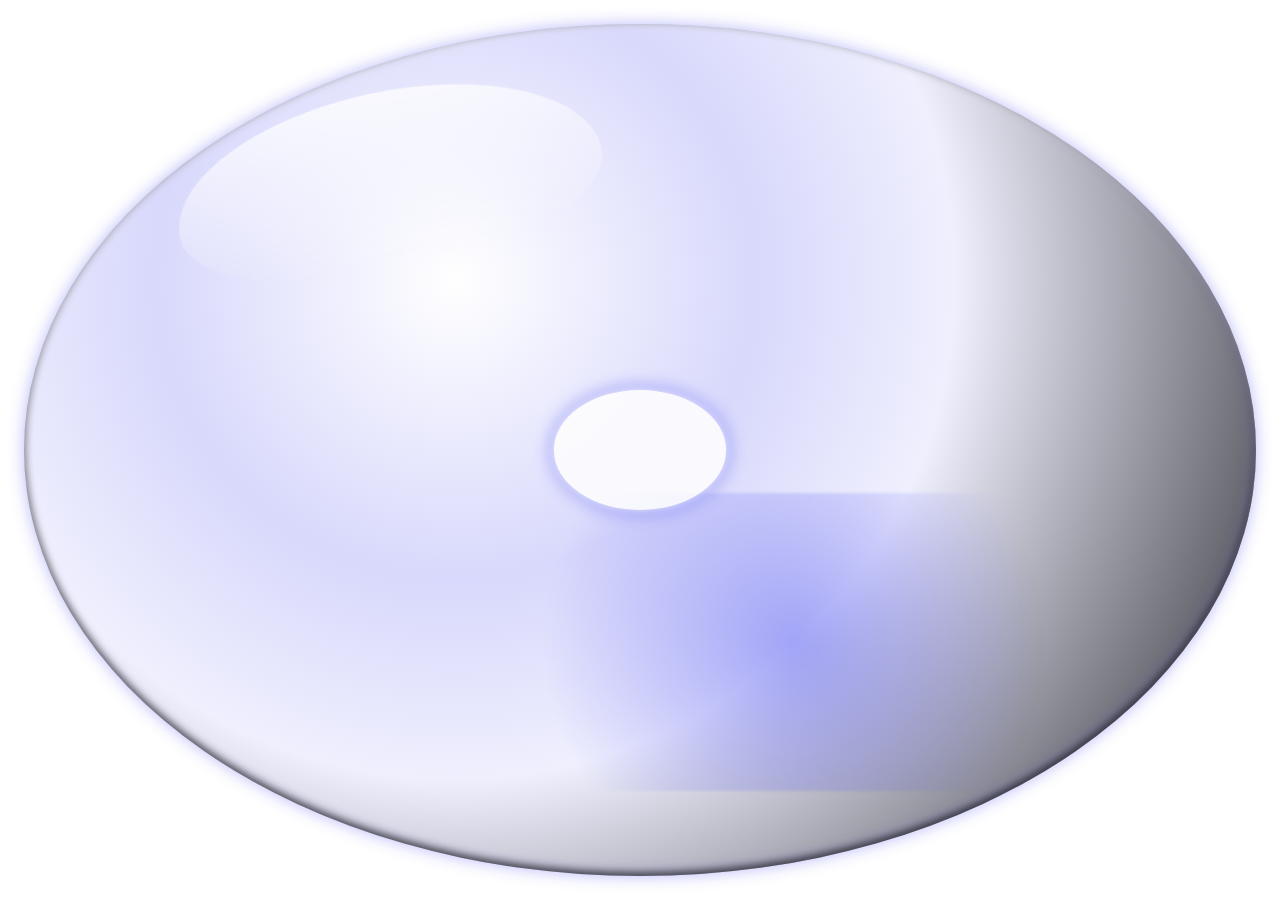
<file: apps/ApkStudio/data/projects/FloatAssist/assets/floating_ball.html>
<!DOCTYPE html>
<html>
<head>
<meta name="viewport" content="width=device-width, initial-scale=1.0, maximum-scale=1.0, user-scalable=no">
<style>
  :root {
    --color-primary: #6366f1;
    --color-primary-rgb: 99, 102, 241;
    --glow-opacity: 0.45;
  }
  * { box-sizing: border-box; margin: 0; padding: 0; }
  body { 
    margin: 0; overflow: hidden; background: transparent; 
    display: flex; align-items: center; justify-content: center; 
    height: 100vh; touch-action: none; user-select: none;
  }
  .orb-container {
    width: 100%; height: 100%; padding: 24px;
    display: flex; align-items: center; justify-content: center;
  }
  .orb-visual {
    width: 100%; height: 100%; border-radius: 50%; position: relative; overflow: hidden;
    background: radial-gradient(circle at 35% 30%, rgba(255, 255, 255, 0.45) 0%, rgba(var(--color-primary-rgb), 0.25) 30%, rgba(var(--color-primary-rgb), 0.1) 50%, rgba(9, 9, 14, 0.92) 100%);
    box-shadow: 0 0 16px rgba(var(--color-primary-rgb), var(--glow-opacity)), 
                inset 0 3px 6px rgba(255, 255, 255, 0.35), 
                inset 0 -3px 8px rgba(0, 0, 0, 0.75), 
                inset -6px -6px 12px rgba(var(--color-primary-rgb), 0.15), 
                0 0 0 1px rgba(255,255,255,0.2);
    transform-origin: center center;
    transition: transform 0.1s ease-out;
  }
  .orb-sheen {
    position: absolute; top: 8%; left: 12%; width: 35%; height: 20%;
    background: linear-gradient(to bottom, rgba(255, 255, 255, 0.75) 0%, rgba(255, 255, 255, 0) 100%);
    border-radius: 50% 50% 35% 35% / 60% 60% 40% 40%; transform: rotate(-12deg); filter: blur(0.3px);
  }
  .orb-bottom-glow {
    position: absolute; bottom: 10%; right: 15%; width: 45%; height: 35%;
    background: radial-gradient(circle, var(--color-primary) 0%, transparent 80%);
    opacity: 0.55; filter: blur(1.5px);
  }
  .orb-core {
    position: absolute; width: 14%; height: 14%; background: #ffffff; top: 43%; left: 43%;
    border-radius: 50%; box-shadow: 0 0 10px #ffffff, 0 0 20px var(--color-primary);
    opacity: 0.85; animation: orb-breathe 3s ease-in-out infinite;
  }
  @keyframes orb-breathe { 0%, 100% { transform: scale(1); opacity: 0.7; } 50% { transform: scale(1.35); opacity: 0.95; } }
</style>
</head>
<body>
  <div class="orb-container">
    <div class="orb-visual" id="orb">
      <div class="orb-sheen"></div>
      <div class="orb-bottom-glow"></div>
      <div class="orb-core"></div>
    </div>
  </div>
  <script>
    function syncSettings() {
        if(window.Service) {
            const hex = window.Service.getSettingString("ball_color", "#6366f1");
            const rgb = window.Service.getSettingString("ball_color_rgb", "99, 102, 241");
            const glow = window.Service.getSettingInt("ball_glow", 10) / 10.0;
            document.documentElement.style.setProperty('--color-primary', hex);
            document.documentElement.style.setProperty('--color-primary-rgb', rgb);
            
            // Map glow-intensity strictly to the opacity of a fixed-size shadow (caps at 0.95)
            const opacity = Math.min(0.95, 0.45 * glow);
            document.documentElement.style.setProperty('--glow-opacity', opacity);
        }
    }
    function setDeformation(stretchX, stretchY, angle) {
        document.getElementById('orb').style.transform = `rotate(${angle}deg) scale(${stretchX}, ${stretchY}) rotate(${-angle}deg)`;
    }
    function resetDeformation() {
        document.getElementById('orb').style.transform = `scale(1)`;
    }
    function squeeze() {
        document.getElementById('orb').style.transform = `scale(0.85)`;
    }
    document.addEventListener("DOMContentLoaded", syncSettings);
  </script>
</body>
</html>
</file>
<file: apps/ApkStudio/data/projects/ConjureRuntime/assets/css/style.css>
:root {
    --bg-color: #08080d;
    --card-bg: #12121a;
    --text-primary: #f5f5f7;
    --text-secondary: #a1a1aa;
    --primary-accent: #7c6cff;
    --primary-accent-strong: #5f52e8;
    --success: #34d399;
    --danger: #f87171;
    --border-color: rgba(255, 255, 255, 0.1);
    --font-main: -apple-system, BlinkMacSystemFont, "Segoe UI", sans-serif;
    --font-mono: ui-monospace, SFMono-Regular, Menlo, monospace;
    --radius-container: 20px;
}

* {
    box-sizing: border-box;
}

body {
    margin: 0;
    min-height: 100vh;
    background: var(--bg-color);
    color: var(--text-primary);
    font-family: var(--font-main);
}

.shell {
    width: min(100% - 32px, 560px);
    margin: 0 auto;
    padding: 48px 0 32px;
}

.hero {
    margin-bottom: 24px;
}

.eyebrow {
    color: var(--primary-accent);
    font-family: var(--font-mono);
    font-size: 11px;
    font-weight: 700;
    letter-spacing: 0.14em;
}

h1,
h2,
p {
    margin-top: 0;
}

h1 {
    margin-bottom: 10px;
    font-size: clamp(30px, 8vw, 46px);
    letter-spacing: -0.04em;
}

h2 {
    margin-bottom: 6px;
    font-size: 17px;
}

p {
    color: var(--text-secondary);
    font-size: 14px;
    line-height: 1.55;
}

.panel {
    margin-bottom: 16px;
    padding: 20px;
    background: var(--card-bg);
    border: 1px solid var(--border-color);
    border-radius: var(--radius-container);
}

.step {
    display: flex;
    gap: 14px;
    align-items: flex-start;
    margin-bottom: 22px;
}

.step-number {
    display: grid;
    width: 28px;
    height: 28px;
    flex: 0 0 28px;
    place-items: center;
    background: var(--primary-accent);
    border-radius: 50%;
    color: var(--text-primary);
    font-weight: 700;
}

.step p {
    margin-bottom: 0;
}

.primary-action {
    width: 100%;
    padding: 14px 16px;
    border: 0;
    border-radius: 12px;
    background: var(--primary-accent);
    color: var(--text-primary);
    cursor: pointer;
    font-size: 15px;
    font-weight: 700;
}

.primary-action:active {
    background: var(--primary-accent-strong);
}

.divider {
    display: flex;
    align-items: center;
    gap: 10px;
    margin: 18px 0;
    color: var(--text-secondary);
    font-size: 11px;
    text-transform: uppercase;
    letter-spacing: 0.08em;
}

.divider::before,
.divider::after {
    content: "";
    height: 1px;
    flex: 1;
    background: var(--border-color);
}

.url-form {
    display: flex;
    gap: 8px;
}

.url-form input {
    min-width: 0;
    flex: 1;
    padding: 13px 12px;
    border: 1px solid var(--border-color);
    border-radius: 10px;
    outline: none;
    background: var(--bg-color);
    color: var(--text-primary);
    font: 12px var(--font-mono);
}

.url-form input:focus {
    border-color: var(--primary-accent);
}

.secondary-action {
    flex: 0 0 auto;
    padding: 10px 12px;
    border: 1px solid var(--border-color);
    border-radius: 10px;
    background: var(--bg-color);
    color: var(--text-primary);
    cursor: pointer;
    font-size: 12px;
    font-weight: 700;
}

.secondary-action:active {
    border-color: var(--primary-accent);
    color: var(--primary-accent);
}

.secondary-action:disabled {
    cursor: wait;
    opacity: 0.55;
}

.port-config-grid {
    display: flex;
    gap: 8px;
    align-items: flex-end;
    margin: 12px 0 16px 0;
}

.port-field {
    flex: 1;
    display: flex;
    flex-direction: column;
    gap: 4px;
}

.port-field label {
    font-size: 11px;
    font-weight: 700;
    color: var(--text-secondary);
    text-transform: uppercase;
    letter-spacing: 0.05em;
}

.port-field input {
    padding: 8px 10px;
    border: 1px solid var(--border-color);
    border-radius: 8px;
    background: var(--bg-color);
    color: var(--text-primary);
    font-family: var(--font-mono);
    font-size: 13px;
    width: 100%;
}

.btn-save-ports {
    height: 36px;
    white-space: nowrap;
}

.active-links-box {
    margin-top: 16px;
    padding: 12px;
    background: var(--bg-color);
    border: 1px solid var(--border-color);
    border-radius: 10px;
    font-size: 12px;
}

.active-links-box strong {
    display: block;
    margin-bottom: 8px;
    color: var(--primary-accent);
}

.active-link-row {
    display: flex;
    justify-content: space-between;
    padding: 4px 0;
    font-family: var(--font-mono);
    border-bottom: 1px solid rgba(255,255,255,0.05);
}

.active-link-row:last-child {
    border-bottom: none;
}

.active-link-row a {
    color: var(--text-primary);
    text-decoration: none;
}

.active-link-row a:hover {
    color: var(--primary-accent);
}

.runtime-actions {
    display: flex;
    flex-wrap: wrap;
    gap: 8px;
    margin-top: 14px;
}

.runtime-actions .secondary-action {
    flex: 1;
}

#runtime-status-message {
    color: var(--text-secondary);
}

#runtime-status-message.runtime-online {
    color: var(--success);
}

.status-card {
    display: flex;
    flex-direction: column;
    gap: 6px;
    margin: 12px 0 16px 0;
    padding: 14px 16px;
    border: 1px solid var(--border-color);
    border-radius: 14px;
    background: var(--bg-color);
    transition: border-color 0.2s ease;
}

.status-card.running, .status-card.success {
    border-color: var(--success);
}

.status-card.error {
    border-color: var(--danger);
}

.status-header {
    display: flex;
    align-items: center;
    gap: 10px;
}

.status-badge {
    font-size: 10px;
    font-weight: 800;
    font-family: var(--font-mono);
    padding: 3px 8px;
    border-radius: 6px;
    text-transform: uppercase;
    letter-spacing: 0.05em;
    background: var(--border-color);
    color: var(--text-secondary);
}

.status-badge.running, .status-badge.success {
    background: rgba(52, 211, 153, 0.2);
    color: var(--success);
}

.status-badge.starting {
    background: rgba(251, 191, 36, 0.2);
    color: #fbbf24;
}

.status-badge.offline, .status-badge.stopped {
    background: var(--border-color);
    color: var(--text-secondary);
}

.status-badge.error {
    background: rgba(248, 113, 113, 0.2);
    color: var(--danger);
}

.btn-danger-toggle {
    background: var(--danger) !important;
}

.btn-danger-toggle:active {
    background: #dc2626 !important;
}

.btn-danger-action {
    border-color: rgba(248, 113, 113, 0.4) !important;
    color: var(--danger) !important;
}

.btn-danger-action:active {
    background: rgba(248, 113, 113, 0.15) !important;
    border-color: var(--danger) !important;
}

.status-title {
    font-size: 14px;
    color: var(--text-primary);
}

.status-message {
    color: var(--text-secondary);
    font-size: 12px;
    line-height: 1.45;
    margin-bottom: 0;
}

.secondary-panel code {
    display: inline-block;
    padding: 2px 6px;
    background: var(--bg-color);
    border: 1px solid var(--border-color);
    border-radius: 6px;
    color: var(--primary-accent);
    font-family: var(--font-mono);
    font-size: 11px;
    vertical-align: middle;
}

.secondary-panel .code-block-full {
    display: block;
    margin: 12px 0;
    padding: 10px;
    overflow-x: auto;
}

.ts-auth-box {
    margin: 12px 0;
    padding: 14px 16px;
    background: rgba(251, 191, 36, 0.1);
    border: 1px solid rgba(251, 191, 36, 0.3);
    border-radius: 12px;
}

.ts-auth-box strong {
    display: block;
    color: #fbbf24;
    margin-bottom: 4px;
    font-size: 13px;
}

.ts-auth-box p {
    font-size: 12px;
    margin-bottom: 10px;
}

.btn-ts-login {
    background: #fbbf24 !important;
    color: #000000 !important;
    font-weight: 800;
}

.btn-ts-login:active {
    background: #d97706 !important;
}

.ts-console-wrapper {
    margin-top: 14px;
    background: #000000;
    border: 1px solid var(--border-color);
    border-radius: 12px;
    overflow: hidden;
}

.ts-console-header {
    display: flex;
    justify-content: space-between;
    align-items: center;
    padding: 8px 12px;
    background: rgba(255, 255, 255, 0.05);
    border-bottom: 1px solid var(--border-color);
    font-size: 11px;
    font-weight: 700;
    color: var(--text-secondary);
    text-transform: uppercase;
    letter-spacing: 0.05em;
}

.btn-sm {
    padding: 4px 8px;
    font-size: 10px;
}

.ts-console-output {
    margin: 0;
    padding: 12px;
    height: 180px;
    overflow-y: auto;
    font-family: var(--font-mono);
    font-size: 11px;
    line-height: 1.4;
    color: #34d399;
    white-space: pre-wrap;
    word-break: break-all;
}

/* Switch Toggle Component */
.switch {
    position: relative;
    display: inline-block;
    width: 42px;
    height: 24px;
    flex-shrink: 0;
}

.switch input {
    opacity: 0;
    width: 0;
    height: 0;
}

.switch-slider {
    position: absolute;
    cursor: pointer;
    top: 0;
    left: 0;
    right: 0;
    bottom: 0;
    background-color: rgba(255, 255, 255, 0.12);
    transition: 0.25s ease;
    border-radius: 24px;
    border: 1px solid var(--border-color);
}

.switch-slider::before {
    content: "";
    position: absolute;
    height: 16px;
    width: 16px;
    left: 3px;
    bottom: 3px;
    background-color: var(--text-secondary);
    transition: 0.25s ease;
    border-radius: 50%;
}

input:checked + .switch-slider {
    background-color: var(--primary-accent);
    border-color: var(--primary-accent);
}

input:checked + .switch-slider::before {
    transform: translateX(18px);
    background-color: #ffffff;
}

/* Modal Overlay Component */
.modal-overlay {
    position: fixed;
    top: 0;
    left: 0;
    right: 0;
    bottom: 0;
    background: rgba(0, 0, 0, 0.8);
    backdrop-filter: blur(8px);
    -webkit-backdrop-filter: blur(8px);
    display: flex;
    align-items: center;
    justify-content: center;
    z-index: 9999;
    padding: 16px;
}

.modal-card {
    background: var(--card-bg);
    border: 1px solid var(--border-color);
    border-radius: var(--radius-container);
    padding: 22px;
    width: min(100%, 460px);
    box-shadow: 0 20px 40px rgba(0, 0, 0, 0.6);
}
</file>
<file: apps/ApkStudio/data/projects/FloatAssist/assets/css/style.css>
:root {
  --bg-workspace: #050508;
  --bg-card: rgba(18, 16, 28, 0.45);
  --border-glass: rgba(255, 255, 255, 0.05);
  --border-glass-active: rgba(255, 255, 255, 0.12);
  --color-primary: #6366f1;
  --color-primary-rgb: 99, 102, 241;
  --glow-color: rgba(99, 102, 241, 0.45);
  --glow-color-soft: rgba(99, 102, 241, 0.15);
}
* { box-sizing: border-box; margin: 0; padding: 0; user-select: none; -webkit-user-drag: none; -webkit-tap-highlight-color: transparent; }
body {
  background-color: var(--bg-workspace);
  background-image: radial-gradient(at 50% 0%, rgba(15, 12, 30, 0.8) 0px, transparent 60%), radial-gradient(at 100% 100%, rgba(10, 10, 24, 0.8) 0px, transparent 50%);
  color: #f3f4f6;
  font-family: -apple-system, BlinkMacSystemFont, "Segoe UI", Roboto, Helvetica, Arial, sans-serif;
  min-height: 100vh;
  padding: 48px 24px 30px 24px;
  overflow-x: hidden;
}
.dash-header { margin-bottom: 2rem; }
.dash-badge {
  display: inline-flex; align-items: center; gap: 6px;
  background: rgba(99, 102, 241, 0.1); border: 1px solid rgba(99, 102, 241, 0.2);
  padding: 4px 10px; border-radius: 30px; font-size: 10px; text-transform: uppercase;
  letter-spacing: 0.1em; color: var(--color-primary); font-weight: 600; margin-bottom: 0.75rem;
}
.dash-badge-dot {
  width: 5px; height: 5px; background-color: var(--color-primary); border-radius: 50%;
  box-shadow: 0 0 6px var(--color-primary); animation: pulse-dot 2s infinite;
}
@keyframes pulse-dot { 0% { transform: scale(1); opacity: 1; } 50% { transform: scale(1.4); opacity: 0.5; } 100% { transform: scale(1); opacity: 1; } }
.dash-title { font-size: 26px; font-weight: 700; letter-spacing: -0.02em; margin-bottom: 4px; }
.dash-desc { font-size: 13px; color: #9ca3af; font-weight: 400; line-height: 1.4; }
.dash-card {
  background: var(--bg-card); border: 1px solid var(--border-glass); border-radius: 20px;
  padding: 1.25rem; margin-bottom: 1rem; transition: border-color 0.3s ease;
}
.dash-card:active { border-color: var(--border-glass-active); }
.card-row { display: flex; align-items: center; justify-content: space-between; gap: 12px; }
.card-info { display: flex; flex-direction: column; gap: 2px; flex: 1; }
.card-title { font-size: 14px; font-weight: 600; color: #ffffff; letter-spacing: -0.01em; }
.card-desc { font-size: 12px; color: rgba(255, 255, 255, 0.45); line-height: 1.4; }

.switch { position: relative; display: inline-block; width: 44px; height: 24px; cursor: pointer; flex-shrink:0; }
.switch input { opacity: 0; width: 0; height: 0; }
.switch-slider {
  position: absolute; top: 0; left: 0; right: 0; bottom: 0;
  background: rgba(255, 255, 255, 0.06); border: 1px solid rgba(255, 255, 255, 0.1);
  border-radius: 100px; transition: all 0.3s cubic-bezier(0.2, 0.8, 0.2, 1);
}
.switch-slider::before {
  content: ""; position: absolute; height: 16px; width: 16px; left: 3px; bottom: 3px;
  background-color: #ffffff; border-radius: 50%; transition: all 0.3s cubic-bezier(0.2, 0.8, 0.2, 1);
  box-shadow: 0 2px 4px rgba(0, 0, 0, 0.3);
}
input:checked + .switch-slider { background: var(--color-primary); border-color: rgba(255, 255, 255, 0.1); box-shadow: 0 0 12px var(--glow-color); }
input:checked + .switch-slider::before { transform: translateX(20px); }

.slider-control { margin-top: 1.25rem; width: 100%; }
.slider-header { display: flex; justify-content: space-between; font-size: 12px; color: rgba(255, 255, 255, 0.6); margin-bottom: 8px; font-weight: 500; }
.slider-value { font-weight: 600; color: var(--color-primary); }
.custom-slider {
  -webkit-appearance: none; width: 100%; height: 6px; border-radius: 100px;
  background: rgba(255, 255, 255, 0.05); outline: none; border: 1px solid rgba(255, 255, 255, 0.02);
}
.custom-slider::-webkit-slider-thumb {
  -webkit-appearance: none; appearance: none; width: 18px; height: 18px; border-radius: 50%;
  background: #ffffff; border: 2px solid var(--color-primary); box-shadow: 0 0 10px var(--glow-color);
}

.color-row { display: flex; gap: 12px; margin-top: 12px; }
.color-dot {
  width: 28px; height: 28px; border-radius: 50%; border: 2px solid transparent; transition: transform 0.2s ease, border-color 0.2s;
}
.color-dot.active { border-color: #ffffff; transform: scale(1.1); }

.permission-btn {
  background: rgba(255, 255, 255, 0.03); border: 1px solid rgba(255, 255, 255, 0.06);
  padding: 8px 16px; border-radius: 12px; color: #ffffff; font-size: 12px; font-weight: 600; transition: all 0.2s;
}
.permission-btn.granted {
  background: rgba(16, 185, 129, 0.08); border-color: rgba(16, 185, 129, 0.2); color: #10b981; pointer-events: none;
}
</file>
